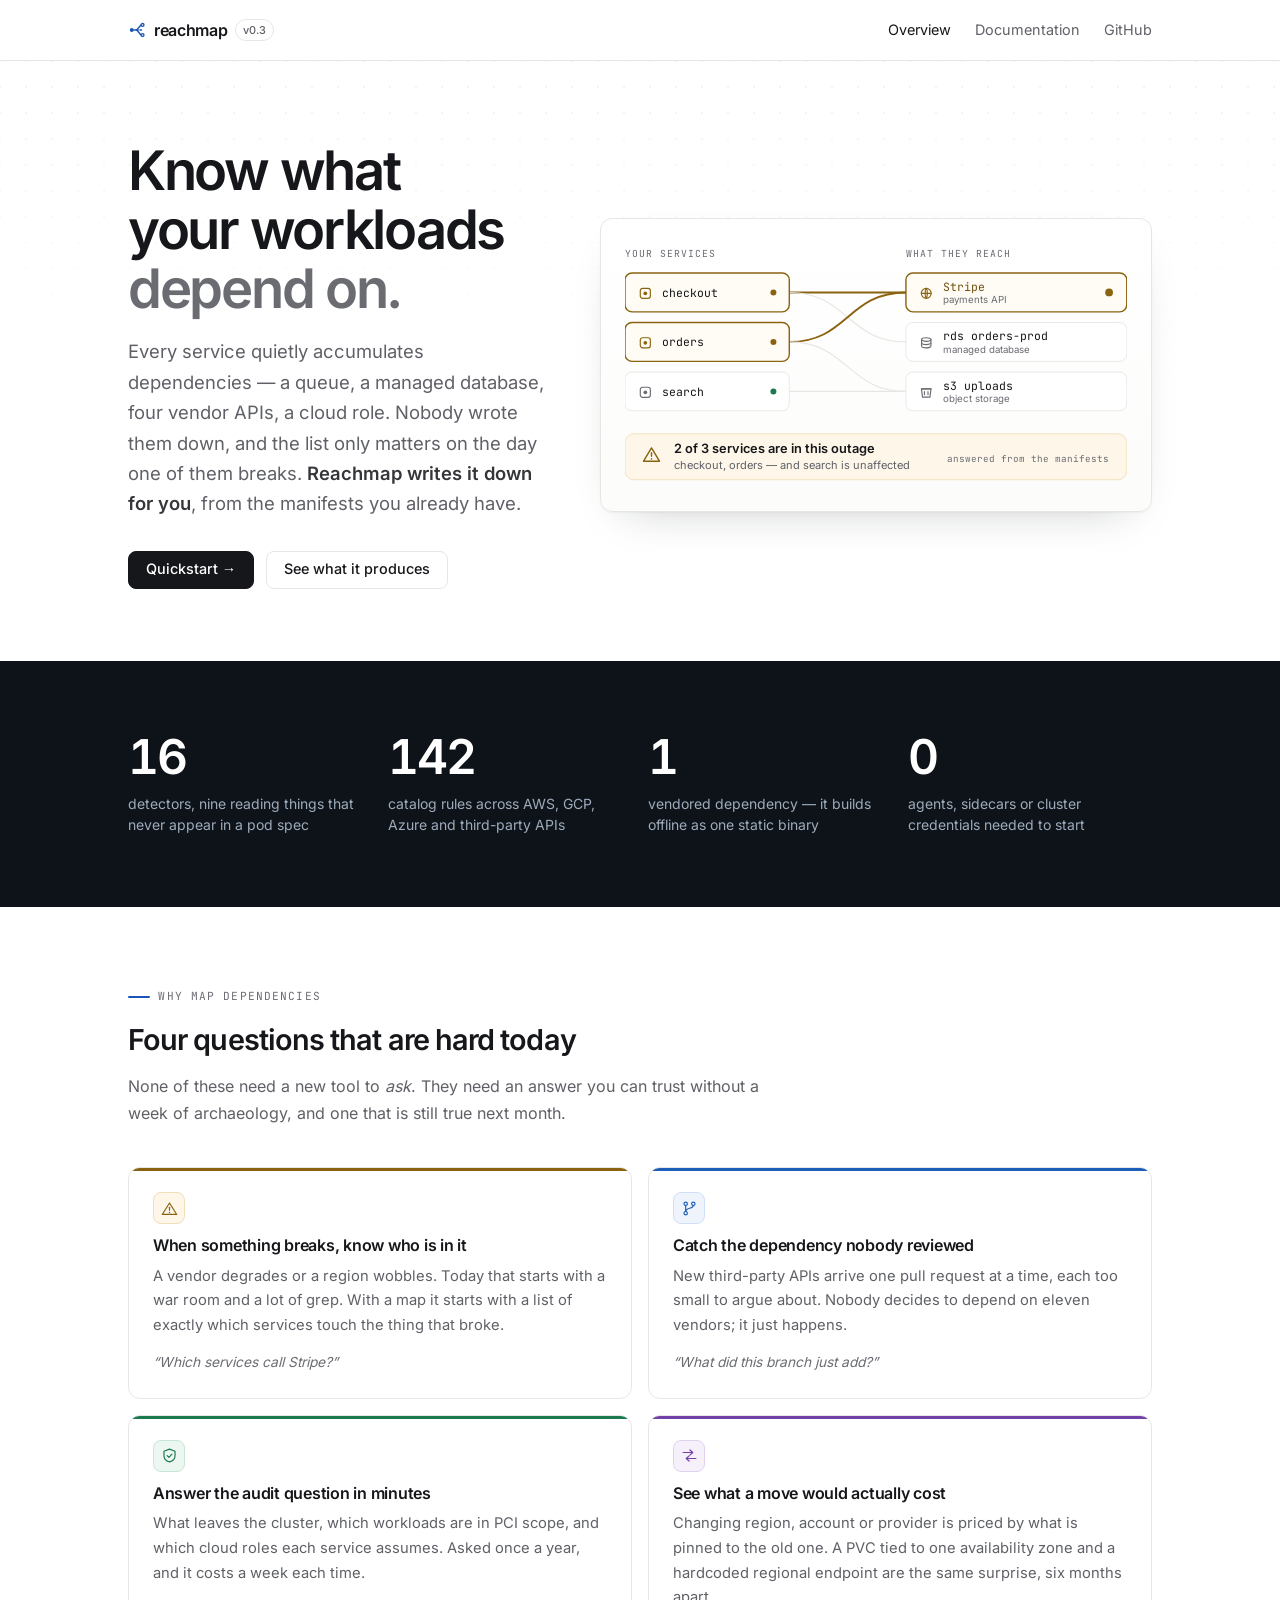
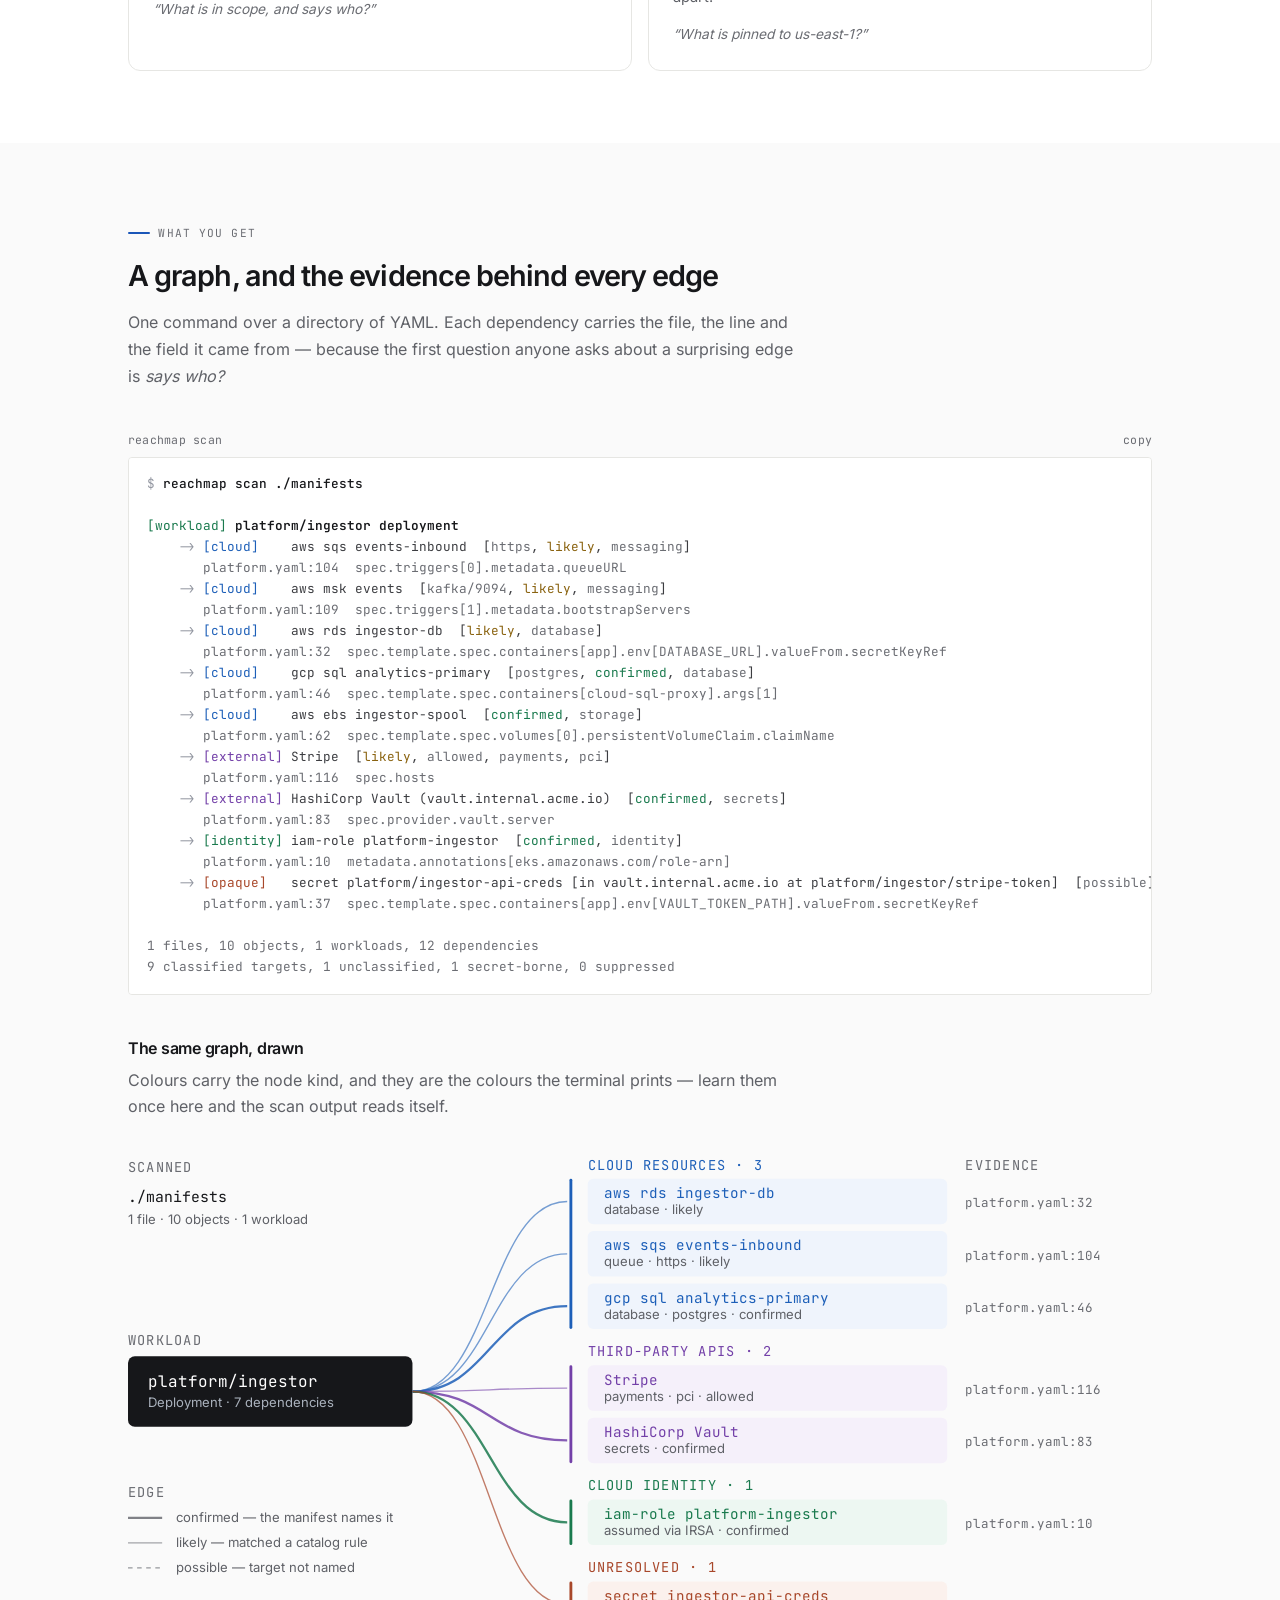
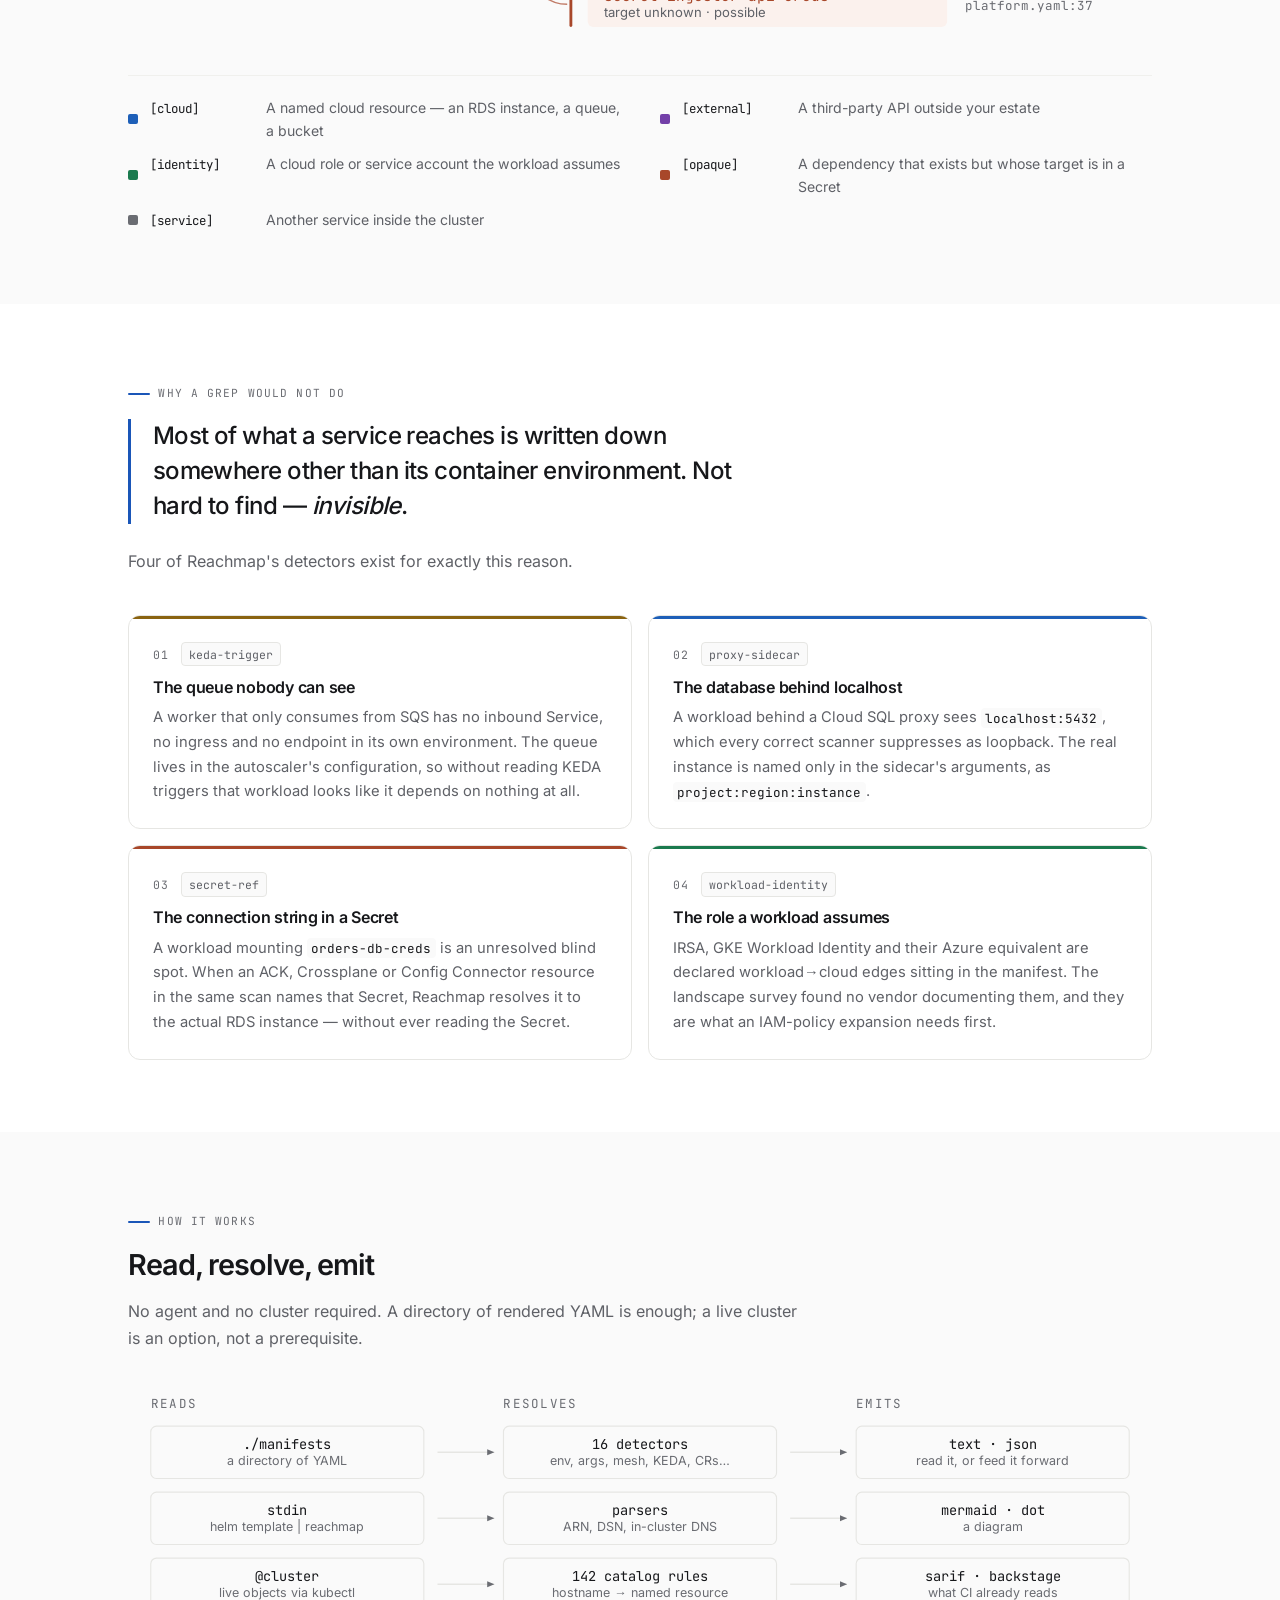
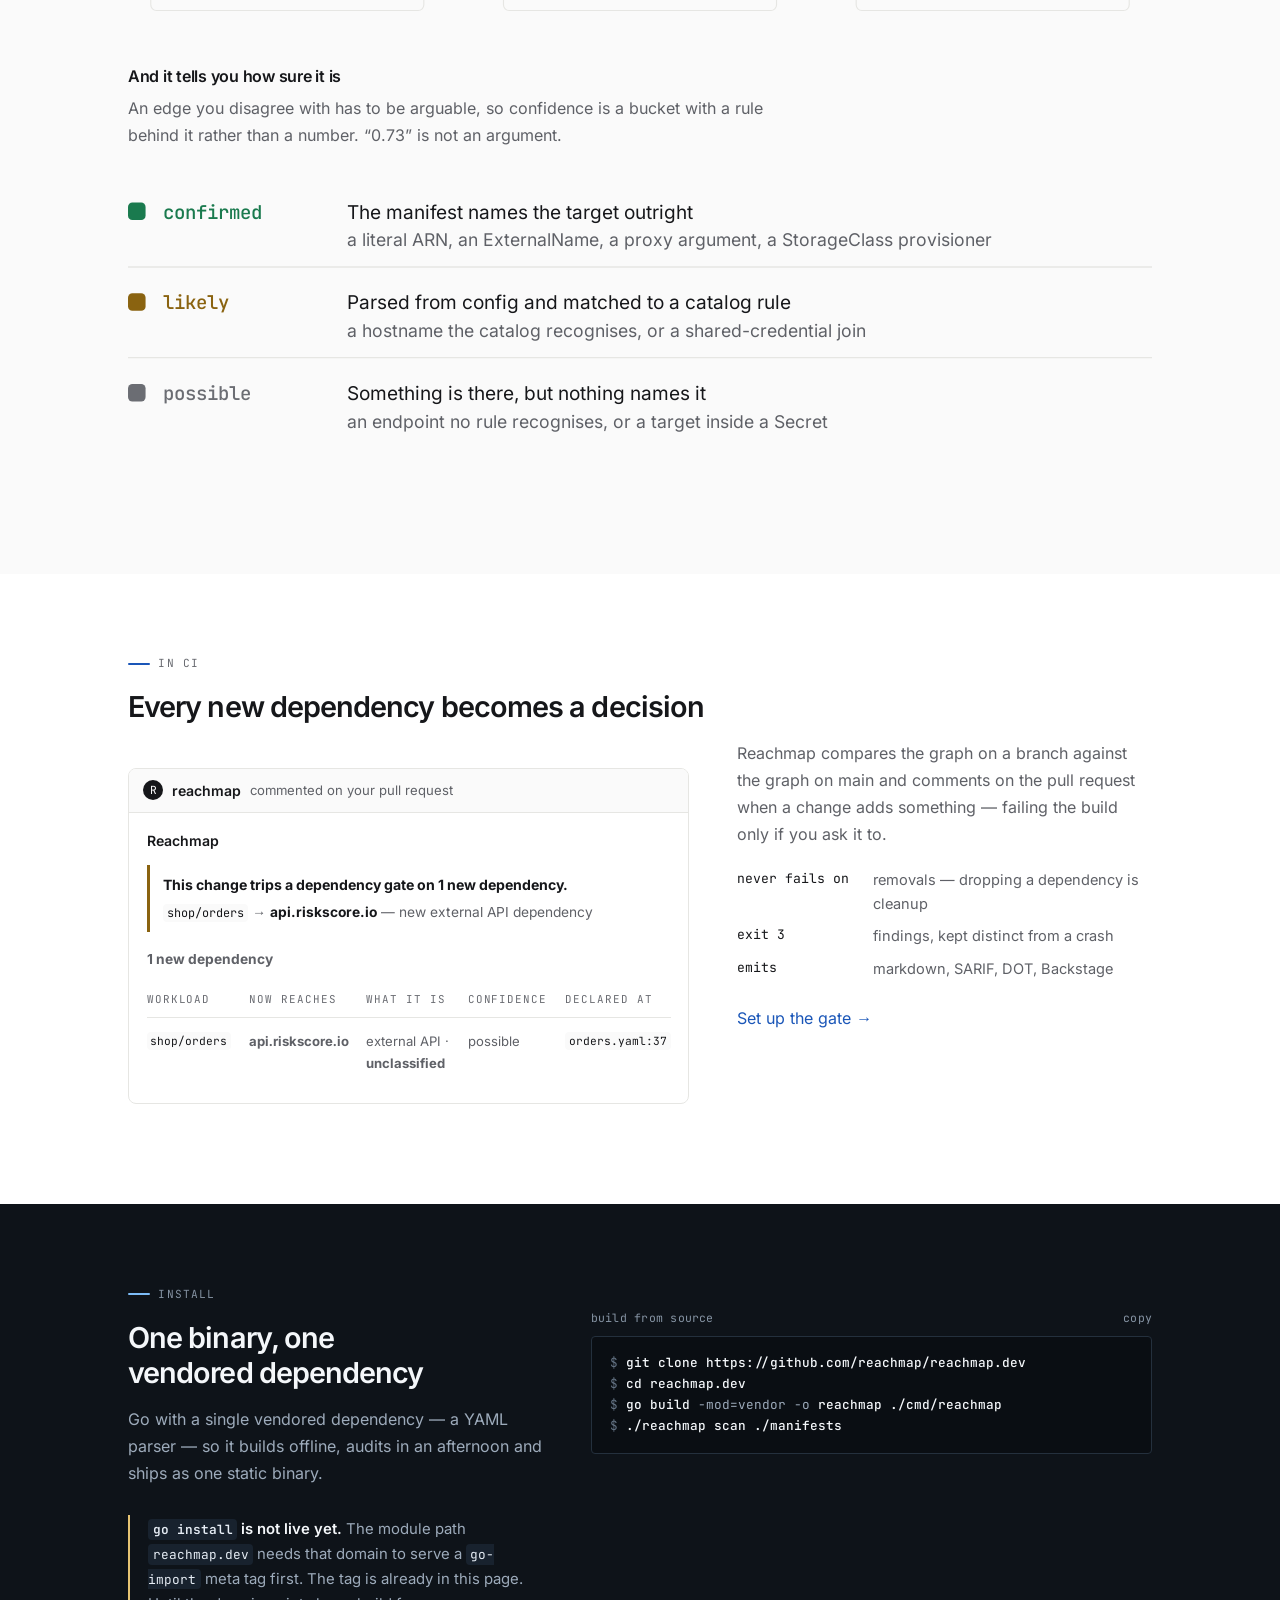
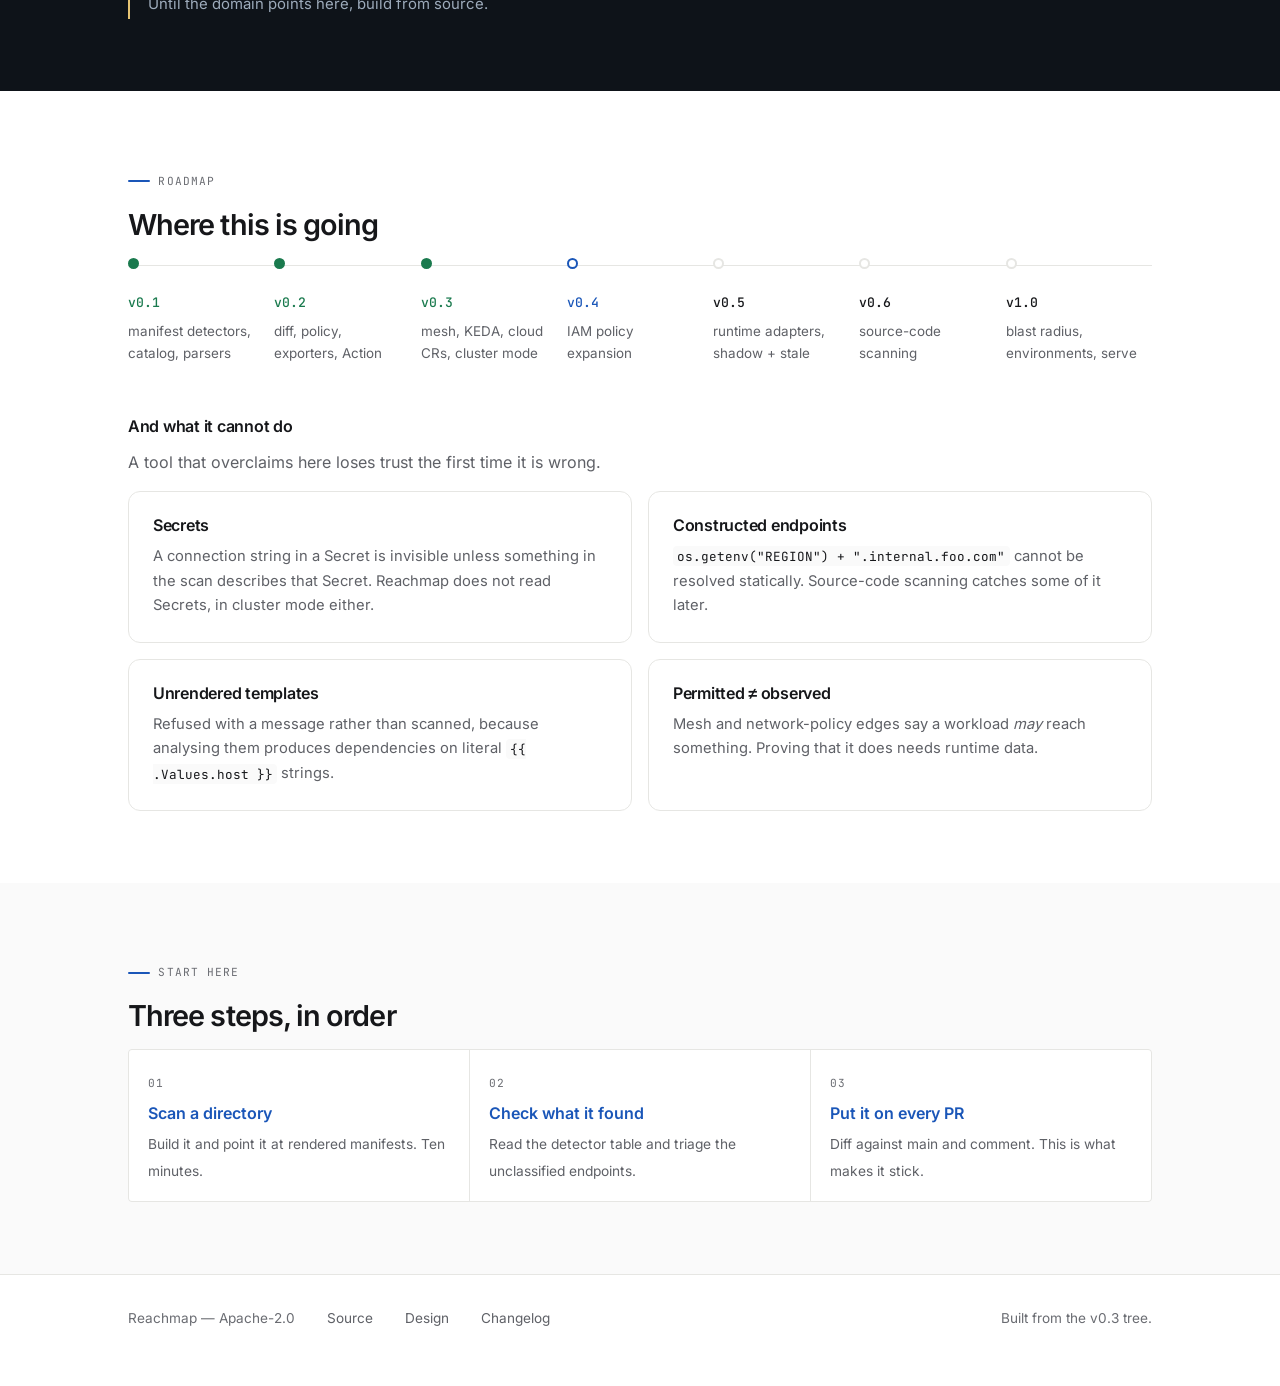
<file: index.html>
<!doctype html>
<html lang="en">
<head>
  <meta charset="utf-8">
  <meta name="viewport" content="width=device-width, initial-scale=1">
  <title>Reachmap — know what your workloads depend on</title>
  <meta name="description" content="A dependency mapper for Kubernetes. Catalogs every cloud service, internal service and third-party API your workloads reach, so you can answer what breaks when something else does — with the file and line behind every claim.">
  <meta property="og:title" content="Reachmap — know what your workloads depend on">
  <meta property="og:description" content="A dependency mapper for Kubernetes. Catalogs every cloud service, internal service and third-party API your workloads reach, so you can answer what breaks when something else does — with the file and line behind every claim.">
  <meta property="og:type" content="website">
  <meta property="og:image" content="https://reachmap.github.io/reachmap.dev-website/assets/og.png">
  <meta property="og:image:width" content="1200">
  <meta property="og:image:height" content="630">
  <meta name="twitter:card" content="summary_large_image">
  <meta name="go-import" content="reachmap.dev git https://github.com/reachmap/reachmap.dev">
  <meta name="go-source" content="reachmap.dev https://github.com/reachmap/reachmap.dev https://github.com/reachmap/reachmap.dev/tree/main{/dir} https://github.com/reachmap/reachmap.dev/blob/main{/dir}/{file}#L{line}">
  <link rel="icon" href="assets/favicon.svg" type="image/svg+xml">
  <link rel="apple-touch-icon" href="assets/icon-180.png">
  <meta name="theme-color" content="#ffffff">
  <link rel="preload" href="assets/fonts/inter-latin-var.woff2" as="font" type="font/woff2" crossorigin>
  <link rel="preload" href="assets/fonts/jetbrains-mono-latin-var.woff2" as="font" type="font/woff2" crossorigin>
  <link rel="stylesheet" href="assets/style.css">
</head>
<body>
<a class="skip" href="#main">Skip to content</a>
<header class="site-head">
  <div class="wrap">
    <a class="brand" href="index.html">
      <svg class="mark" viewBox="0 0 24 24" fill="none" stroke="currentColor" stroke-width="1.8" stroke-linecap="round" aria-hidden="true"><circle cx="5" cy="12" r="2.6" fill="currentColor" stroke="none"/><path d="M7.6 12h4"/><path d="M11.6 12 17 5.6"/><path d="M11.6 12 17 18.4"/><path d="M11.6 12H19" stroke-dasharray="2 2.4"/><circle cx="19.4" cy="5.2" r="1.9"/><circle cx="19.4" cy="18.8" r="1.9"/></svg>reachmap<span class="ver">v0.3</span>
    </a>
    <nav class="site-nav">
      <a href="index.html" class="nav-home" aria-current="page">Overview</a>
      <a href="docs/index.html">Documentation</a>
      <a class="gh" href="https://github.com/reachmap/reachmap.dev">GitHub</a>
    </nav>
  </div>
</header>
<main id="main">

<section class="hero">
  <div class="wrap">
    <div class="hero-grid">
      <div>
        <h1>Know what your workloads<br><span class="dim">depend on.</span></h1>
        <p class="lede">
          Every service quietly accumulates dependencies &mdash; a queue, a managed
          database, four vendor APIs, a cloud role. Nobody wrote them down, and the list
          only matters on the day one of them breaks.
          <strong>Reachmap writes it down for you</strong>, from the manifests you already have.
        </p>
        <div class="cta-row">
          <a class="btn btn-primary" href="docs/quickstart.html">Quickstart &rarr;</a>
          <a class="btn" href="#what-you-get">See what it produces</a>
        </div>
      </div>
      <div class="hero-art"><figure class="dia dia-seq"><div class="dia-scroll"><div class="dia-inner" style="min-width:480px"><svg class="dia-svg" viewBox="0 0 568 276" role="img" aria-labelledby="t69ee3e4d db9be7ef6" preserveAspectRatio="xMidYMid meet"><title id="t69ee3e4d">Blast radius of one degraded dependency</title><desc id="db9be7ef6">Three services on the left — checkout, orders and search — connect to three shared dependencies on the right: the Stripe payments API, a managed database and object storage. Stripe is marked as degraded, and the edges from checkout and orders to it are highlighted, showing those two services are in the outage and search is not.</desc><g class="br"><path d="M186 56.0 C252.0 56.0, 252.0 56.0, 318 56.0" pathLength="1" class="br-edge br-hot"/><path d="M186 56.0 C252.0 56.0, 252.0 56.0, 318 56.0" pathLength="1" class="br-impact"/><path d="M186 56.0 C252.0 56.0, 252.0 112.0, 318 112.0" pathLength="1" class="br-edge br-cold"/><path d="M186 112.0 C252.0 112.0, 252.0 56.0, 318 56.0" pathLength="1" class="br-edge br-hot"/><path d="M186 112.0 C252.0 112.0, 252.0 56.0, 318 56.0" pathLength="1" class="br-impact"/><path d="M186 112.0 C252.0 112.0, 252.0 168.0, 318 168.0" pathLength="1" class="br-edge br-cold"/><path d="M186 168.0 C252.0 168.0, 252.0 168.0, 318 168.0" pathLength="1" class="br-edge br-cold"/><text x="0" y="16" class="br-cap br-p1">YOUR SERVICES</text><g class="br-node br-p1 br-hit"><rect x="0" y="34" width="186" height="44" rx="8" class="br-box"/><g transform="translate(15 49)" class="g-icon " fill="none" stroke="currentColor" stroke-width="1.3" stroke-linecap="round" stroke-linejoin="round"><rect x="2.3" y="2.3" width="11.4" height="11.4" rx="2.6"/><circle cx="8" cy="8" r="2.1" fill="currentColor" stroke="none"/></g><text x="42" y="61" class="br-name">checkout</text><circle cx="168" cy="56" r="3.4" class="br-status"/></g><g class="br-node br-p1 br-hit"><rect x="0" y="90" width="186" height="44" rx="8" class="br-box"/><g transform="translate(15 105)" class="g-icon " fill="none" stroke="currentColor" stroke-width="1.3" stroke-linecap="round" stroke-linejoin="round"><rect x="2.3" y="2.3" width="11.4" height="11.4" rx="2.6"/><circle cx="8" cy="8" r="2.1" fill="currentColor" stroke="none"/></g><text x="42" y="117" class="br-name">orders</text><circle cx="168" cy="112" r="3.4" class="br-status"/></g><g class="br-node br-p1 "><rect x="0" y="146" width="186" height="44" rx="8" class="br-box"/><g transform="translate(15 161)" class="g-icon " fill="none" stroke="currentColor" stroke-width="1.3" stroke-linecap="round" stroke-linejoin="round"><rect x="2.3" y="2.3" width="11.4" height="11.4" rx="2.6"/><circle cx="8" cy="8" r="2.1" fill="currentColor" stroke="none"/></g><text x="42" y="173" class="br-name">search</text><circle cx="168" cy="168" r="3.4" class="br-status"/></g><text x="318" y="16" class="br-cap br-p1">WHAT THEY REACH</text><g class="br-node br-p1 br-down"><rect x="318" y="34" width="250" height="44" rx="8" class="br-box"/><g transform="translate(333 49)" class="g-icon " fill="none" stroke="currentColor" stroke-width="1.3" stroke-linecap="round" stroke-linejoin="round"><circle cx="8" cy="8" r="5.6"/><path d="M2.6 8h10.8"/><path d="M8 2.4c1.7 1.9 1.7 9.3 0 11.2"/><path d="M8 2.4c-1.7 1.9-1.7 9.3 0 11.2"/></g><text x="360" y="54" class="br-name">Stripe</text><text x="360" y="68" class="br-kind">payments API</text></g><g class="br-node br-p1 "><rect x="318" y="90" width="250" height="44" rx="8" class="br-box"/><g transform="translate(333 105)" class="g-icon " fill="none" stroke="currentColor" stroke-width="1.3" stroke-linecap="round" stroke-linejoin="round"><ellipse cx="8" cy="4.3" rx="5.3" ry="2"/><path d="M2.7 4.3v7.4c0 1.1 2.4 2 5.3 2s5.3-.9 5.3-2V4.3"/><path d="M2.7 8c0 1.1 2.4 2 5.3 2s5.3-.9 5.3-2"/></g><text x="360" y="110" class="br-name">rds orders-prod</text><text x="360" y="124" class="br-kind">managed database</text></g><g class="br-node br-p1 "><rect x="318" y="146" width="250" height="44" rx="8" class="br-box"/><g transform="translate(333 161)" class="g-icon " fill="none" stroke="currentColor" stroke-width="1.3" stroke-linecap="round" stroke-linejoin="round"><path d="M2.6 4.2h10.8l-1.2 9.2H3.8L2.6 4.2Z"/><path d="M2.6 4.2h10.8"/><path d="M6 7.2v3.4M10 7.2v3.4"/></g><text x="360" y="166" class="br-name">s3 uploads</text><text x="360" y="180" class="br-kind">object storage</text></g><g class="br-alarm"><circle cx="548" cy="56" r="13" class="br-ring"/><circle cx="548" cy="56" r="4.4" class="br-dot"/></g><g class="br-answer"><rect x="0" y="216" width="568" height="52" rx="10" class="br-result"/><g transform="translate(20 230)" class="br-bang" fill="none" stroke="currentColor" stroke-width="1.6" stroke-linecap="round" stroke-linejoin="round"><path d="M10 2 19 17H1L10 2Z"/><path d="M10 7.5v4"/><circle cx="10" cy="14.4" r=".9" fill="currentColor" stroke="none"/></g><text x="56" y="238" class="br-verdict">2 of 3 services are in this outage</text><text x="56" y="256" class="br-who">checkout, orders &mdash; and search is unaffected</text><text x="548" y="248" class="br-took" text-anchor="end">answered from the manifests</text></g></g></svg></div></div></figure></div>
    </div>
  </div>
</section>

<section class="band-ink">
  <div class="wrap">
    <div class="stats"><div class="stat"><span class="s-num">16<span class="s-unit"></span></span>
        <span class="s-label">detectors, nine reading things that never appear in a pod spec</span></div><div class="stat"><span class="s-num">142<span class="s-unit"></span></span>
        <span class="s-label">catalog rules across AWS, GCP, Azure and third-party APIs</span></div><div class="stat"><span class="s-num">1<span class="s-unit"></span></span>
        <span class="s-label">vendored dependency — it builds offline as one static binary</span></div><div class="stat"><span class="s-num">0<span class="s-unit"></span></span>
        <span class="s-label">agents, sidecars or cluster credentials needed to start</span></div></div>
  </div>
</section>

<section class="plain">
  <div class="wrap">
    <div class="eyebrow">Why map dependencies</div>
    <h2>Four questions that are hard today</h2>
    <p class="sec-intro">
      None of these need a new tool to <em>ask</em>. They need an answer you can trust
      without a week of archaeology, and one that is still true next month.
    </p>
    <div class="cards cards-2"><div class="card t-a"><span class="c-chip"><svg class="p-icon" viewBox="0 0 20 20" fill="none" stroke="currentColor" stroke-width="1.4" stroke-linecap="round" stroke-linejoin="round" aria-hidden="true"><path d="M10 3.5 18.5 17H1.5L10 3.5Z"/><path d="M10 8.5v3.5"/><circle cx="10" cy="14.6" r=".9" class="i-dot"/></svg></span>
        <h3>When something breaks, know who is in it</h3><p>A vendor degrades or a region wobbles. Today that starts with a war room and a lot of grep. With a map it starts with a list of exactly which services touch the thing that broke.</p><span class="c-q">&ldquo;Which services call Stripe?&rdquo;</span></div><div class="card t-b"><span class="c-chip"><svg class="p-icon" viewBox="0 0 20 20" fill="none" stroke="currentColor" stroke-width="1.4" stroke-linecap="round" stroke-linejoin="round" aria-hidden="true"><circle cx="5.5" cy="4.5" r="2"/><circle cx="5.5" cy="15.5" r="2"/><circle cx="14.5" cy="4.5" r="2"/><path d="M5.5 6.5v7"/><path d="M14.5 6.5c0 4-9 2.5-9 7"/></svg></span>
        <h3>Catch the dependency nobody reviewed</h3><p>New third-party APIs arrive one pull request at a time, each too small to argue about. Nobody decides to depend on eleven vendors; it just happens.</p><span class="c-q">&ldquo;What did this branch just add?&rdquo;</span></div><div class="card t-g"><span class="c-chip"><svg class="p-icon" viewBox="0 0 20 20" fill="none" stroke="currentColor" stroke-width="1.4" stroke-linecap="round" stroke-linejoin="round" aria-hidden="true"><path d="M10 2.5 16.5 5v5.2c0 3.6-2.6 6.2-6.5 7.3-3.9-1.1-6.5-3.7-6.5-7.3V5L10 2.5Z"/><path d="M7.2 10.1 9.3 12.2l3.6-3.8"/></svg></span>
        <h3>Answer the audit question in minutes</h3><p>What leaves the cluster, which workloads are in PCI scope, and which cloud roles each service assumes. Asked once a year, and it costs a week each time.</p><span class="c-q">&ldquo;What is in scope, and says who?&rdquo;</span></div><div class="card t-p"><span class="c-chip"><svg class="p-icon" viewBox="0 0 20 20" fill="none" stroke="currentColor" stroke-width="1.4" stroke-linecap="round" stroke-linejoin="round" aria-hidden="true"><path d="M2.5 6.5h11"/><path d="M10.5 3.5 13.8 6.5 10.5 9.5"/><path d="M17.5 13.5h-11"/><path d="M9.5 10.5 6.2 13.5 9.5 16.5"/></svg></span>
        <h3>See what a move would actually cost</h3><p>Changing region, account or provider is priced by what is pinned to the old one. A PVC tied to one availability zone and a hardcoded regional endpoint are the same surprise, six months apart.</p><span class="c-q">&ldquo;What is pinned to us-east-1?&rdquo;</span></div></div>
  </div>
</section>

<section class="band-soft" id="what-you-get">
  <div class="wrap">
    <div class="eyebrow">What you get</div>
    <h2>A graph, and the evidence behind every edge</h2>
    <p class="sec-intro">
      One command over a directory of YAML. Each dependency carries the file, the line and
      the field it came from &mdash; because the first question anyone asks about a
      surprising edge is <em>says who?</em>
    </p>

    <div class="term">
  <div class="term-bar">
    <span class="dot"></span><span class="dot"></span><span class="dot"></span>
    <span class="label">reachmap scan</span><button class="copy" type="button">copy</button>
  </div>
  <pre><code><span class="t-prompt">$</span> <span class="t-cmd">reachmap</span> <span class="t-cmd">scan</span> <span class="t-cmd">./manifests</span>

<span class="t-ident">[workload]</span><span class="t-src"> platform/ingestor deployment</span>
    <span class="t-arrow">-&gt;</span> <span class="t-cloud">[cloud]    </span>aws sqs events-inbound  [<span class="t-meta">https</span>, <span class="t-likely">likely</span>, <span class="t-meta">messaging</span>]
<span class="t-meta">       platform.yaml:104  spec.triggers[0].metadata.queueURL</span>
    <span class="t-arrow">-&gt;</span> <span class="t-cloud">[cloud]    </span>aws msk events  [<span class="t-meta">kafka/9094</span>, <span class="t-likely">likely</span>, <span class="t-meta">messaging</span>]
<span class="t-meta">       platform.yaml:109  spec.triggers[1].metadata.bootstrapServers</span>
    <span class="t-arrow">-&gt;</span> <span class="t-cloud">[cloud]    </span>aws rds ingestor-db  [<span class="t-likely">likely</span>, <span class="t-meta">database</span>]
<span class="t-meta">       platform.yaml:32  spec.template.spec.containers[app].env[DATABASE_URL].valueFrom.secretKeyRef</span>
    <span class="t-arrow">-&gt;</span> <span class="t-cloud">[cloud]    </span>gcp sql analytics-primary  [<span class="t-meta">postgres</span>, <span class="t-conf">confirmed</span>, <span class="t-meta">database</span>]
<span class="t-meta">       platform.yaml:46  spec.template.spec.containers[cloud-sql-proxy].args[1]</span>
    <span class="t-arrow">-&gt;</span> <span class="t-cloud">[cloud]    </span>aws ebs ingestor-spool  [<span class="t-conf">confirmed</span>, <span class="t-meta">storage</span>]
<span class="t-meta">       platform.yaml:62  spec.template.spec.volumes[0].persistentVolumeClaim.claimName</span>
    <span class="t-arrow">-&gt;</span> <span class="t-ext">[external] </span>Stripe  [<span class="t-likely">likely</span>, <span class="t-meta">allowed</span>, <span class="t-meta">payments</span>, <span class="t-meta">pci</span>]
<span class="t-meta">       platform.yaml:116  spec.hosts</span>
    <span class="t-arrow">-&gt;</span> <span class="t-ext">[external] </span>HashiCorp Vault (vault.internal.acme.io)  [<span class="t-conf">confirmed</span>, <span class="t-meta">secrets</span>]
<span class="t-meta">       platform.yaml:83  spec.provider.vault.server</span>
    <span class="t-arrow">-&gt;</span> <span class="t-ident">[identity] </span>iam-role platform-ingestor  [<span class="t-conf">confirmed</span>, <span class="t-meta">identity</span>]
<span class="t-meta">       platform.yaml:10  metadata.annotations[eks.amazonaws.com/role-arn]</span>
    <span class="t-arrow">-&gt;</span> <span class="t-opaque">[opaque]   </span>secret platform/ingestor-api-creds [in vault.internal.acme.io at platform/ingestor/stripe-token]  [<span class="t-poss">possible</span>]
<span class="t-meta">       platform.yaml:37  spec.template.spec.containers[app].env[VAULT_TOKEN_PATH].valueFrom.secretKeyRef</span>

<span class="t-meta">1 files, 10 objects, 1 workloads, 12 dependencies</span>
<span class="t-meta">9 classified targets, 1 unclassified, 1 secret-borne, 0 suppressed</span></code></pre>
</div>

    <h3 style="font-size:1rem; margin:2.75rem 0 .5rem">The same graph, drawn</h3>
    <p class="sec-intro" style="margin-bottom:1rem">
      Colours carry the node kind, and they are the colours the terminal prints &mdash;
      learn them once here and the scan output reads itself.
    </p>
    <figure class="dia dia-seq"><div class="dia-scroll"><div class="dia-inner" style="min-width:740px"><svg class="dia-svg" viewBox="0 0 900 424" role="img" aria-labelledby="tb25acefd dbb369de7" preserveAspectRatio="xMidYMid meet"><title id="tb25acefd">The reach graph a scan produces</title><desc id="dbb369de7">The workload platform/ingestor on the left connects to seven targets, grouped by kind: three cloud resources, two third-party APIs, one cloud identity, and one unresolved secret reference. Each target shows its category, protocol and confidence, and each carries the file and line it was found at. Edge weight shows confidence: heavier for confirmed, lighter for likely, dashed where the target could not be named.</desc><g class="rg"><g class="rg-aside" style="--i:0"><text x="0" y="14" class="rg-cap">SCANNED</text><text x="0" y="40" class="rg-src">./manifests</text><text x="0" y="60" class="rg-key">1 file &middot; 10 objects &middot; 1 workload</text><text x="0" y="166" class="rg-cap">WORKLOAD</text><rect x="0" y="176" width="250" height="62" rx="6" class="rg-wl"/><text x="18" y="203" class="rg-wl-name">platform/ingestor</text><text x="18" y="221" class="rg-wl-sub">Deployment &middot; 7 dependencies</text></g><text x="736" y="12" class="rg-cap rg-ev-cap rg-aside" style="--i:0">EVIDENCE</text><g class="rg-grp" style="--i:1"><rect x="388" y="20" width="2.5" height="132" rx="1.25" class="rg-rail rg-cloud"/><text x="404" y="12" class="rg-cap rg-cloud">CLOUD RESOURCES &middot; 3</text></g><g class="rg-row" style="--i:2"><path d="M250 207 C318.0 207, 318.0 40.0, 386 40.0" pathLength="1" class="rg-edge rg-likely e-cloud"/><rect x="404" y="20" width="316" height="40" rx="5" class="rg-node rg-cloud"/><text x="418" y="37" class="rg-name rg-cloud">aws rds ingestor-db</text><text x="418" y="51" class="rg-sub">database · likely</text><text x="736" y="45" class="rg-ev">platform.yaml:32</text></g><g class="rg-row" style="--i:3"><path d="M250 207 C318.0 207, 318.0 86.0, 386 86.0" pathLength="1" class="rg-edge rg-likely e-cloud"/><rect x="404" y="66" width="316" height="40" rx="5" class="rg-node rg-cloud"/><text x="418" y="83" class="rg-name rg-cloud">aws sqs events-inbound</text><text x="418" y="97" class="rg-sub">queue · https · likely</text><text x="736" y="91" class="rg-ev">platform.yaml:104</text></g><g class="rg-row" style="--i:4"><path d="M250 207 C318.0 207, 318.0 132.0, 386 132.0" pathLength="1" class="rg-edge rg-conf e-cloud"/><rect x="404" y="112" width="316" height="40" rx="5" class="rg-node rg-cloud"/><text x="418" y="129" class="rg-name rg-cloud">gcp sql analytics-primary</text><text x="418" y="143" class="rg-sub">database · postgres · confirmed</text><text x="736" y="137" class="rg-ev">platform.yaml:46</text></g><g class="rg-grp" style="--i:5"><rect x="388" y="184" width="2.5" height="86" rx="1.25" class="rg-rail rg-ext"/><text x="404" y="176" class="rg-cap rg-ext">THIRD-PARTY APIS &middot; 2</text></g><g class="rg-row" style="--i:6"><path d="M250 207 C318.0 207, 318.0 204.0, 386 204.0" pathLength="1" class="rg-edge rg-likely e-ext"/><rect x="404" y="184" width="316" height="40" rx="5" class="rg-node rg-ext"/><text x="418" y="201" class="rg-name rg-ext">Stripe</text><text x="418" y="215" class="rg-sub">payments · pci · allowed</text><text x="736" y="209" class="rg-ev">platform.yaml:116</text></g><g class="rg-row" style="--i:7"><path d="M250 207 C318.0 207, 318.0 250.0, 386 250.0" pathLength="1" class="rg-edge rg-conf e-ext"/><rect x="404" y="230" width="316" height="40" rx="5" class="rg-node rg-ext"/><text x="418" y="247" class="rg-name rg-ext">HashiCorp Vault</text><text x="418" y="261" class="rg-sub">secrets · confirmed</text><text x="736" y="255" class="rg-ev">platform.yaml:83</text></g><g class="rg-grp" style="--i:8"><rect x="388" y="302" width="2.5" height="40" rx="1.25" class="rg-rail rg-ident"/><text x="404" y="294" class="rg-cap rg-ident">CLOUD IDENTITY &middot; 1</text></g><g class="rg-row" style="--i:9"><path d="M250 207 C318.0 207, 318.0 322.0, 386 322.0" pathLength="1" class="rg-edge rg-conf e-ident"/><rect x="404" y="302" width="316" height="40" rx="5" class="rg-node rg-ident"/><text x="418" y="319" class="rg-name rg-ident">iam-role platform-ingestor</text><text x="418" y="333" class="rg-sub">assumed via IRSA · confirmed</text><text x="736" y="327" class="rg-ev">platform.yaml:10</text></g><g class="rg-grp" style="--i:10"><rect x="388" y="374" width="2.5" height="40" rx="1.25" class="rg-rail rg-opaque"/><text x="404" y="366" class="rg-cap rg-opaque">UNRESOLVED &middot; 1</text></g><g class="rg-row" style="--i:11"><path d="M250 207 C318.0 207, 318.0 394.0, 386 394.0" pathLength="1" class="rg-edge rg-poss e-opaque"/><rect x="404" y="374" width="316" height="40" rx="5" class="rg-node rg-opaque"/><text x="418" y="391" class="rg-name rg-opaque">secret ingestor-api-creds</text><text x="418" y="405" class="rg-sub">target unknown · possible</text><text x="736" y="399" class="rg-ev">platform.yaml:37</text></g><g class="rg-aside" style="--i:12"><text x="0" y="300" class="rg-cap">EDGE</text><line x1="0" y1="318" x2="30" y2="318" class="rg-edge rg-conf rg-key-line"/><text x="42" y="322" class="rg-key">confirmed — the manifest names it</text><line x1="0" y1="340" x2="30" y2="340" class="rg-edge rg-likely rg-key-line"/><text x="42" y="344" class="rg-key">likely — matched a catalog rule</text><line x1="0" y1="362" x2="30" y2="362" class="rg-edge rg-poss rg-key-line"/><text x="42" y="366" class="rg-key">possible — target not named</text></g></g></svg></div></div></figure>
    <div class="legend legend-wide"><div class="lg-row"><span class="lg-swatch lg-cloud"></span><code class="lg-tag">[cloud]</code><span class="lg-desc">A named cloud resource — an RDS instance, a queue, a bucket</span></div><div class="lg-row"><span class="lg-swatch lg-ext"></span><code class="lg-tag">[external]</code><span class="lg-desc">A third-party API outside your estate</span></div><div class="lg-row"><span class="lg-swatch lg-ident"></span><code class="lg-tag">[identity]</code><span class="lg-desc">A cloud role or service account the workload assumes</span></div><div class="lg-row"><span class="lg-swatch lg-opaque"></span><code class="lg-tag">[opaque]</code><span class="lg-desc">A dependency that exists but whose target is in a Secret</span></div><div class="lg-row"><span class="lg-swatch lg-svc"></span><code class="lg-tag">[service]</code><span class="lg-desc">Another service inside the cluster</span></div></div>
  </div>
</section>

<section class="plain">
  <div class="wrap">
    <div class="eyebrow">Why a grep would not do</div>
    <p class="pull">
      Most of what a service reaches is written down somewhere other than its container
      environment. Not hard to find &mdash; <em>invisible</em>.
    </p>
    <p class="sec-intro">
      Four of Reachmap's detectors exist for exactly this reason.
    </p>
    <div class="cards cards-2"><div class="card t-a"><span class="c-num">01</span>
        <span class="c-det">keda-trigger</span>
        <h3 style="margin-top:.7rem">The queue nobody can see</h3><p>A worker that only consumes from SQS has no inbound Service, no ingress and no endpoint in its own environment. The queue lives in the autoscaler's configuration, so without reading KEDA triggers that workload looks like it depends on nothing at all.</p></div><div class="card t-b"><span class="c-num">02</span>
        <span class="c-det">proxy-sidecar</span>
        <h3 style="margin-top:.7rem">The database behind localhost</h3><p>A workload behind a Cloud SQL proxy sees <code>localhost:5432</code>, which every correct scanner suppresses as loopback. The real instance is named only in the sidecar's arguments, as <code>project:region:instance</code>.</p></div><div class="card t-c"><span class="c-num">03</span>
        <span class="c-det">secret-ref</span>
        <h3 style="margin-top:.7rem">The connection string in a Secret</h3><p>A workload mounting <code>orders-db-creds</code> is an unresolved blind spot. When an ACK, Crossplane or Config Connector resource in the same scan names that Secret, Reachmap resolves it to the actual RDS instance &mdash; without ever reading the Secret.</p></div><div class="card t-g"><span class="c-num">04</span>
        <span class="c-det">workload-identity</span>
        <h3 style="margin-top:.7rem">The role a workload assumes</h3><p>IRSA, GKE Workload Identity and their Azure equivalent are declared workload&rarr;cloud edges sitting in the manifest. The landscape survey found no vendor documenting them, and they are what an IAM-policy expansion needs first.</p></div></div>
  </div>
</section>

<section class="band-soft">
  <div class="wrap">
    <div class="eyebrow">How it works</div>
    <h2>Read, resolve, emit</h2>
    <p class="sec-intro">
      No agent and no cluster required. A directory of rendered YAML is enough; a live
      cluster is an option, not a prerequisite.
    </p>
    <figure class="dia "><div class="dia-scroll"><div class="dia-inner" style="min-width:810px"><svg class="dia-svg" viewBox="0 0 900 200" role="img" aria-labelledby="t179f091a dc845013e" preserveAspectRatio="xMidYMid meet"><title id="t179f091a">How a scan flows</title><desc id="dc845013e">Three stages. Reads: a manifest directory, stdin, or a live cluster. Resolves: sixteen detectors, the ARN and DSN parsers, and 142 catalog rules. Emits: text and JSON, Mermaid and DOT diagrams, SARIF and Backstage entities.</desc><defs><marker id="rm-arrow" viewBox="0 0 8 8" refX="7" refY="4" markerWidth="6" markerHeight="6" orient="auto"><path d="M0 1 L7 4 L0 7" class="e-head"/></marker></defs><g><text x="20" y="14" class="d-cap">READS</text><rect x="20" y="30" width="240" height="46" rx="5" class="n-box stage"/><text x="140.0" y="50.0" class="n-label stage">./manifests</text><text x="140.0" y="64.0" class="n-sub">a directory of YAML</text><rect x="20" y="88" width="240" height="46" rx="5" class="n-box stage"/><text x="140.0" y="108.0" class="n-label stage">stdin</text><text x="140.0" y="122.0" class="n-sub">helm template | reachmap</text><rect x="20" y="146" width="240" height="46" rx="5" class="n-box stage"/><text x="140.0" y="166.0" class="n-label stage">@cluster</text><text x="140.0" y="180.0" class="n-sub">live objects via kubectl</text><text x="330" y="14" class="d-cap">RESOLVES</text><rect x="330" y="30" width="240" height="46" rx="5" class="n-box stage"/><text x="450.0" y="50.0" class="n-label stage">16 detectors</text><text x="450.0" y="64.0" class="n-sub">env, args, mesh, KEDA, CRs…</text><rect x="330" y="88" width="240" height="46" rx="5" class="n-box stage"/><text x="450.0" y="108.0" class="n-label stage">parsers</text><text x="450.0" y="122.0" class="n-sub">ARN, DSN, in-cluster DNS</text><rect x="330" y="146" width="240" height="46" rx="5" class="n-box stage"/><text x="450.0" y="166.0" class="n-label stage">142 catalog rules</text><text x="450.0" y="180.0" class="n-sub">hostname → named resource</text><text x="640" y="14" class="d-cap">EMITS</text><rect x="640" y="30" width="240" height="46" rx="5" class="n-box stage"/><text x="760.0" y="50.0" class="n-label stage">text · json</text><text x="760.0" y="64.0" class="n-sub">read it, or feed it forward</text><rect x="640" y="88" width="240" height="46" rx="5" class="n-box stage"/><text x="760.0" y="108.0" class="n-label stage">mermaid · dot</text><text x="760.0" y="122.0" class="n-sub">a diagram</text><rect x="640" y="146" width="240" height="46" rx="5" class="n-box stage"/><text x="760.0" y="166.0" class="n-label stage">sarif · backstage</text><text x="760.0" y="180.0" class="n-sub">what CI already reads</text><path d="M272 53 H322" class="e-line e-arrow pl-flow" marker-end="url(#rm-arrow)"/><path d="M582 53 H632" class="e-line e-arrow pl-flow" marker-end="url(#rm-arrow)"/><path d="M272 111 H322" class="e-line e-arrow pl-flow" marker-end="url(#rm-arrow)"/><path d="M582 111 H632" class="e-line e-arrow pl-flow" marker-end="url(#rm-arrow)"/><path d="M272 169 H322" class="e-line e-arrow pl-flow" marker-end="url(#rm-arrow)"/><path d="M582 169 H632" class="e-line e-arrow pl-flow" marker-end="url(#rm-arrow)"/></g></svg></div></div></figure>

    <h3 style="font-size:1rem; margin:3rem 0 .5rem">And it tells you how sure it is</h3>
    <p class="sec-intro" style="margin-bottom:0.5rem">
      An edge you disagree with has to be arguable, so confidence is a bucket with a rule
      behind it rather than a number. &ldquo;0.73&rdquo; is not an argument.
    </p>
    <figure class="dia "><div class="dia-scroll"><div class="dia-inner" style="min-width:600px"><svg class="dia-svg" viewBox="0 0 700 192" role="img" aria-labelledby="tdf0e5762 dc0396b10" preserveAspectRatio="xMidYMid meet"><title id="tdf0e5762">The three confidence buckets</title><desc id="dc0396b10">Confirmed: the manifest names the target outright. Likely: parsed from config and matched to a catalog rule. Possible: something is there but nothing names it.</desc><g><rect x="0" y="12" width="12" height="12" rx="3" class="cf-chip cf-conf"/><text x="24" y="23" class="cf-name cf-conf">confirmed</text><text x="150" y="23" class="cf-claim">The manifest names the target outright</text><text x="150" y="42" class="cf-eg">a literal ARN, an ExternalName, a proxy argument, a StorageClass provisioner</text><line x1="0" y1="56" x2="700" y2="56" class="d-rule"/><rect x="0" y="74" width="12" height="12" rx="3" class="cf-chip cf-likely"/><text x="24" y="85" class="cf-name cf-likely">likely</text><text x="150" y="85" class="cf-claim">Parsed from config and matched to a catalog rule</text><text x="150" y="104" class="cf-eg">a hostname the catalog recognises, or a shared-credential join</text><line x1="0" y1="118" x2="700" y2="118" class="d-rule"/><rect x="0" y="136" width="12" height="12" rx="3" class="cf-chip cf-poss"/><text x="24" y="147" class="cf-name cf-poss">possible</text><text x="150" y="147" class="cf-claim">Something is there, but nothing names it</text><text x="150" y="166" class="cf-eg">an endpoint no rule recognises, or a target inside a Secret</text></g></svg></div></div></figure>
  </div>
</section>

<section class="plain">
  <div class="wrap">
    <div class="eyebrow">In CI</div>
    <h2>Every new dependency becomes a decision</h2>
    <div class="split split-rev">
      <div><div class="pr-mock" aria-label="Illustration of the pull-request comment Reachmap leaves">
  <div class="pr-head">
    <span class="pr-avatar" aria-hidden="true">R</span>
    <span class="pr-who">reachmap</span>
    <span class="pr-when">commented on your pull request</span>
  </div>
  <div class="pr-body">
    <p class="pr-title">Reachmap</p>
    <div class="pr-warn">
      <strong>This change trips a dependency gate on 1 new dependency.</strong>
      <div><code>shop/orders</code> &rarr; <strong>api.riskscore.io</strong> &mdash; new external API dependency</div>
    </div>
    <p class="pr-sub"><strong>1 new dependency</strong></p>
    <div class="table-scroll"><table>
  <thead><tr><th>Workload</th><th>Now reaches</th><th>What it is</th><th>Confidence</th><th>Declared at</th></tr></thead>
  <tbody><tr>
    <td><code>shop/orders</code></td>
    <td><strong>api.riskscore.io</strong></td>
    <td>external API &middot; <strong>unclassified</strong></td>
    <td>possible</td>
    <td><code>orders.yaml:37</code></td>
  </tr></tbody>
</table></div>
  </div>
</div></div>
      <div>
        <p class="sec-intro">
          Reachmap compares the graph on a branch against the graph on main and comments on
          the pull request when a change adds something &mdash; failing the build only if
          you ask it to.
        </p>
        <dl class="kv" style="margin-bottom:1.5rem">
          <dt>never fails on</dt><dd>removals &mdash; dropping a dependency is cleanup</dd>
          <dt>exit 3</dt><dd>findings, kept distinct from a crash</dd>
          <dt>emits</dt><dd>markdown, SARIF, DOT, Backstage</dd>
        </dl>
        <p><a href="docs/ci.html">Set up the gate &rarr;</a></p>
      </div>
    </div>
  </div>
</section>

<section class="band-ink">
  <div class="wrap">
    <div class="split">
      <div>
        <div class="eyebrow">Install</div>
        <h2>One binary, one vendored dependency</h2>
        <p class="sec-intro">
          Go with a single vendored dependency &mdash; a YAML parser &mdash; so it builds
          offline, audits in an afternoon and ships as one static binary.
        </p>
        <div class="note warn" style="margin-bottom:0">
          <strong><code>go install</code> is not live yet.</strong> The module path
          <code>reachmap.dev</code> needs that domain to serve a <code>go-import</code> meta
          tag first. The tag is already in this page. Until the domain points here, build
          from source.
        </div>
      </div>
      <div><div class="term">
  <div class="term-bar">
    <span class="dot"></span><span class="dot"></span><span class="dot"></span>
    <span class="label">build from source</span><button class="copy" type="button">copy</button>
  </div>
  <pre><code><span class="t-prompt">$</span> <span class="t-cmd">git</span> <span class="t-cmd">clone</span> <span class="t-cmd">https://github.com/reachmap/reachmap.dev</span>
<span class="t-prompt">$</span> <span class="t-cmd">cd</span> <span class="t-cmd">reachmap.dev</span>
<span class="t-prompt">$</span> <span class="t-cmd">go</span> <span class="t-cmd">build</span> <span class="t-flag">-mod=vendor</span> <span class="t-flag">-o</span> <span class="t-cmd">reachmap</span> <span class="t-cmd">./cmd/reachmap</span>
<span class="t-prompt">$</span> <span class="t-cmd">./reachmap</span> <span class="t-cmd">scan</span> <span class="t-cmd">./manifests</span></code></pre>
</div></div>
    </div>
  </div>
</section>

<section class="plain">
  <div class="wrap">
    <div class="eyebrow">Roadmap</div>
    <h2>Where this is going</h2>
    <div class="road"><div class="road-step done"><span class="r-ver">v0.1</span>
        <span class="r-what">manifest detectors, catalog, parsers</span></div><div class="road-step done"><span class="r-ver">v0.2</span>
        <span class="r-what">diff, policy, exporters, Action</span></div><div class="road-step done"><span class="r-ver">v0.3</span>
        <span class="r-what">mesh, KEDA, cloud CRs, cluster mode</span></div><div class="road-step now"><span class="r-ver">v0.4</span>
        <span class="r-what">IAM policy expansion</span></div><div class="road-step "><span class="r-ver">v0.5</span>
        <span class="r-what">runtime adapters, shadow + stale</span></div><div class="road-step "><span class="r-ver">v0.6</span>
        <span class="r-what">source-code scanning</span></div><div class="road-step "><span class="r-ver">v1.0</span>
        <span class="r-what">blast radius, environments, serve</span></div></div>

    <h3 style="font-size:1rem; margin:3.25rem 0 .75rem">And what it cannot do</h3>
    <p class="sec-intro" style="margin-bottom:1rem">
      A tool that overclaims here loses trust the first time it is wrong.
    </p>
    <div class="cards cards-2">
      <div class="card"><h3>Secrets</h3><p>A connection string in a Secret is invisible unless
      something in the scan describes that Secret. Reachmap does not read Secrets, in cluster
      mode either.</p></div>
      <div class="card"><h3>Constructed endpoints</h3><p><code>os.getenv("REGION") +
      ".internal.foo.com"</code> cannot be resolved statically. Source-code scanning catches
      some of it later.</p></div>
      <div class="card"><h3>Unrendered templates</h3><p>Refused with a message rather than
      scanned, because analysing them produces dependencies on literal
      <code>&#123;&#123; .Values.host &#125;&#125;</code> strings.</p></div>
      <div class="card"><h3>Permitted &ne; observed</h3><p>Mesh and network-policy edges say a
      workload <em>may</em> reach something. Proving that it does needs runtime data.</p></div>
    </div>
  </div>
</section>

<section class="band-soft">
  <div class="wrap">
    <div class="eyebrow">Start here</div>
    <h2>Three steps, in order</h2>
    <div class="next">
      <a href="docs/quickstart.html">
        <span class="n-step">01</span>
        <span class="n-name">Scan a directory</span>
        <span class="n-why">Build it and point it at rendered manifests. Ten minutes.</span>
      </a>
      <a href="docs/detectors.html">
        <span class="n-step">02</span>
        <span class="n-name">Check what it found</span>
        <span class="n-why">Read the detector table and triage the unclassified endpoints.</span>
      </a>
      <a href="docs/ci.html">
        <span class="n-step">03</span>
        <span class="n-name">Put it on every PR</span>
        <span class="n-why">Diff against main and comment. This is what makes it stick.</span>
      </a>
    </div>
  </div>
</section>

</main>
<footer class="site-foot">
  <div class="wrap">
    <span>Reachmap &mdash; Apache-2.0</span>
    <a href="https://github.com/reachmap/reachmap.dev">Source</a>
    <a href="https://github.com/reachmap/reachmap.dev/blob/main/docs/DESIGN.md">Design</a>
    <a href="https://github.com/reachmap/reachmap.dev/blob/main/CHANGELOG.md">Changelog</a>
    <span class="spacer">Built from the v0.3 tree.</span>
  </div>
</footer>
<script src="assets/site.js"></script>
</body>
</html>
</file>
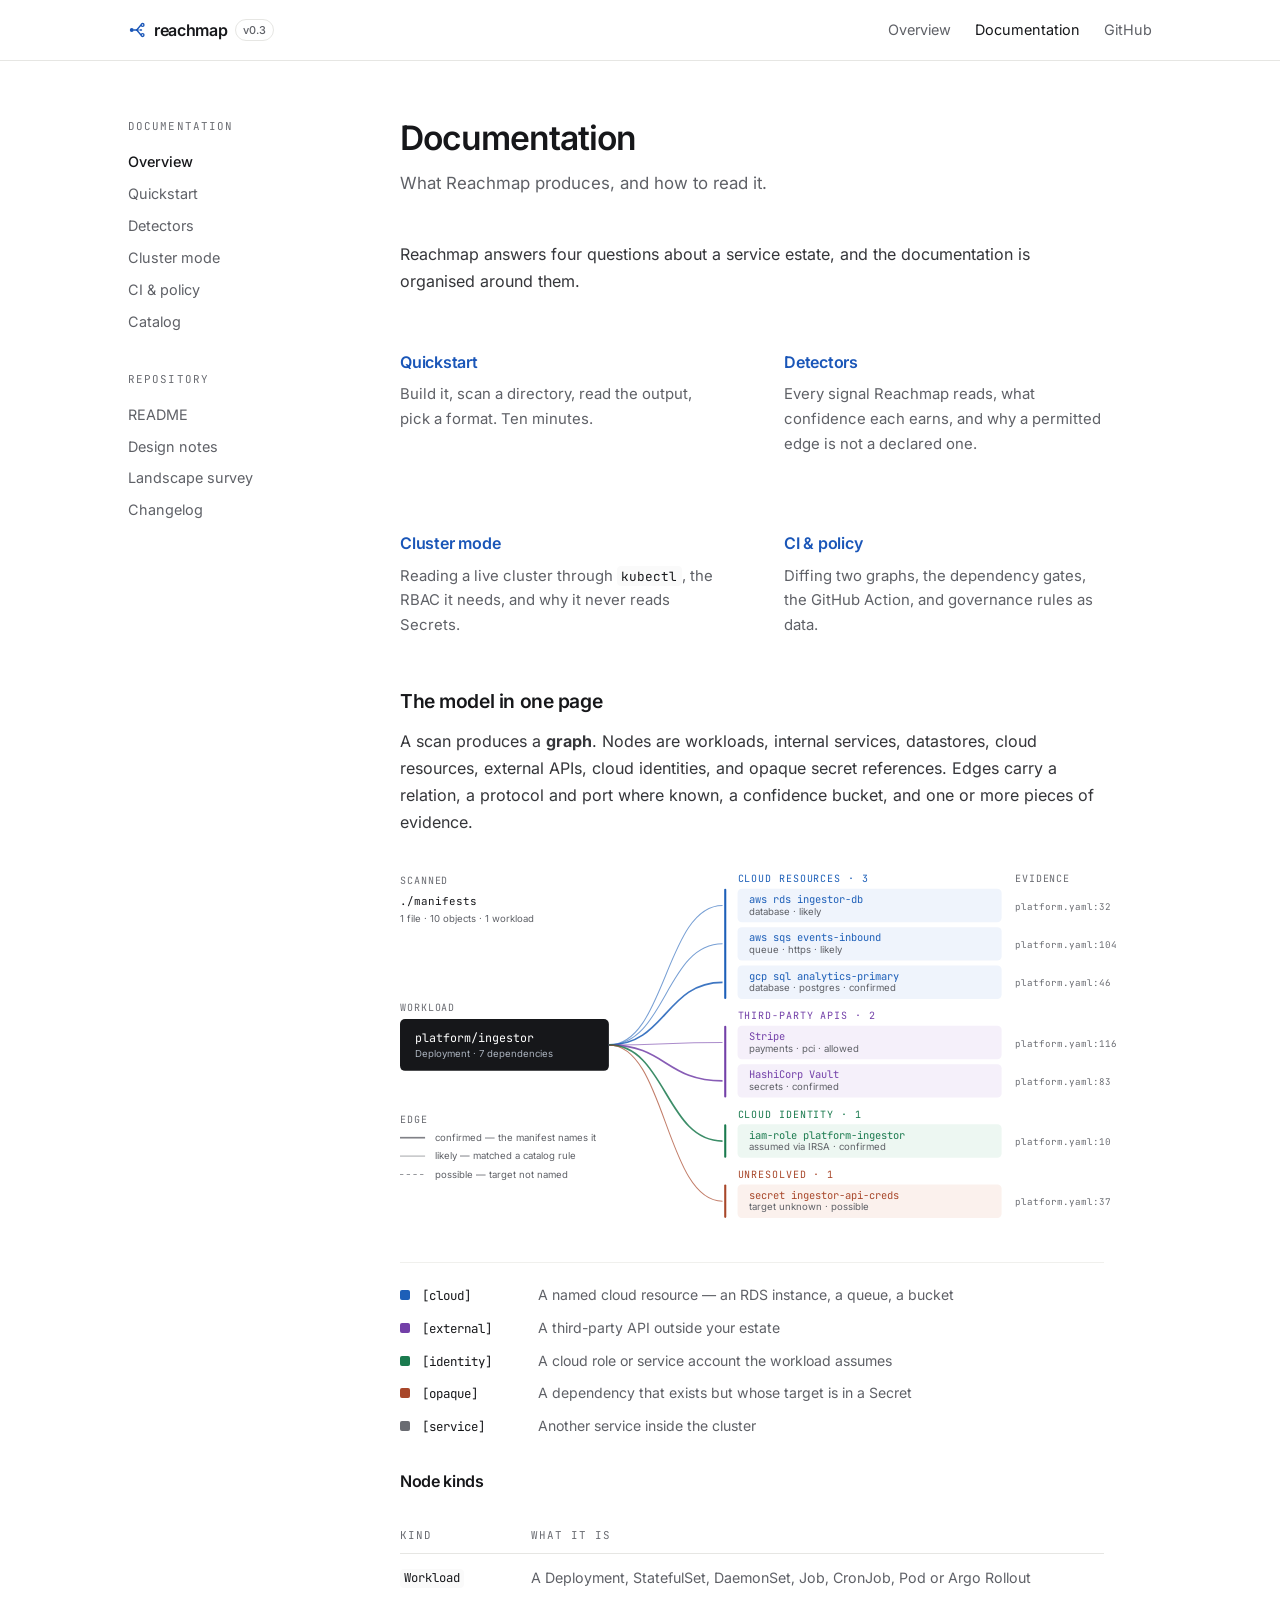
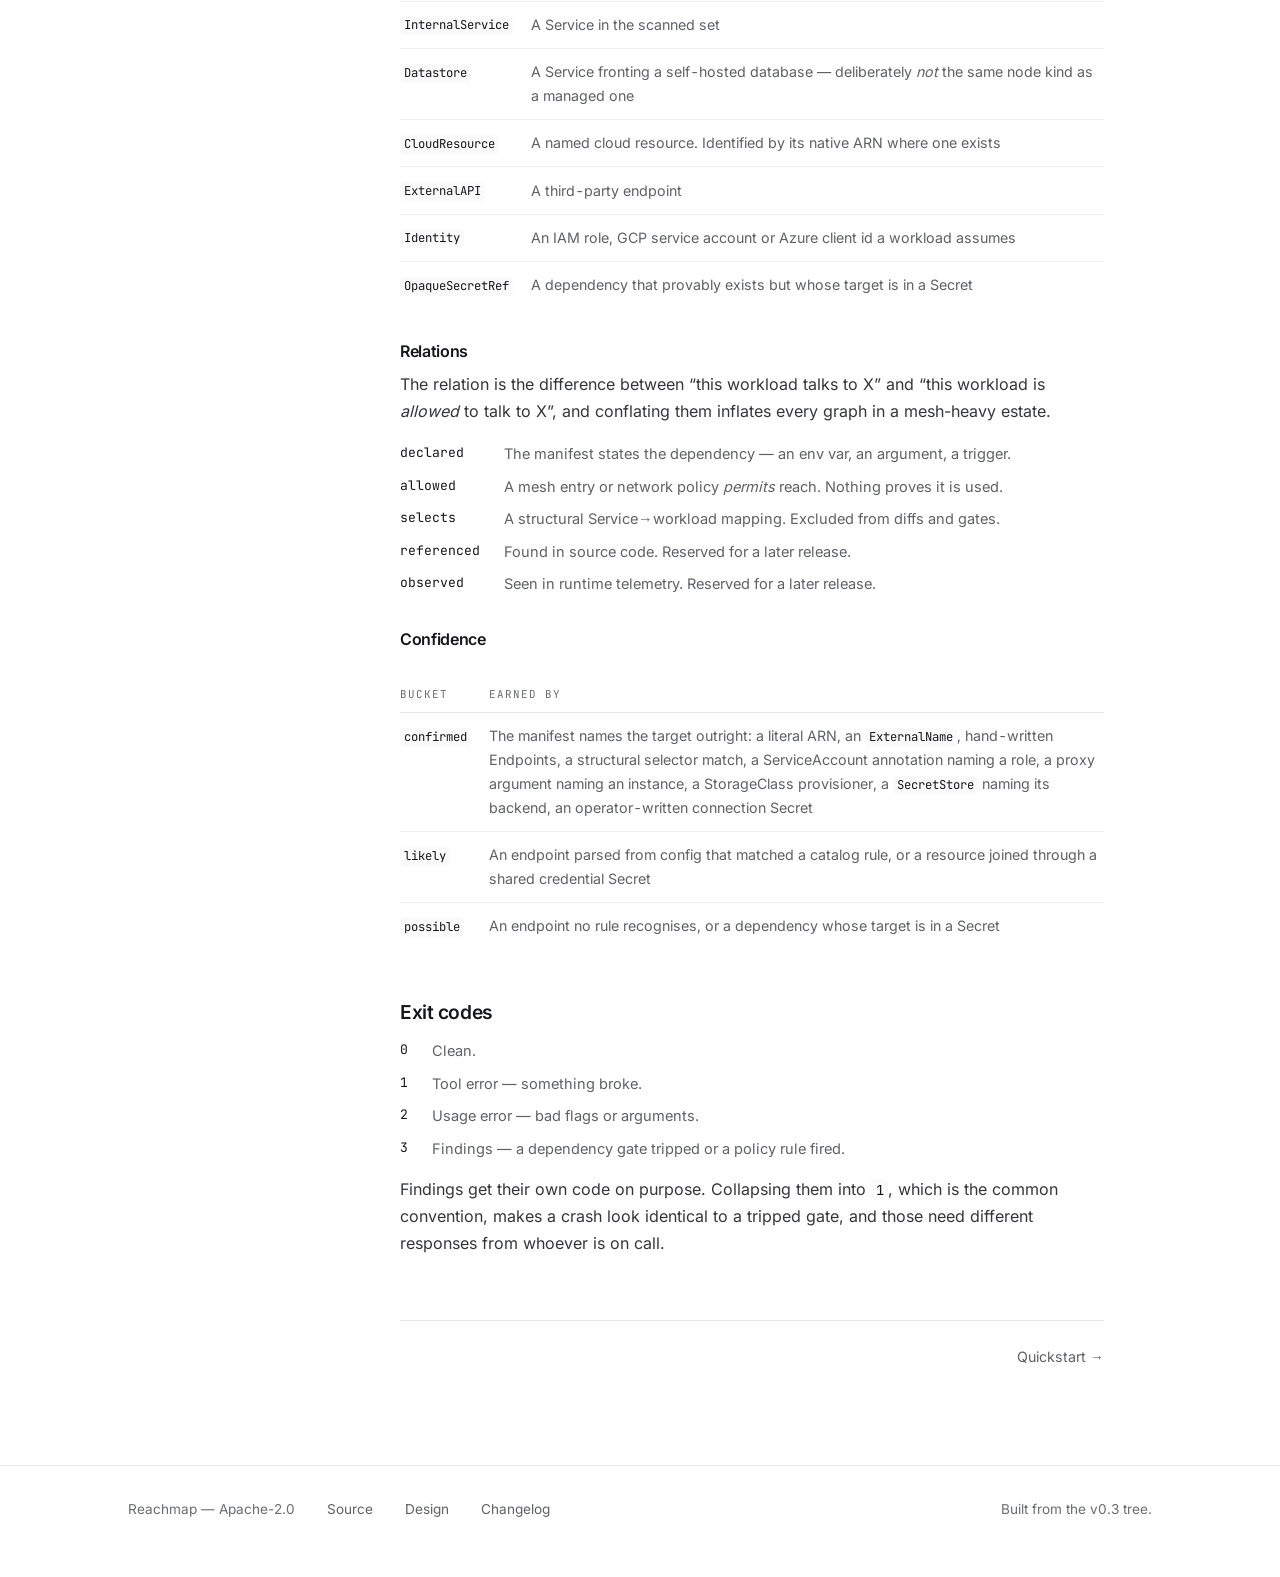
<file: docs/index.html>
<!doctype html>
<html lang="en">
<head>
  <meta charset="utf-8">
  <meta name="viewport" content="width=device-width, initial-scale=1">
  <title>Documentation · Reachmap</title>
  <meta name="description" content="Reachmap documentation: the graph model, node kinds, relations, confidence buckets and exit codes.">
  <meta property="og:title" content="Documentation · Reachmap">
  <meta property="og:description" content="Reachmap documentation: the graph model, node kinds, relations, confidence buckets and exit codes.">
  <meta property="og:type" content="website">
  <meta property="og:image" content="https://reachmap.github.io/reachmap.dev-website/assets/og.png">
  <meta property="og:image:width" content="1200">
  <meta property="og:image:height" content="630">
  <meta name="twitter:card" content="summary_large_image">
  <meta name="go-import" content="reachmap.dev git https://github.com/reachmap/reachmap.dev">
  <meta name="go-source" content="reachmap.dev https://github.com/reachmap/reachmap.dev https://github.com/reachmap/reachmap.dev/tree/main{/dir} https://github.com/reachmap/reachmap.dev/blob/main{/dir}/{file}#L{line}">
  <link rel="icon" href="../assets/favicon.svg" type="image/svg+xml">
  <link rel="apple-touch-icon" href="../assets/icon-180.png">
  <meta name="theme-color" content="#ffffff">
  <link rel="preload" href="../assets/fonts/inter-latin-var.woff2" as="font" type="font/woff2" crossorigin>
  <link rel="preload" href="../assets/fonts/jetbrains-mono-latin-var.woff2" as="font" type="font/woff2" crossorigin>
  <link rel="stylesheet" href="../assets/style.css">
</head>
<body>
<a class="skip" href="#main">Skip to content</a>
<header class="site-head">
  <div class="wrap">
    <a class="brand" href="../index.html">
      <svg class="mark" viewBox="0 0 24 24" fill="none" stroke="currentColor" stroke-width="1.8" stroke-linecap="round" aria-hidden="true"><circle cx="5" cy="12" r="2.6" fill="currentColor" stroke="none"/><path d="M7.6 12h4"/><path d="M11.6 12 17 5.6"/><path d="M11.6 12 17 18.4"/><path d="M11.6 12H19" stroke-dasharray="2 2.4"/><circle cx="19.4" cy="5.2" r="1.9"/><circle cx="19.4" cy="18.8" r="1.9"/></svg>reachmap<span class="ver">v0.3</span>
    </a>
    <nav class="site-nav">
      <a href="../index.html" class="nav-home">Overview</a>
      <a href="../docs/index.html" aria-current="page">Documentation</a>
      <a class="gh" href="https://github.com/reachmap/reachmap.dev">GitHub</a>
    </nav>
  </div>
</header>
<main id="main" class="wrap docs">
<nav class="docs-nav" aria-label="Documentation">
  <div class="group">Documentation</div>
  <ul>
    <li><a href="../docs/index.html" aria-current="page">Overview</a></li><li><a href="../docs/quickstart.html">Quickstart</a></li><li><a href="../docs/detectors.html">Detectors</a></li><li><a href="../docs/cluster.html">Cluster mode</a></li><li><a href="../docs/ci.html">CI &amp; policy</a></li><li><a href="../docs/catalog.html">Catalog</a></li>
  </ul>
  <div class="group">Repository</div>
  <ul>
    <li><a href="https://github.com/reachmap/reachmap.dev/blob/main/README.md">README</a></li>
    <li><a href="https://github.com/reachmap/reachmap.dev/blob/main/docs/DESIGN.md">Design notes</a></li>
    <li><a href="https://github.com/reachmap/reachmap.dev/blob/main/docs/LANDSCAPE.md">Landscape survey</a></li>
    <li><a href="https://github.com/reachmap/reachmap.dev/blob/main/CHANGELOG.md">Changelog</a></li>
  </ul>
</nav><article class="docs-body">
<h1>Documentation</h1>
<p class="page-lede">What Reachmap produces, and how to read it.</p>

<p>Reachmap answers four questions about a service estate, and the documentation is
organised around them.</p>

<div class="grid grid-2" style="margin:1.5rem 0 2rem">
  <div class="cell">
    <h3 id="quickstart"><a href="quickstart.html">Quickstart</a><a class="anchor" href="#quickstart" aria-label="Permalink">#</a></h3>
    <p>Build it, scan a directory, read the output, pick a format. Ten minutes.</p>
  </div>
  <div class="cell">
    <h3 id="detectors"><a href="detectors.html">Detectors</a><a class="anchor" href="#detectors" aria-label="Permalink">#</a></h3>
    <p>Every signal Reachmap reads, what confidence each earns, and why a permitted
    edge is not a declared one.</p>
  </div>
  <div class="cell">
    <h3 id="cluster-mode"><a href="cluster.html">Cluster mode</a><a class="anchor" href="#cluster-mode" aria-label="Permalink">#</a></h3>
    <p>Reading a live cluster through <code>kubectl</code>, the RBAC it needs, and why it
    never reads Secrets.</p>
  </div>
  <div class="cell">
    <h3 id="ci-policy"><a href="ci.html">CI &amp; policy</a><a class="anchor" href="#ci-policy" aria-label="Permalink">#</a></h3>
    <p>Diffing two graphs, the dependency gates, the GitHub Action, and governance rules
    as data.</p>
  </div>
</div>

<h2 id="the-model-in-one-page">The model in one page<a class="anchor" href="#the-model-in-one-page" aria-label="Permalink">#</a></h2>

<p>A scan produces a <strong>graph</strong>. Nodes are workloads, internal services,
datastores, cloud resources, external APIs, cloud identities, and opaque secret references.
Edges carry a relation, a protocol and port where known, a confidence bucket, and one or
more pieces of evidence.</p>

<figure class="dia dia-seq"><div class="dia-scroll"><div class="dia-inner" style="min-width:740px"><svg class="dia-svg" viewBox="0 0 900 424" role="img" aria-labelledby="tb25acefd dbb369de7" preserveAspectRatio="xMidYMid meet"><title id="tb25acefd">The reach graph a scan produces</title><desc id="dbb369de7">The workload platform/ingestor on the left connects to seven targets, grouped by kind: three cloud resources, two third-party APIs, one cloud identity, and one unresolved secret reference. Each target shows its category, protocol and confidence, and each carries the file and line it was found at. Edge weight shows confidence: heavier for confirmed, lighter for likely, dashed where the target could not be named.</desc><g class="rg"><g class="rg-aside" style="--i:0"><text x="0" y="14" class="rg-cap">SCANNED</text><text x="0" y="40" class="rg-src">./manifests</text><text x="0" y="60" class="rg-key">1 file &middot; 10 objects &middot; 1 workload</text><text x="0" y="166" class="rg-cap">WORKLOAD</text><rect x="0" y="176" width="250" height="62" rx="6" class="rg-wl"/><text x="18" y="203" class="rg-wl-name">platform/ingestor</text><text x="18" y="221" class="rg-wl-sub">Deployment &middot; 7 dependencies</text></g><text x="736" y="12" class="rg-cap rg-ev-cap rg-aside" style="--i:0">EVIDENCE</text><g class="rg-grp" style="--i:1"><rect x="388" y="20" width="2.5" height="132" rx="1.25" class="rg-rail rg-cloud"/><text x="404" y="12" class="rg-cap rg-cloud">CLOUD RESOURCES &middot; 3</text></g><g class="rg-row" style="--i:2"><path d="M250 207 C318.0 207, 318.0 40.0, 386 40.0" pathLength="1" class="rg-edge rg-likely e-cloud"/><rect x="404" y="20" width="316" height="40" rx="5" class="rg-node rg-cloud"/><text x="418" y="37" class="rg-name rg-cloud">aws rds ingestor-db</text><text x="418" y="51" class="rg-sub">database · likely</text><text x="736" y="45" class="rg-ev">platform.yaml:32</text></g><g class="rg-row" style="--i:3"><path d="M250 207 C318.0 207, 318.0 86.0, 386 86.0" pathLength="1" class="rg-edge rg-likely e-cloud"/><rect x="404" y="66" width="316" height="40" rx="5" class="rg-node rg-cloud"/><text x="418" y="83" class="rg-name rg-cloud">aws sqs events-inbound</text><text x="418" y="97" class="rg-sub">queue · https · likely</text><text x="736" y="91" class="rg-ev">platform.yaml:104</text></g><g class="rg-row" style="--i:4"><path d="M250 207 C318.0 207, 318.0 132.0, 386 132.0" pathLength="1" class="rg-edge rg-conf e-cloud"/><rect x="404" y="112" width="316" height="40" rx="5" class="rg-node rg-cloud"/><text x="418" y="129" class="rg-name rg-cloud">gcp sql analytics-primary</text><text x="418" y="143" class="rg-sub">database · postgres · confirmed</text><text x="736" y="137" class="rg-ev">platform.yaml:46</text></g><g class="rg-grp" style="--i:5"><rect x="388" y="184" width="2.5" height="86" rx="1.25" class="rg-rail rg-ext"/><text x="404" y="176" class="rg-cap rg-ext">THIRD-PARTY APIS &middot; 2</text></g><g class="rg-row" style="--i:6"><path d="M250 207 C318.0 207, 318.0 204.0, 386 204.0" pathLength="1" class="rg-edge rg-likely e-ext"/><rect x="404" y="184" width="316" height="40" rx="5" class="rg-node rg-ext"/><text x="418" y="201" class="rg-name rg-ext">Stripe</text><text x="418" y="215" class="rg-sub">payments · pci · allowed</text><text x="736" y="209" class="rg-ev">platform.yaml:116</text></g><g class="rg-row" style="--i:7"><path d="M250 207 C318.0 207, 318.0 250.0, 386 250.0" pathLength="1" class="rg-edge rg-conf e-ext"/><rect x="404" y="230" width="316" height="40" rx="5" class="rg-node rg-ext"/><text x="418" y="247" class="rg-name rg-ext">HashiCorp Vault</text><text x="418" y="261" class="rg-sub">secrets · confirmed</text><text x="736" y="255" class="rg-ev">platform.yaml:83</text></g><g class="rg-grp" style="--i:8"><rect x="388" y="302" width="2.5" height="40" rx="1.25" class="rg-rail rg-ident"/><text x="404" y="294" class="rg-cap rg-ident">CLOUD IDENTITY &middot; 1</text></g><g class="rg-row" style="--i:9"><path d="M250 207 C318.0 207, 318.0 322.0, 386 322.0" pathLength="1" class="rg-edge rg-conf e-ident"/><rect x="404" y="302" width="316" height="40" rx="5" class="rg-node rg-ident"/><text x="418" y="319" class="rg-name rg-ident">iam-role platform-ingestor</text><text x="418" y="333" class="rg-sub">assumed via IRSA · confirmed</text><text x="736" y="327" class="rg-ev">platform.yaml:10</text></g><g class="rg-grp" style="--i:10"><rect x="388" y="374" width="2.5" height="40" rx="1.25" class="rg-rail rg-opaque"/><text x="404" y="366" class="rg-cap rg-opaque">UNRESOLVED &middot; 1</text></g><g class="rg-row" style="--i:11"><path d="M250 207 C318.0 207, 318.0 394.0, 386 394.0" pathLength="1" class="rg-edge rg-poss e-opaque"/><rect x="404" y="374" width="316" height="40" rx="5" class="rg-node rg-opaque"/><text x="418" y="391" class="rg-name rg-opaque">secret ingestor-api-creds</text><text x="418" y="405" class="rg-sub">target unknown · possible</text><text x="736" y="399" class="rg-ev">platform.yaml:37</text></g><g class="rg-aside" style="--i:12"><text x="0" y="300" class="rg-cap">EDGE</text><line x1="0" y1="318" x2="30" y2="318" class="rg-edge rg-conf rg-key-line"/><text x="42" y="322" class="rg-key">confirmed — the manifest names it</text><line x1="0" y1="340" x2="30" y2="340" class="rg-edge rg-likely rg-key-line"/><text x="42" y="344" class="rg-key">likely — matched a catalog rule</text><line x1="0" y1="362" x2="30" y2="362" class="rg-edge rg-poss rg-key-line"/><text x="42" y="366" class="rg-key">possible — target not named</text></g></g></svg></div></div></figure>

<div class="legend"><div class="lg-row"><span class="lg-swatch lg-cloud"></span><code class="lg-tag">[cloud]</code><span class="lg-desc">A named cloud resource — an RDS instance, a queue, a bucket</span></div><div class="lg-row"><span class="lg-swatch lg-ext"></span><code class="lg-tag">[external]</code><span class="lg-desc">A third-party API outside your estate</span></div><div class="lg-row"><span class="lg-swatch lg-ident"></span><code class="lg-tag">[identity]</code><span class="lg-desc">A cloud role or service account the workload assumes</span></div><div class="lg-row"><span class="lg-swatch lg-opaque"></span><code class="lg-tag">[opaque]</code><span class="lg-desc">A dependency that exists but whose target is in a Secret</span></div><div class="lg-row"><span class="lg-swatch lg-svc"></span><code class="lg-tag">[service]</code><span class="lg-desc">Another service inside the cluster</span></div></div>

<h3 id="node-kinds">Node kinds<a class="anchor" href="#node-kinds" aria-label="Permalink">#</a></h3>
<div class="table-scroll">
<table>
  <thead><tr><th>Kind</th><th>What it is</th></tr></thead>
  <tbody>
    <tr><td><code>Workload</code></td><td>A Deployment, StatefulSet, DaemonSet, Job, CronJob, Pod or Argo Rollout</td></tr>
    <tr><td><code>InternalService</code></td><td>A Service in the scanned set</td></tr>
    <tr><td><code>Datastore</code></td><td>A Service fronting a self-hosted database &mdash; deliberately <em>not</em> the same node kind as a managed one</td></tr>
    <tr><td><code>CloudResource</code></td><td>A named cloud resource. Identified by its native ARN where one exists</td></tr>
    <tr><td><code>ExternalAPI</code></td><td>A third-party endpoint</td></tr>
    <tr><td><code>Identity</code></td><td>An IAM role, GCP service account or Azure client id a workload assumes</td></tr>
    <tr><td><code>OpaqueSecretRef</code></td><td>A dependency that provably exists but whose target is in a Secret</td></tr>
  </tbody>
</table>
</div>

<h3 id="relations">Relations<a class="anchor" href="#relations" aria-label="Permalink">#</a></h3>
<p>The relation is the difference between &ldquo;this workload talks to X&rdquo; and &ldquo;this
workload is <em>allowed</em> to talk to X&rdquo;, and conflating them inflates every graph in a
mesh-heavy estate.</p>
<dl class="kv" style="margin:1rem 0 1.5rem">
  <dt>declared</dt><dd>The manifest states the dependency &mdash; an env var, an argument, a trigger.</dd>
  <dt>allowed</dt><dd>A mesh entry or network policy <em>permits</em> reach. Nothing proves it is used.</dd>
  <dt>selects</dt><dd>A structural Service&rarr;workload mapping. Excluded from diffs and gates.</dd>
  <dt>referenced</dt><dd>Found in source code. Reserved for a later release.</dd>
  <dt>observed</dt><dd>Seen in runtime telemetry. Reserved for a later release.</dd>
</dl>

<h3 id="confidence">Confidence<a class="anchor" href="#confidence" aria-label="Permalink">#</a></h3>
<div class="table-scroll">
<table>
  <thead><tr><th>Bucket</th><th>Earned by</th></tr></thead>
  <tbody>
    <tr><td><code>confirmed</code></td><td>The manifest names the target outright: a literal ARN, an <code>ExternalName</code>, hand-written Endpoints, a structural selector match, a ServiceAccount annotation naming a role, a proxy argument naming an instance, a StorageClass provisioner, a <code>SecretStore</code> naming its backend, an operator-written connection Secret</td></tr>
    <tr><td><code>likely</code></td><td>An endpoint parsed from config that matched a catalog rule, or a resource joined through a shared credential Secret</td></tr>
    <tr><td><code>possible</code></td><td>An endpoint no rule recognises, or a dependency whose target is in a Secret</td></tr>
  </tbody>
</table>
</div>

<h2 id="exit-codes">Exit codes<a class="anchor" href="#exit-codes" aria-label="Permalink">#</a></h2>
<dl class="kv">
  <dt>0</dt><dd>Clean.</dd>
  <dt>1</dt><dd>Tool error &mdash; something broke.</dd>
  <dt>2</dt><dd>Usage error &mdash; bad flags or arguments.</dd>
  <dt>3</dt><dd>Findings &mdash; a dependency gate tripped or a policy rule fired.</dd>
</dl>
<p>Findings get their own code on purpose. Collapsing them into <code>1</code>, which is the
common convention, makes a crash look identical to a tripped gate, and those need different
responses from whoever is on call.</p>
<div class="page-nav"><span></span><a href="quickstart.html">Quickstart &rarr;</a></div></article>
</main>
<footer class="site-foot">
  <div class="wrap">
    <span>Reachmap &mdash; Apache-2.0</span>
    <a href="https://github.com/reachmap/reachmap.dev">Source</a>
    <a href="https://github.com/reachmap/reachmap.dev/blob/main/docs/DESIGN.md">Design</a>
    <a href="https://github.com/reachmap/reachmap.dev/blob/main/CHANGELOG.md">Changelog</a>
    <span class="spacer">Built from the v0.3 tree.</span>
  </div>
</footer>
<script src="../assets/site.js"></script>
</body>
</html>
</file>
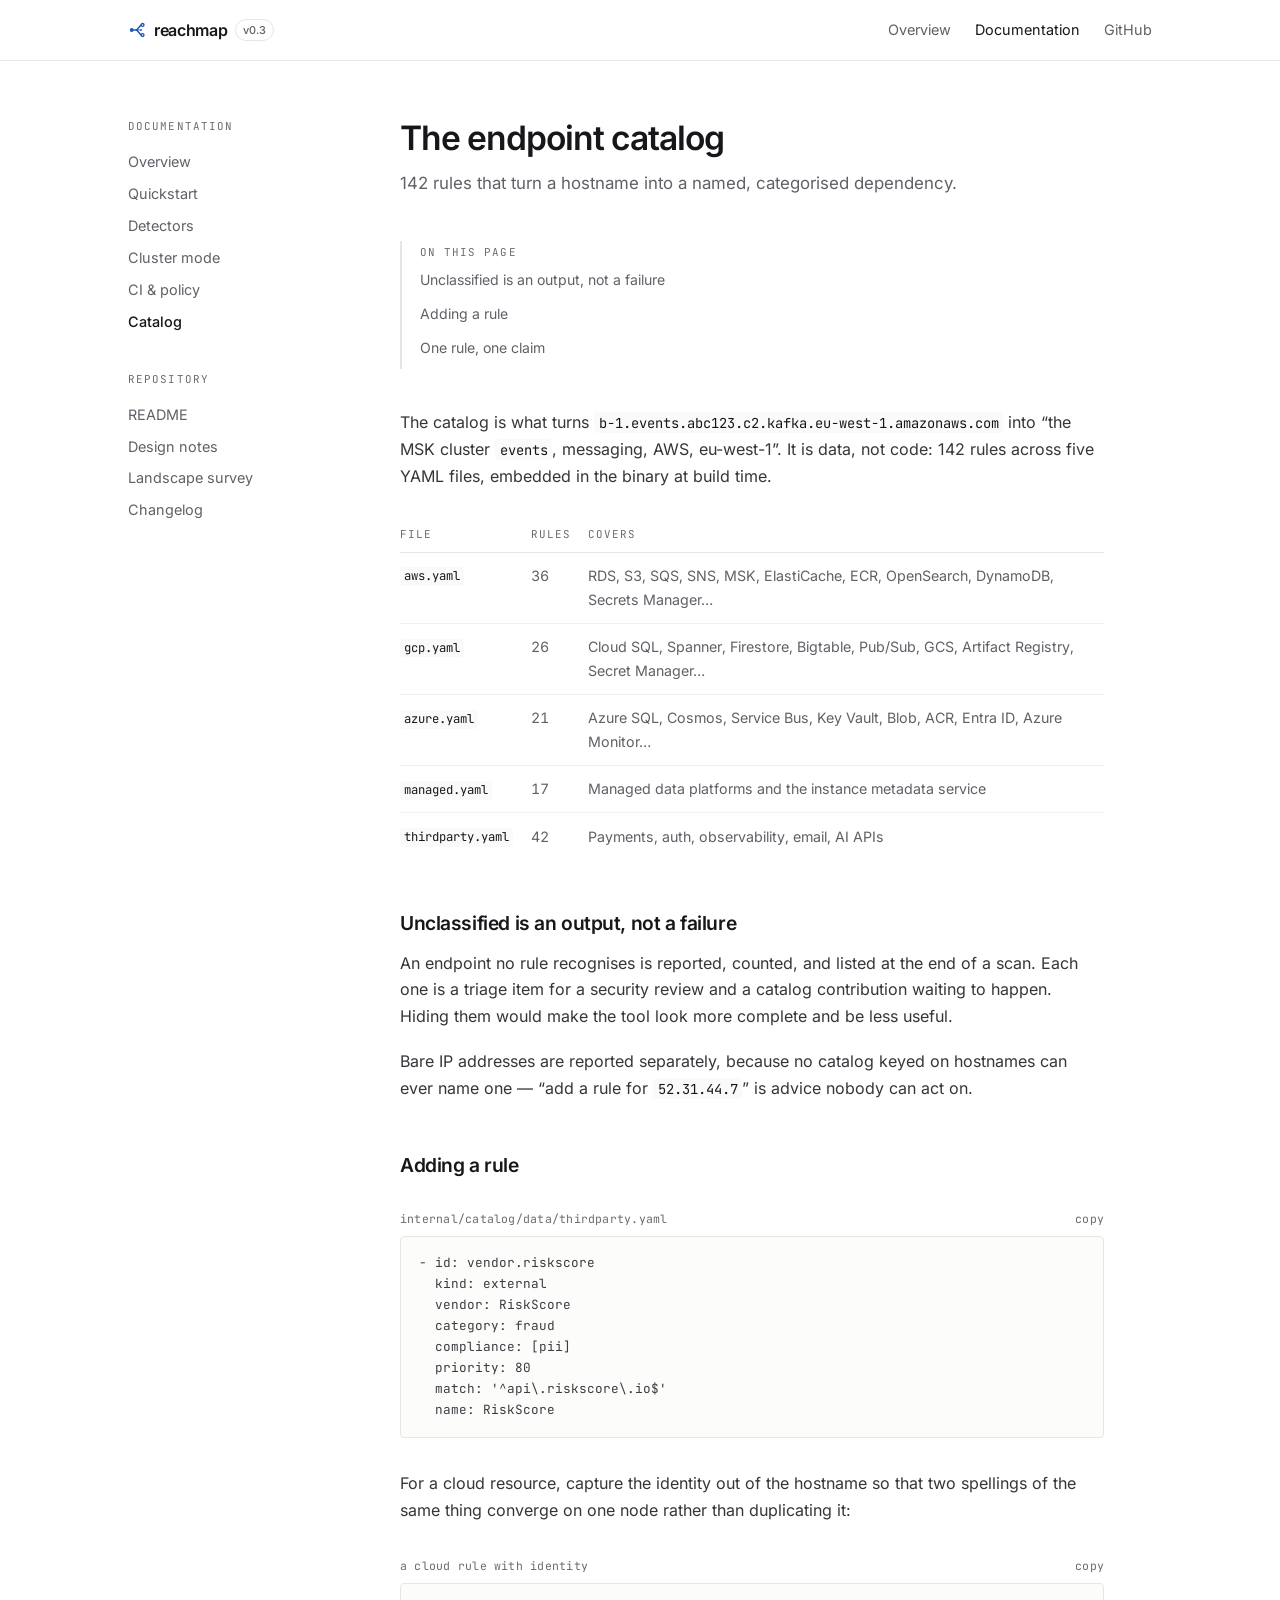
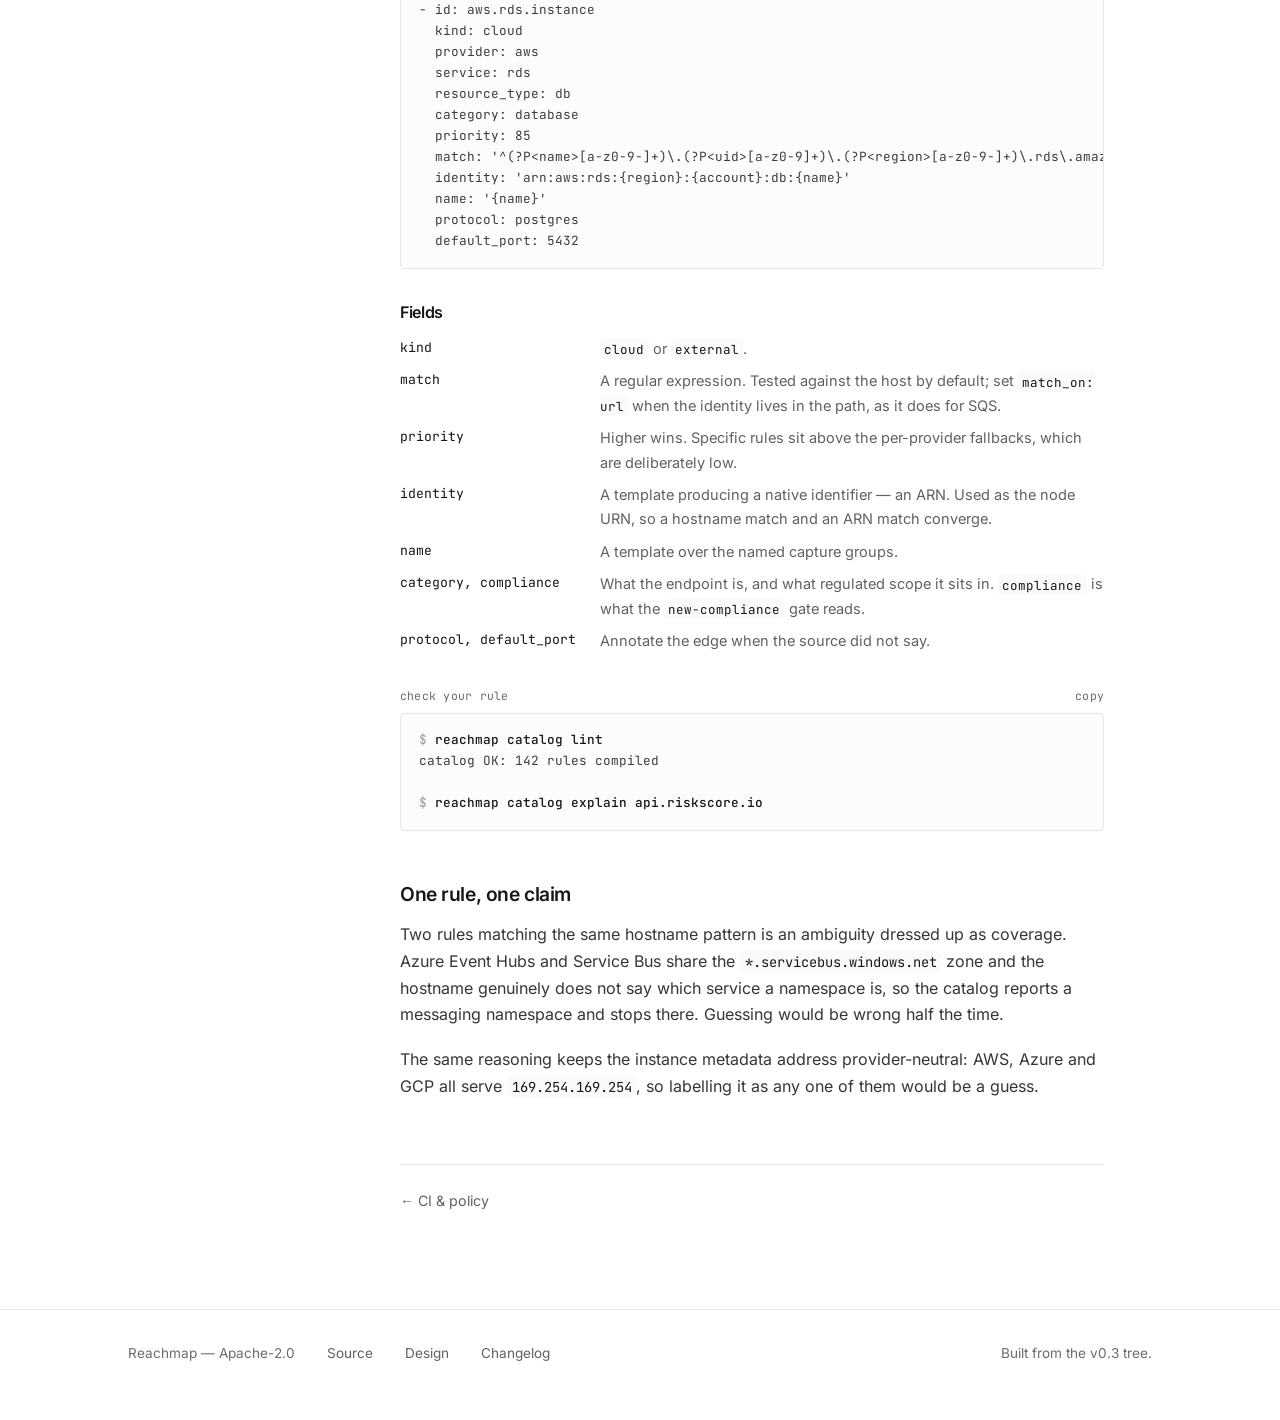
<file: docs/catalog.html>
<!doctype html>
<html lang="en">
<head>
  <meta charset="utf-8">
  <meta name="viewport" content="width=device-width, initial-scale=1">
  <title>The endpoint catalog · Reachmap</title>
  <meta name="description" content="The Reachmap endpoint catalog: how hostnames are classified into named cloud resources and third-party APIs, and how to add a rule.">
  <meta property="og:title" content="The endpoint catalog · Reachmap">
  <meta property="og:description" content="The Reachmap endpoint catalog: how hostnames are classified into named cloud resources and third-party APIs, and how to add a rule.">
  <meta property="og:type" content="website">
  <meta property="og:image" content="https://reachmap.github.io/reachmap.dev-website/assets/og.png">
  <meta property="og:image:width" content="1200">
  <meta property="og:image:height" content="630">
  <meta name="twitter:card" content="summary_large_image">
  <meta name="go-import" content="reachmap.dev git https://github.com/reachmap/reachmap.dev">
  <meta name="go-source" content="reachmap.dev https://github.com/reachmap/reachmap.dev https://github.com/reachmap/reachmap.dev/tree/main{/dir} https://github.com/reachmap/reachmap.dev/blob/main{/dir}/{file}#L{line}">
  <link rel="icon" href="../assets/favicon.svg" type="image/svg+xml">
  <link rel="apple-touch-icon" href="../assets/icon-180.png">
  <meta name="theme-color" content="#ffffff">
  <link rel="preload" href="../assets/fonts/inter-latin-var.woff2" as="font" type="font/woff2" crossorigin>
  <link rel="preload" href="../assets/fonts/jetbrains-mono-latin-var.woff2" as="font" type="font/woff2" crossorigin>
  <link rel="stylesheet" href="../assets/style.css">
</head>
<body>
<a class="skip" href="#main">Skip to content</a>
<header class="site-head">
  <div class="wrap">
    <a class="brand" href="../index.html">
      <svg class="mark" viewBox="0 0 24 24" fill="none" stroke="currentColor" stroke-width="1.8" stroke-linecap="round" aria-hidden="true"><circle cx="5" cy="12" r="2.6" fill="currentColor" stroke="none"/><path d="M7.6 12h4"/><path d="M11.6 12 17 5.6"/><path d="M11.6 12 17 18.4"/><path d="M11.6 12H19" stroke-dasharray="2 2.4"/><circle cx="19.4" cy="5.2" r="1.9"/><circle cx="19.4" cy="18.8" r="1.9"/></svg>reachmap<span class="ver">v0.3</span>
    </a>
    <nav class="site-nav">
      <a href="../index.html" class="nav-home">Overview</a>
      <a href="../docs/index.html" aria-current="page">Documentation</a>
      <a class="gh" href="https://github.com/reachmap/reachmap.dev">GitHub</a>
    </nav>
  </div>
</header>
<main id="main" class="wrap docs">
<nav class="docs-nav" aria-label="Documentation">
  <div class="group">Documentation</div>
  <ul>
    <li><a href="../docs/index.html">Overview</a></li><li><a href="../docs/quickstart.html">Quickstart</a></li><li><a href="../docs/detectors.html">Detectors</a></li><li><a href="../docs/cluster.html">Cluster mode</a></li><li><a href="../docs/ci.html">CI &amp; policy</a></li><li><a href="../docs/catalog.html" aria-current="page">Catalog</a></li>
  </ul>
  <div class="group">Repository</div>
  <ul>
    <li><a href="https://github.com/reachmap/reachmap.dev/blob/main/README.md">README</a></li>
    <li><a href="https://github.com/reachmap/reachmap.dev/blob/main/docs/DESIGN.md">Design notes</a></li>
    <li><a href="https://github.com/reachmap/reachmap.dev/blob/main/docs/LANDSCAPE.md">Landscape survey</a></li>
    <li><a href="https://github.com/reachmap/reachmap.dev/blob/main/CHANGELOG.md">Changelog</a></li>
  </ul>
</nav><article class="docs-body">
<h1>The endpoint catalog</h1>
<p class="page-lede">142 rules that turn a hostname into a named, categorised dependency.</p>
<nav class="toc"><span class="toc-cap">On this page</span><ul><li><a href="#unclassified-is-an-output-not-a-failure">Unclassified is an output, not a failure</a></li><li><a href="#adding-a-rule">Adding a rule</a></li><li><a href="#one-rule-one-claim">One rule, one claim</a></li></ul></nav>
<p>The catalog is what turns <code>b-1.events.abc123.c2.kafka.eu-west-1.amazonaws.com</code>
into &ldquo;the MSK cluster <code>events</code>, messaging, AWS, eu-west-1&rdquo;. It is data, not
code: 142 rules across five YAML files, embedded in the binary at build time.</p>

<div class="table-scroll">
<table>
  <thead><tr><th>File</th><th>Rules</th><th>Covers</th></tr></thead>
  <tbody>
    <tr><td><code>aws.yaml</code></td><td>36</td><td>RDS, S3, SQS, SNS, MSK, ElastiCache, ECR, OpenSearch, DynamoDB, Secrets Manager&hellip;</td></tr>
    <tr><td><code>gcp.yaml</code></td><td>26</td><td>Cloud SQL, Spanner, Firestore, Bigtable, Pub/Sub, GCS, Artifact Registry, Secret Manager&hellip;</td></tr>
    <tr><td><code>azure.yaml</code></td><td>21</td><td>Azure SQL, Cosmos, Service Bus, Key Vault, Blob, ACR, Entra ID, Azure Monitor&hellip;</td></tr>
    <tr><td><code>managed.yaml</code></td><td>17</td><td>Managed data platforms and the instance metadata service</td></tr>
    <tr><td><code>thirdparty.yaml</code></td><td>42</td><td>Payments, auth, observability, email, AI APIs</td></tr>
  </tbody>
</table>
</div>

<h2 id="unclassified-is-an-output-not-a-failure">Unclassified is an output, not a failure<a class="anchor" href="#unclassified-is-an-output-not-a-failure" aria-label="Permalink">#</a></h2>
<p>An endpoint no rule recognises is reported, counted, and listed at the end of a scan.
Each one is a triage item for a security review and a catalog contribution waiting to happen.
Hiding them would make the tool look more complete and be less useful.</p>

<p>Bare IP addresses are reported separately, because no catalog keyed on hostnames can ever
name one &mdash; &ldquo;add a rule for <code>52.31.44.7</code>&rdquo; is advice nobody can act on.</p>

<h2 id="adding-a-rule">Adding a rule<a class="anchor" href="#adding-a-rule" aria-label="Permalink">#</a></h2>
<div class="term">
  <div class="term-bar">
    <span class="dot"></span><span class="dot"></span><span class="dot"></span>
    <span class="label">internal/catalog/data/thirdparty.yaml</span><button class="copy" type="button">copy</button>
  </div>
  <pre><code>- id: vendor.riskscore
  kind: external
  vendor: RiskScore
  category: fraud
  compliance: [pii]
  priority: 80
  match: &#x27;^api\.riskscore\.io$&#x27;
  name: RiskScore</code></pre>
</div>

<p>For a cloud resource, capture the identity out of the hostname so that two spellings of the
same thing converge on one node rather than duplicating it:</p>

<div class="term">
  <div class="term-bar">
    <span class="dot"></span><span class="dot"></span><span class="dot"></span>
    <span class="label">a cloud rule with identity</span><button class="copy" type="button">copy</button>
  </div>
  <pre><code>- id: aws.rds.instance
  kind: cloud
  provider: aws
  service: rds
  resource_type: db
  category: database
  priority: 85
  match: &#x27;^(?P&lt;name&gt;[a-z0-9-]+)\.(?P&lt;uid&gt;[a-z0-9]+)\.(?P&lt;region&gt;[a-z0-9-]+)\.rds\.amazonaws\.com$&#x27;
  identity: &#x27;arn:aws:rds:{region}:{account}:db:{name}&#x27;
  name: &#x27;{name}&#x27;
  protocol: postgres
  default_port: 5432</code></pre>
</div>

<h3 id="fields">Fields<a class="anchor" href="#fields" aria-label="Permalink">#</a></h3>
<dl class="kv">
  <dt>kind</dt><dd><code>cloud</code> or <code>external</code>.</dd>
  <dt>match</dt><dd>A regular expression. Tested against the host by default; set <code>match_on: url</code> when the identity lives in the path, as it does for SQS.</dd>
  <dt>priority</dt><dd>Higher wins. Specific rules sit above the per-provider fallbacks, which are deliberately low.</dd>
  <dt>identity</dt><dd>A template producing a native identifier &mdash; an ARN. Used as the node URN, so a hostname match and an ARN match converge.</dd>
  <dt>name</dt><dd>A template over the named capture groups.</dd>
  <dt>category, compliance</dt><dd>What the endpoint is, and what regulated scope it sits in. <code>compliance</code> is what the <code>new-compliance</code> gate reads.</dd>
  <dt>protocol, default_port</dt><dd>Annotate the edge when the source did not say.</dd>
</dl>

<div class="term">
  <div class="term-bar">
    <span class="dot"></span><span class="dot"></span><span class="dot"></span>
    <span class="label">check your rule</span><button class="copy" type="button">copy</button>
  </div>
  <pre><code><span class="t-prompt">$</span> <span class="t-cmd">reachmap</span> <span class="t-cmd">catalog</span> <span class="t-cmd">lint</span>
catalog OK: 142 rules compiled

<span class="t-prompt">$</span> <span class="t-cmd">reachmap</span> <span class="t-cmd">catalog</span> <span class="t-cmd">explain</span> <span class="t-cmd">api.riskscore.io</span></code></pre>
</div>

<h2 id="one-rule-one-claim">One rule, one claim<a class="anchor" href="#one-rule-one-claim" aria-label="Permalink">#</a></h2>
<p>Two rules matching the same hostname pattern is an ambiguity dressed up as coverage.
Azure Event Hubs and Service Bus share the <code>*.servicebus.windows.net</code> zone and the
hostname genuinely does not say which service a namespace is, so the catalog reports a
messaging namespace and stops there. Guessing would be wrong half the time.</p>

<p>The same reasoning keeps the instance metadata address provider-neutral: AWS, Azure and GCP
all serve <code>169.254.169.254</code>, so labelling it as any one of them would be a guess.</p>
<div class="page-nav"><a href="ci.html">&larr; CI &amp; policy</a><span></span></div></article>
</main>
<footer class="site-foot">
  <div class="wrap">
    <span>Reachmap &mdash; Apache-2.0</span>
    <a href="https://github.com/reachmap/reachmap.dev">Source</a>
    <a href="https://github.com/reachmap/reachmap.dev/blob/main/docs/DESIGN.md">Design</a>
    <a href="https://github.com/reachmap/reachmap.dev/blob/main/CHANGELOG.md">Changelog</a>
    <span class="spacer">Built from the v0.3 tree.</span>
  </div>
</footer>
<script src="../assets/site.js"></script>
</body>
</html>
</file>
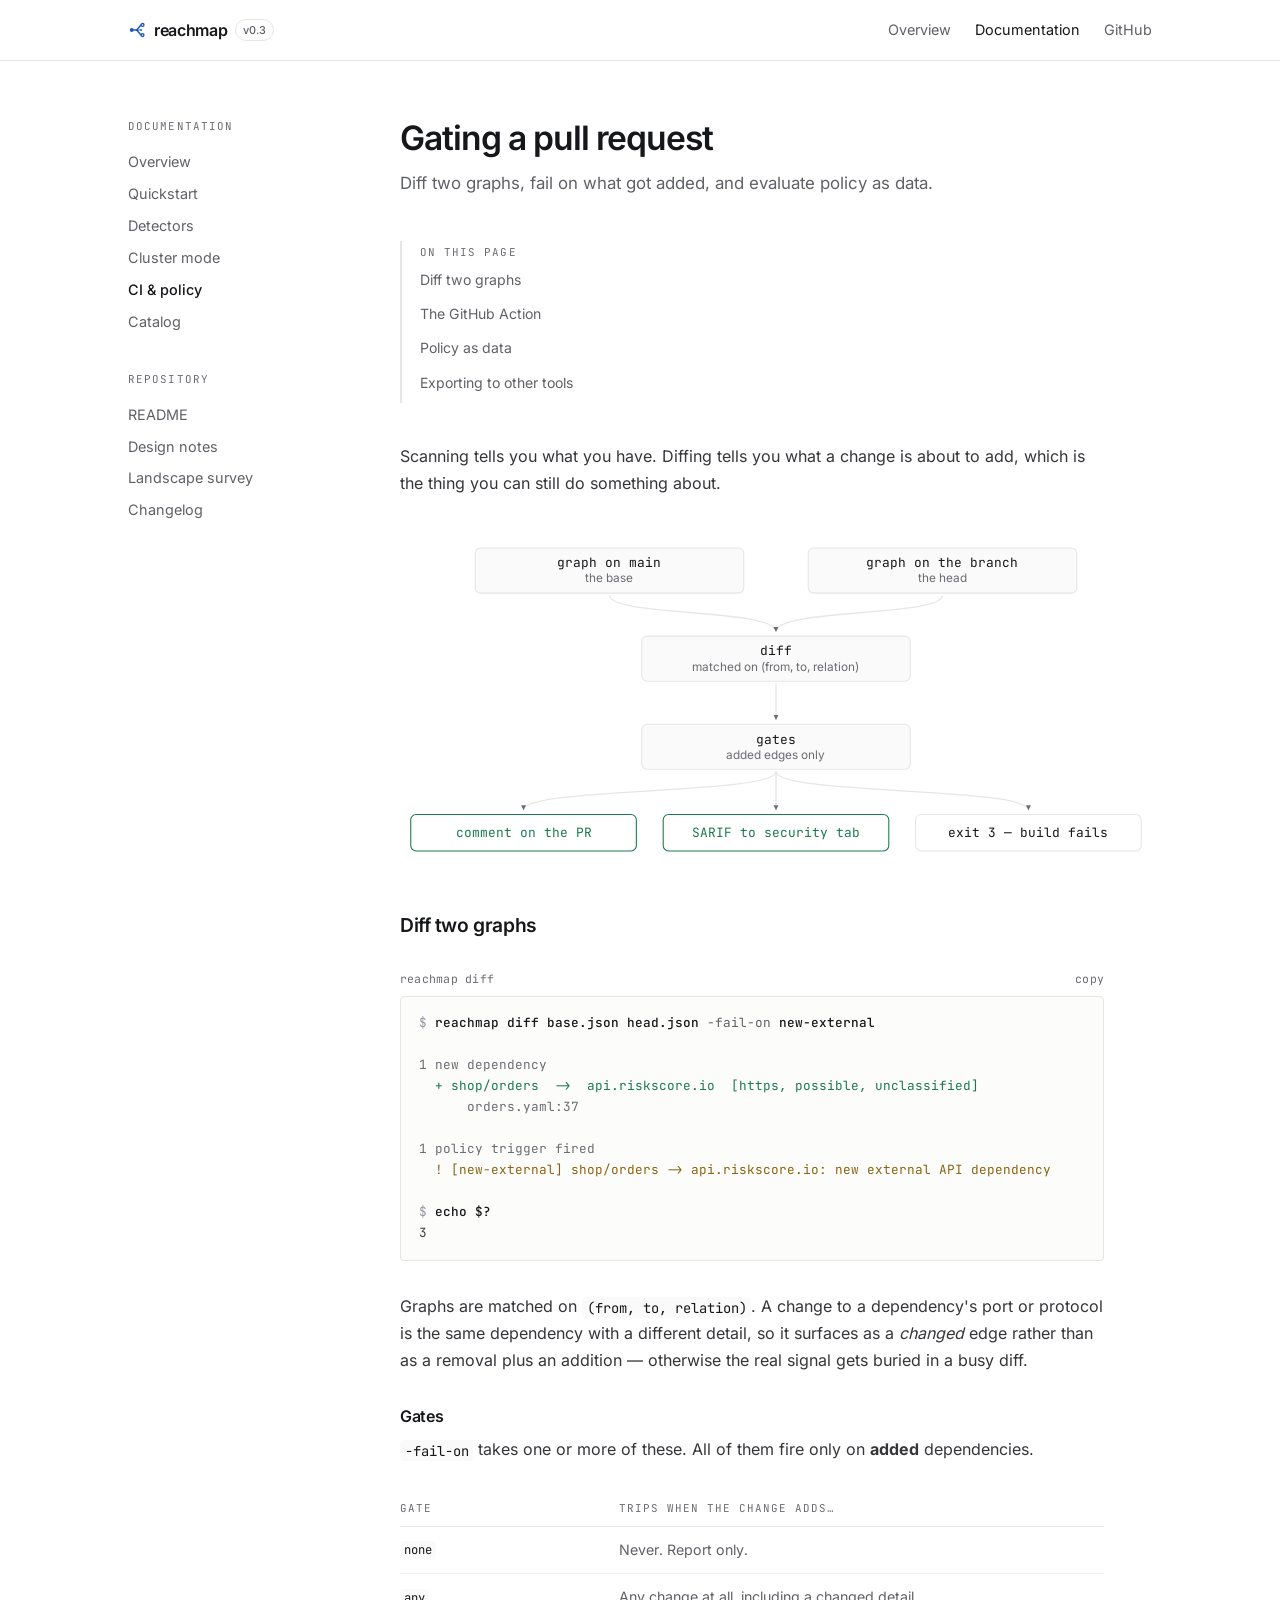
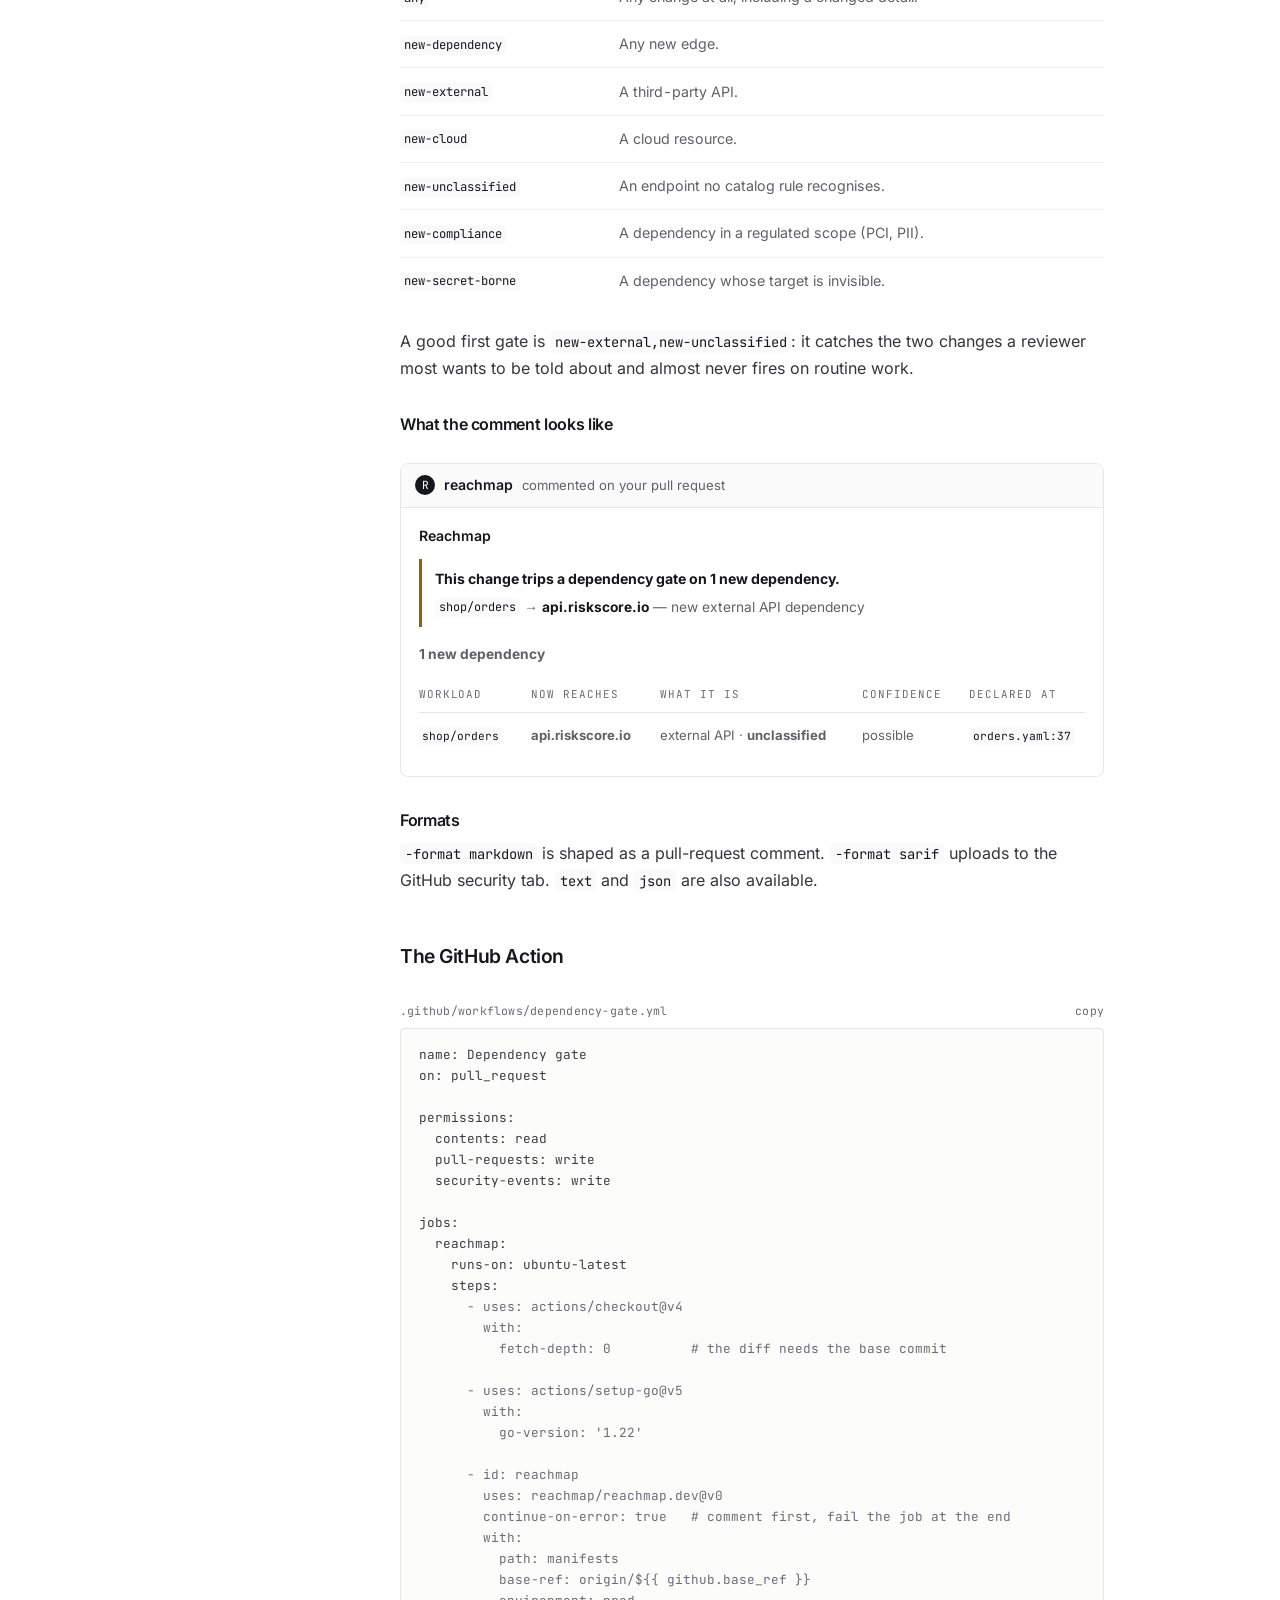
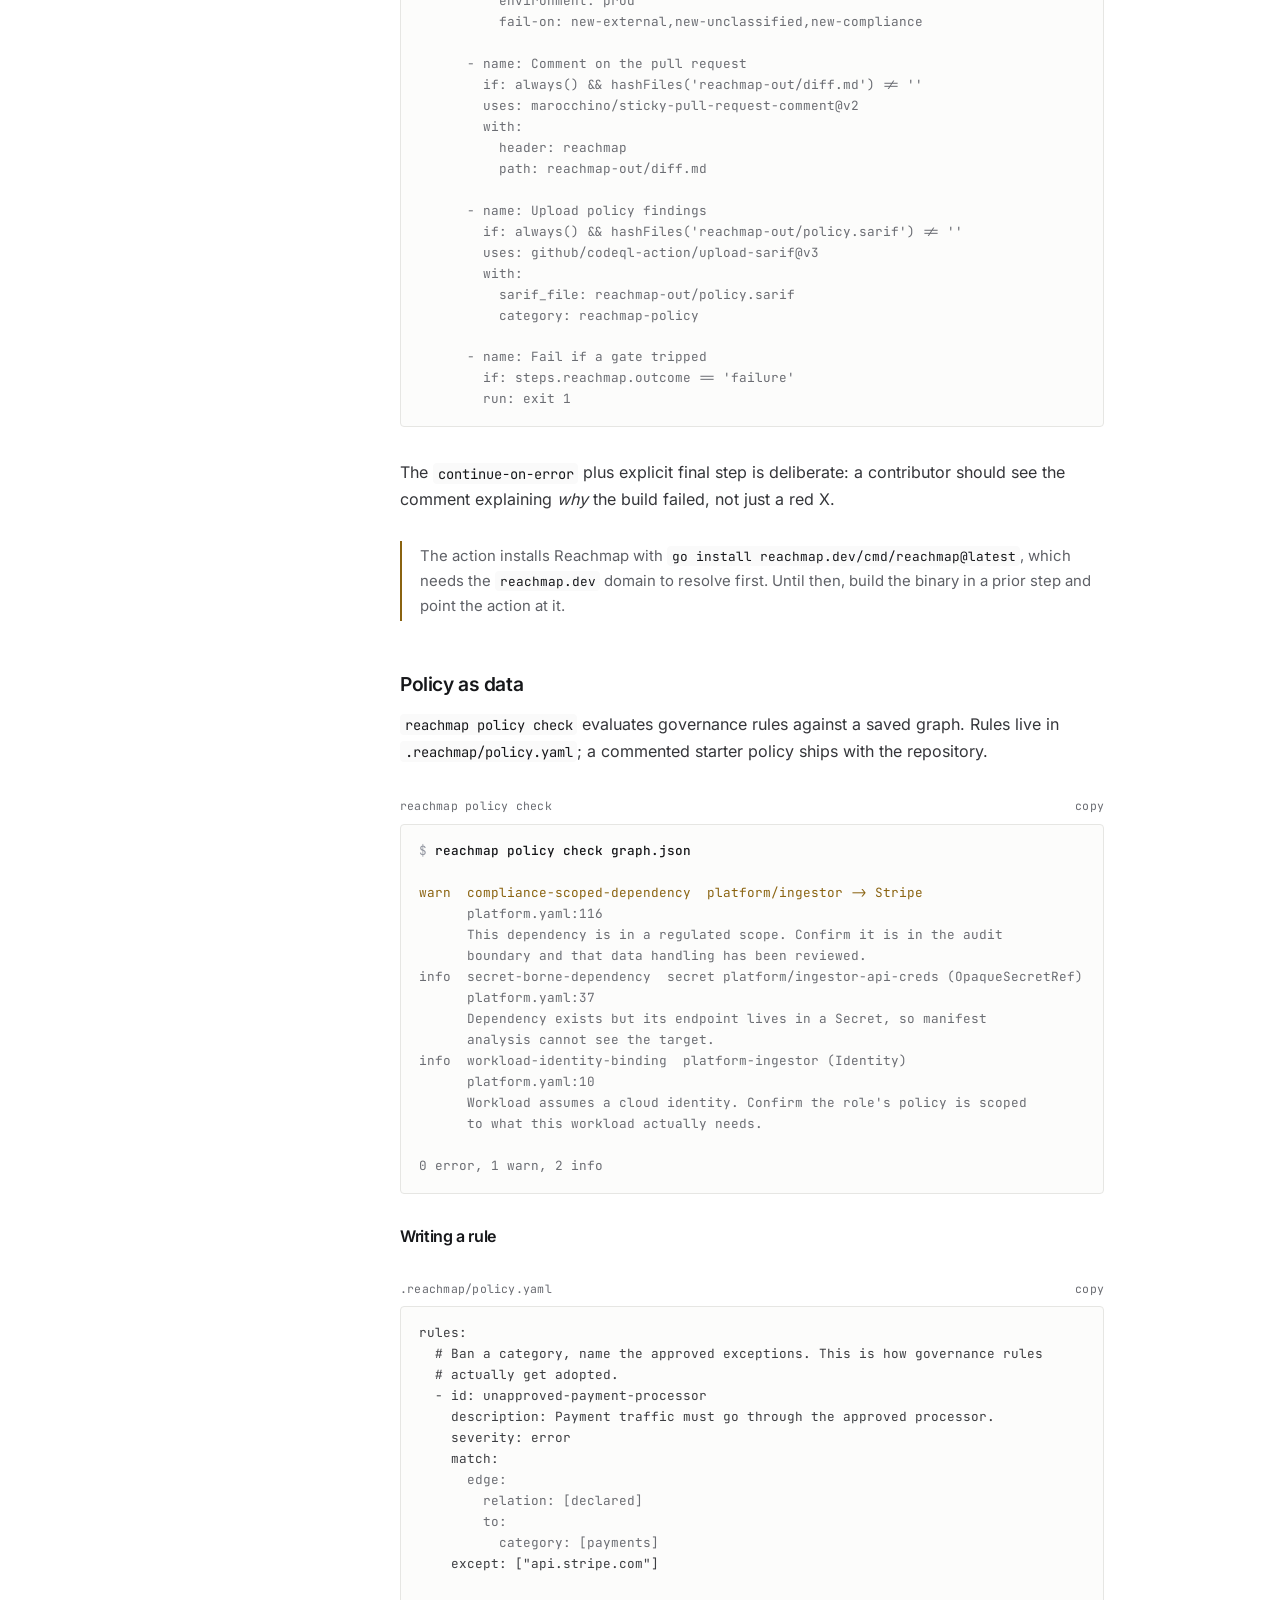
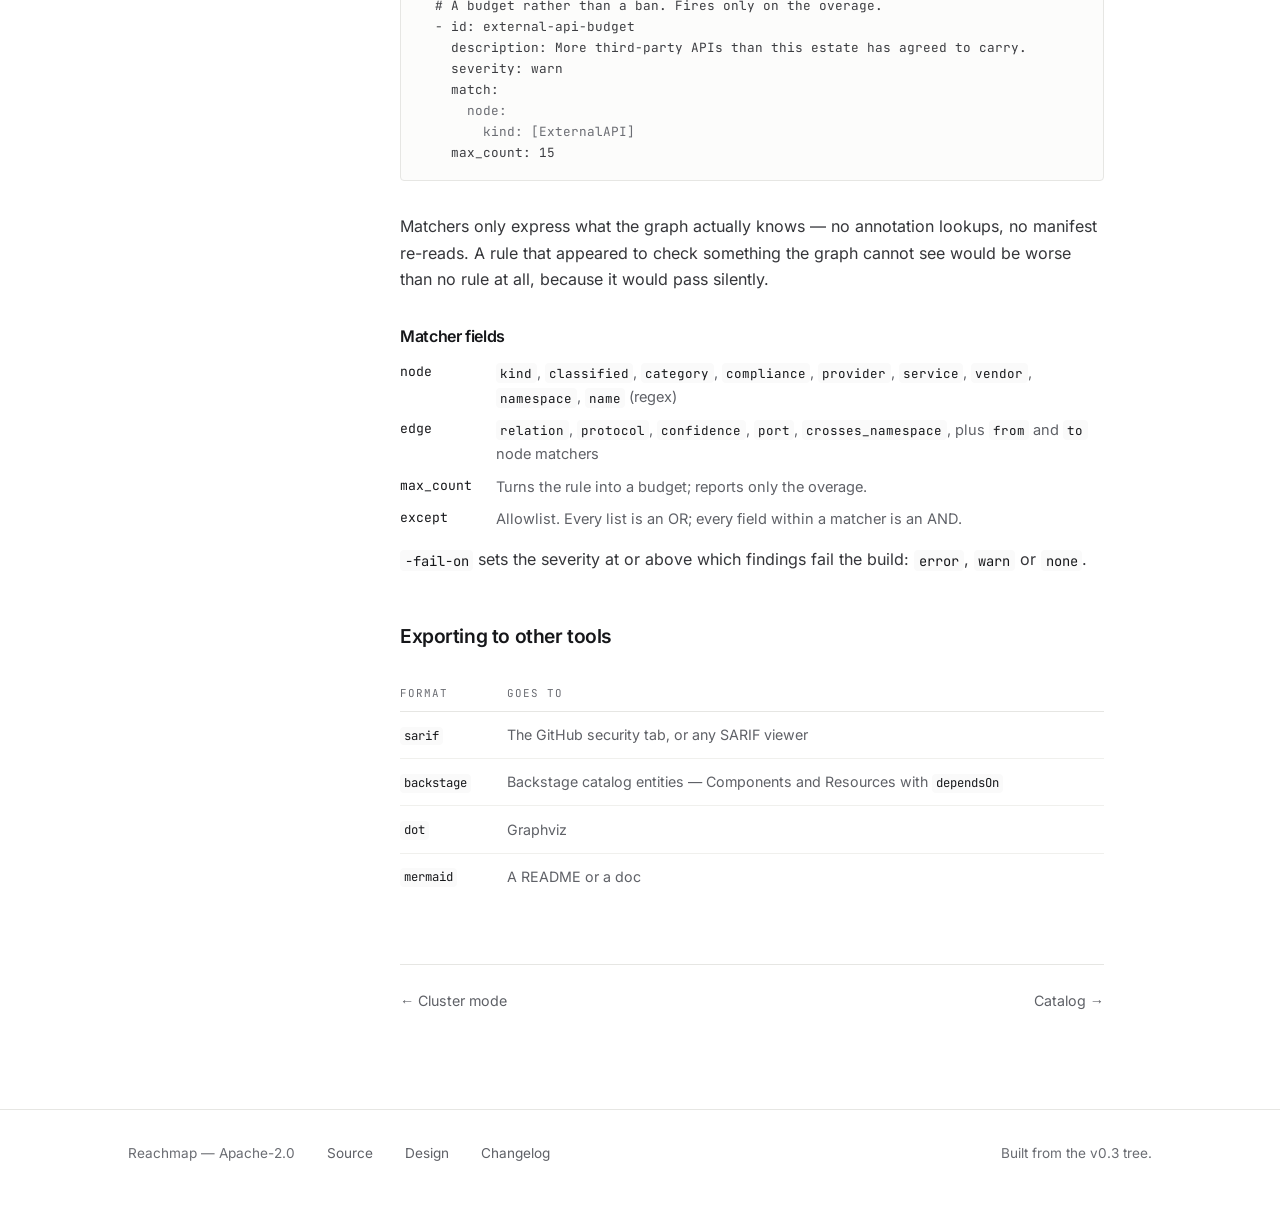
<file: docs/ci.html>
<!doctype html>
<html lang="en">
<head>
  <meta charset="utf-8">
  <meta name="viewport" content="width=device-width, initial-scale=1">
  <title>Gating a pull request · Reachmap</title>
  <meta name="description" content="Reachmap in CI: dependency diffs, gates, the GitHub Action, policy rules as data, and SARIF output.">
  <meta property="og:title" content="Gating a pull request · Reachmap">
  <meta property="og:description" content="Reachmap in CI: dependency diffs, gates, the GitHub Action, policy rules as data, and SARIF output.">
  <meta property="og:type" content="website">
  <meta property="og:image" content="https://reachmap.github.io/reachmap.dev-website/assets/og.png">
  <meta property="og:image:width" content="1200">
  <meta property="og:image:height" content="630">
  <meta name="twitter:card" content="summary_large_image">
  <meta name="go-import" content="reachmap.dev git https://github.com/reachmap/reachmap.dev">
  <meta name="go-source" content="reachmap.dev https://github.com/reachmap/reachmap.dev https://github.com/reachmap/reachmap.dev/tree/main{/dir} https://github.com/reachmap/reachmap.dev/blob/main{/dir}/{file}#L{line}">
  <link rel="icon" href="../assets/favicon.svg" type="image/svg+xml">
  <link rel="apple-touch-icon" href="../assets/icon-180.png">
  <meta name="theme-color" content="#ffffff">
  <link rel="preload" href="../assets/fonts/inter-latin-var.woff2" as="font" type="font/woff2" crossorigin>
  <link rel="preload" href="../assets/fonts/jetbrains-mono-latin-var.woff2" as="font" type="font/woff2" crossorigin>
  <link rel="stylesheet" href="../assets/style.css">
</head>
<body>
<a class="skip" href="#main">Skip to content</a>
<header class="site-head">
  <div class="wrap">
    <a class="brand" href="../index.html">
      <svg class="mark" viewBox="0 0 24 24" fill="none" stroke="currentColor" stroke-width="1.8" stroke-linecap="round" aria-hidden="true"><circle cx="5" cy="12" r="2.6" fill="currentColor" stroke="none"/><path d="M7.6 12h4"/><path d="M11.6 12 17 5.6"/><path d="M11.6 12 17 18.4"/><path d="M11.6 12H19" stroke-dasharray="2 2.4"/><circle cx="19.4" cy="5.2" r="1.9"/><circle cx="19.4" cy="18.8" r="1.9"/></svg>reachmap<span class="ver">v0.3</span>
    </a>
    <nav class="site-nav">
      <a href="../index.html" class="nav-home">Overview</a>
      <a href="../docs/index.html" aria-current="page">Documentation</a>
      <a class="gh" href="https://github.com/reachmap/reachmap.dev">GitHub</a>
    </nav>
  </div>
</header>
<main id="main" class="wrap docs">
<nav class="docs-nav" aria-label="Documentation">
  <div class="group">Documentation</div>
  <ul>
    <li><a href="../docs/index.html">Overview</a></li><li><a href="../docs/quickstart.html">Quickstart</a></li><li><a href="../docs/detectors.html">Detectors</a></li><li><a href="../docs/cluster.html">Cluster mode</a></li><li><a href="../docs/ci.html" aria-current="page">CI &amp; policy</a></li><li><a href="../docs/catalog.html">Catalog</a></li>
  </ul>
  <div class="group">Repository</div>
  <ul>
    <li><a href="https://github.com/reachmap/reachmap.dev/blob/main/README.md">README</a></li>
    <li><a href="https://github.com/reachmap/reachmap.dev/blob/main/docs/DESIGN.md">Design notes</a></li>
    <li><a href="https://github.com/reachmap/reachmap.dev/blob/main/docs/LANDSCAPE.md">Landscape survey</a></li>
    <li><a href="https://github.com/reachmap/reachmap.dev/blob/main/CHANGELOG.md">Changelog</a></li>
  </ul>
</nav><article class="docs-body">
<h1>Gating a pull request</h1>
<p class="page-lede">Diff two graphs, fail on what got added, and evaluate policy as data.</p>
<nav class="toc"><span class="toc-cap">On this page</span><ul><li><a href="#diff-two-graphs">Diff two graphs</a></li><li><a href="#the-github-action">The GitHub Action</a></li><li><a href="#policy-as-data">Policy as data</a></li><li><a href="#exporting-to-other-tools">Exporting to other tools</a></li></ul></nav>
<p>Scanning tells you what you have. Diffing tells you what a change is about to add, which
is the thing you can still do something about.</p>

<figure class="dia "><div class="dia-scroll"><div class="dia-inner" style="min-width:640px"><svg class="dia-svg" viewBox="0 0 700 306" role="img" aria-labelledby="t536888fd d2839241e" preserveAspectRatio="xMidYMid meet"><title id="t536888fd">How the pull-request gate runs</title><desc id="d2839241e">The graph on main and the graph on the branch feed a diff, matched on from, to and relation. Gates evaluate added edges only, producing three outcomes: a comment on the pull request, SARIF for the security tab, and exit code 3 when a gate trips.</desc><g><defs><marker id="rm-arrow2" viewBox="0 0 8 8" refX="6.5" refY="4" markerWidth="5" markerHeight="5" orient="auto"><path d="M0.5 1 L6.5 4 L0.5 7 Z" class="e-head"/></marker></defs><rect x="70" y="14" width="250" height="42" rx="5" class="n-box stage"/><text x="195.0" y="32.0" class="n-label stage">graph on main</text><text x="195.0" y="46.0" class="n-sub">the base</text><rect x="380" y="14" width="250" height="42" rx="5" class="n-box stage"/><text x="505.0" y="32.0" class="n-label stage">graph on the branch</text><text x="505.0" y="46.0" class="n-sub">the head</text><path d="M195 58 C195 78, 350 70, 350 92" class="e-line e-arrow" marker-end="url(#rm-arrow2)"/><path d="M505 58 C505 78, 350 70, 350 92" class="e-line e-arrow" marker-end="url(#rm-arrow2)"/><rect x="225" y="96" width="250" height="42" rx="5" class="n-box stage"/><text x="350.0" y="114.0" class="n-label stage">diff</text><text x="350.0" y="128.0" class="n-sub">matched on (from, to, relation)</text><path d="M350 140 V174" class="e-line e-arrow" marker-end="url(#rm-arrow2)"/><rect x="225" y="178" width="250" height="42" rx="5" class="n-box stage"/><text x="350.0" y="196.0" class="n-label stage">gates</text><text x="350.0" y="210.0" class="n-sub">added edges only</text><path d="M350 222 C350 244, 115 236, 115 258" class="e-line e-arrow" marker-end="url(#rm-arrow2)"/><rect x="10" y="262" width="210" height="34" rx="5" class="n-box ok"/><text x="115.0" y="283.0" class="n-label ok">comment on the PR</text><path d="M350 222 C350 244, 350 236, 350 258" class="e-line e-arrow" marker-end="url(#rm-arrow2)"/><rect x="245" y="262" width="210" height="34" rx="5" class="n-box ok"/><text x="350.0" y="283.0" class="n-label ok">SARIF to security tab</text><path d="M350 222 C350 244, 585 236, 585 258" class="e-line e-arrow" marker-end="url(#rm-arrow2)"/><rect x="480" y="262" width="210" height="34" rx="5" class="n-box down"/><text x="585.0" y="283.0" class="n-label down">exit 3 — build fails</text></g></svg></div></div></figure>

<h2 id="diff-two-graphs">Diff two graphs<a class="anchor" href="#diff-two-graphs" aria-label="Permalink">#</a></h2>
<div class="term">
  <div class="term-bar">
    <span class="dot"></span><span class="dot"></span><span class="dot"></span>
    <span class="label">reachmap diff</span><button class="copy" type="button">copy</button>
  </div>
  <pre><code><span class="t-prompt">$</span> <span class="t-cmd">reachmap</span> <span class="t-cmd">diff</span> <span class="t-cmd">base.json</span> <span class="t-cmd">head.json</span> <span class="t-flag">-fail-on</span> <span class="t-cmd">new-external</span>

<span class="t-meta">1 new dependency</span>
<span class="t-add">  + shop/orders  -&gt;  api.riskscore.io  [https, possible, unclassified]</span>
<span class="t-meta">      orders.yaml:37</span>

<span class="t-meta">1 policy trigger fired</span>
<span class="t-warn">  ! [new-external] shop/orders -&gt; api.riskscore.io: new external API dependency</span>

<span class="t-prompt">$</span> <span class="t-cmd">echo</span> <span class="t-cmd">$?</span>
3</code></pre>
</div>

<p>Graphs are matched on <code>(from, to, relation)</code>. A change to a dependency's port or
protocol is the same dependency with a different detail, so it surfaces as a <em>changed</em>
edge rather than as a removal plus an addition &mdash; otherwise the real signal gets buried in
a busy diff.</p>

<h3 id="gates">Gates<a class="anchor" href="#gates" aria-label="Permalink">#</a></h3>
<p><code>-fail-on</code> takes one or more of these. All of them fire only on <strong>added</strong>
dependencies.</p>
<div class="table-scroll">
<table>
  <thead><tr><th>Gate</th><th>Trips when the change adds&hellip;</th></tr></thead>
  <tbody>
    <tr><td><code>none</code></td><td>Never. Report only.</td></tr>
    <tr><td><code>any</code></td><td>Any change at all, including a changed detail.</td></tr>
    <tr><td><code>new-dependency</code></td><td>Any new edge.</td></tr>
    <tr><td><code>new-external</code></td><td>A third-party API.</td></tr>
    <tr><td><code>new-cloud</code></td><td>A cloud resource.</td></tr>
    <tr><td><code>new-unclassified</code></td><td>An endpoint no catalog rule recognises.</td></tr>
    <tr><td><code>new-compliance</code></td><td>A dependency in a regulated scope (PCI, PII).</td></tr>
    <tr><td><code>new-secret-borne</code></td><td>A dependency whose target is invisible.</td></tr>
  </tbody>
</table>
</div>

<p>A good first gate is <code>new-external,new-unclassified</code>: it catches the two changes
a reviewer most wants to be told about and almost never fires on routine work.</p>

<h3 id="what-the-comment-looks-like">What the comment looks like<a class="anchor" href="#what-the-comment-looks-like" aria-label="Permalink">#</a></h3>

<div class="pr-mock" aria-label="Illustration of the pull-request comment Reachmap leaves">
  <div class="pr-head">
    <span class="pr-avatar" aria-hidden="true">R</span>
    <span class="pr-who">reachmap</span>
    <span class="pr-when">commented on your pull request</span>
  </div>
  <div class="pr-body">
    <p class="pr-title">Reachmap</p>
    <div class="pr-warn">
      <strong>This change trips a dependency gate on 1 new dependency.</strong>
      <div><code>shop/orders</code> &rarr; <strong>api.riskscore.io</strong> &mdash; new external API dependency</div>
    </div>
    <p class="pr-sub"><strong>1 new dependency</strong></p>
    <div class="table-scroll"><table>
  <thead><tr><th>Workload</th><th>Now reaches</th><th>What it is</th><th>Confidence</th><th>Declared at</th></tr></thead>
  <tbody><tr>
    <td><code>shop/orders</code></td>
    <td><strong>api.riskscore.io</strong></td>
    <td>external API &middot; <strong>unclassified</strong></td>
    <td>possible</td>
    <td><code>orders.yaml:37</code></td>
  </tr></tbody>
</table></div>
  </div>
</div>

<h3 id="formats">Formats<a class="anchor" href="#formats" aria-label="Permalink">#</a></h3>
<p><code>-format markdown</code> is shaped as a pull-request comment.
<code>-format sarif</code> uploads to the GitHub security tab. <code>text</code> and
<code>json</code> are also available.</p>

<h2 id="the-github-action">The GitHub Action<a class="anchor" href="#the-github-action" aria-label="Permalink">#</a></h2>
<div class="term">
  <div class="term-bar">
    <span class="dot"></span><span class="dot"></span><span class="dot"></span>
    <span class="label">.github/workflows/dependency-gate.yml</span><button class="copy" type="button">copy</button>
  </div>
  <pre><code>name: Dependency gate
on: pull_request

permissions:
  contents: read
  pull-requests: write
  security-events: write

jobs:
  reachmap:
    runs-on: ubuntu-latest
    steps:
<span class="t-meta">      - uses: actions/checkout@v4</span>
<span class="t-meta">        with:</span>
<span class="t-meta">          fetch-depth: 0          # the diff needs the base commit</span>

<span class="t-meta">      - uses: actions/setup-go@v5</span>
<span class="t-meta">        with:</span>
<span class="t-meta">          go-version: &#x27;1.22&#x27;</span>

<span class="t-meta">      - id: reachmap</span>
<span class="t-meta">        uses: reachmap/reachmap.dev@v0</span>
<span class="t-meta">        continue-on-error: true   # comment first, fail the job at the end</span>
<span class="t-meta">        with:</span>
<span class="t-meta">          path: manifests</span>
<span class="t-meta">          base-ref: origin/${{ github.base_ref }}</span>
<span class="t-meta">          environment: prod</span>
<span class="t-meta">          fail-on: new-external,new-unclassified,new-compliance</span>

<span class="t-meta">      - name: Comment on the pull request</span>
<span class="t-meta">        if: always() &amp;&amp; hashFiles(&#x27;reachmap-out/diff.md&#x27;) != &#x27;&#x27;</span>
<span class="t-meta">        uses: marocchino/sticky-pull-request-comment@v2</span>
<span class="t-meta">        with:</span>
<span class="t-meta">          header: reachmap</span>
<span class="t-meta">          path: reachmap-out/diff.md</span>

<span class="t-meta">      - name: Upload policy findings</span>
<span class="t-meta">        if: always() &amp;&amp; hashFiles(&#x27;reachmap-out/policy.sarif&#x27;) != &#x27;&#x27;</span>
<span class="t-meta">        uses: github/codeql-action/upload-sarif@v3</span>
<span class="t-meta">        with:</span>
<span class="t-meta">          sarif_file: reachmap-out/policy.sarif</span>
<span class="t-meta">          category: reachmap-policy</span>

<span class="t-meta">      - name: Fail if a gate tripped</span>
<span class="t-meta">        if: steps.reachmap.outcome == &#x27;failure&#x27;</span>
<span class="t-meta">        run: exit 1</span></code></pre>
</div>

<p>The <code>continue-on-error</code> plus explicit final step is deliberate: a contributor
should see the comment explaining <em>why</em> the build failed, not just a red X.</p>

<div class="note warn">
The action installs Reachmap with <code>go install reachmap.dev/cmd/reachmap@latest</code>,
which needs the <code>reachmap.dev</code> domain to resolve first. Until then, build the
binary in a prior step and point the action at it.
</div>

<h2 id="policy-as-data">Policy as data<a class="anchor" href="#policy-as-data" aria-label="Permalink">#</a></h2>
<p><code>reachmap policy check</code> evaluates governance rules against a saved graph.
Rules live in <code>.reachmap/policy.yaml</code>; a commented starter policy ships with the
repository.</p>

<div class="term">
  <div class="term-bar">
    <span class="dot"></span><span class="dot"></span><span class="dot"></span>
    <span class="label">reachmap policy check</span><button class="copy" type="button">copy</button>
  </div>
  <pre><code><span class="t-prompt">$</span> <span class="t-cmd">reachmap</span> <span class="t-cmd">policy</span> <span class="t-cmd">check</span> <span class="t-cmd">graph.json</span>

<span class="t-warn">warn  compliance-scoped-dependency  platform/ingestor -&gt; Stripe</span>
<span class="t-meta">      platform.yaml:116</span>
<span class="t-meta">      This dependency is in a regulated scope. Confirm it is in the audit</span>
<span class="t-meta">      boundary and that data handling has been reviewed.</span>
<span class="t-meta">info  secret-borne-dependency  secret platform/ingestor-api-creds (OpaqueSecretRef)</span>
<span class="t-meta">      platform.yaml:37</span>
<span class="t-meta">      Dependency exists but its endpoint lives in a Secret, so manifest</span>
<span class="t-meta">      analysis cannot see the target.</span>
<span class="t-meta">info  workload-identity-binding  platform-ingestor (Identity)</span>
<span class="t-meta">      platform.yaml:10</span>
<span class="t-meta">      Workload assumes a cloud identity. Confirm the role&#x27;s policy is scoped</span>
<span class="t-meta">      to what this workload actually needs.</span>

<span class="t-meta">0 error, 1 warn, 2 info</span></code></pre>
</div>

<h3 id="writing-a-rule">Writing a rule<a class="anchor" href="#writing-a-rule" aria-label="Permalink">#</a></h3>
<div class="term">
  <div class="term-bar">
    <span class="dot"></span><span class="dot"></span><span class="dot"></span>
    <span class="label">.reachmap/policy.yaml</span><button class="copy" type="button">copy</button>
  </div>
  <pre><code>rules:
  # Ban a category, name the approved exceptions. This is how governance rules
  # actually get adopted.
  - id: unapproved-payment-processor
    description: Payment traffic must go through the approved processor.
    severity: error
    match:
<span class="t-meta">      edge:</span>
<span class="t-meta">        relation: [declared]</span>
<span class="t-meta">        to:</span>
<span class="t-meta">          category: [payments]</span>
    except: [&quot;api.stripe.com&quot;]

  # A budget rather than a ban. Fires only on the overage.
  - id: external-api-budget
    description: More third-party APIs than this estate has agreed to carry.
    severity: warn
    match:
<span class="t-meta">      node:</span>
<span class="t-meta">        kind: [ExternalAPI]</span>
    max_count: 15</code></pre>
</div>

<p>Matchers only express what the graph actually knows &mdash; no annotation lookups, no
manifest re-reads. A rule that appeared to check something the graph cannot see would be worse
than no rule at all, because it would pass silently.</p>

<h3 id="matcher-fields">Matcher fields<a class="anchor" href="#matcher-fields" aria-label="Permalink">#</a></h3>
<dl class="kv">
  <dt>node</dt><dd><code>kind</code>, <code>classified</code>, <code>category</code>, <code>compliance</code>, <code>provider</code>, <code>service</code>, <code>vendor</code>, <code>namespace</code>, <code>name</code> (regex)</dd>
  <dt>edge</dt><dd><code>relation</code>, <code>protocol</code>, <code>confidence</code>, <code>port</code>, <code>crosses_namespace</code>, plus <code>from</code> and <code>to</code> node matchers</dd>
  <dt>max_count</dt><dd>Turns the rule into a budget; reports only the overage.</dd>
  <dt>except</dt><dd>Allowlist. Every list is an OR; every field within a matcher is an AND.</dd>
</dl>

<p><code>-fail-on</code> sets the severity at or above which findings fail the build:
<code>error</code>, <code>warn</code> or <code>none</code>.</p>

<h2 id="exporting-to-other-tools">Exporting to other tools<a class="anchor" href="#exporting-to-other-tools" aria-label="Permalink">#</a></h2>
<div class="table-scroll">
<table>
  <thead><tr><th>Format</th><th>Goes to</th></tr></thead>
  <tbody>
    <tr><td><code>sarif</code></td><td>The GitHub security tab, or any SARIF viewer</td></tr>
    <tr><td><code>backstage</code></td><td>Backstage catalog entities &mdash; Components and Resources with <code>dependsOn</code></td></tr>
    <tr><td><code>dot</code></td><td>Graphviz</td></tr>
    <tr><td><code>mermaid</code></td><td>A README or a doc</td></tr>
  </tbody>
</table>
</div>
<div class="page-nav"><a href="cluster.html">&larr; Cluster mode</a><a href="catalog.html">Catalog &rarr;</a></div></article>
</main>
<footer class="site-foot">
  <div class="wrap">
    <span>Reachmap &mdash; Apache-2.0</span>
    <a href="https://github.com/reachmap/reachmap.dev">Source</a>
    <a href="https://github.com/reachmap/reachmap.dev/blob/main/docs/DESIGN.md">Design</a>
    <a href="https://github.com/reachmap/reachmap.dev/blob/main/CHANGELOG.md">Changelog</a>
    <span class="spacer">Built from the v0.3 tree.</span>
  </div>
</footer>
<script src="../assets/site.js"></script>
</body>
</html>
</file>
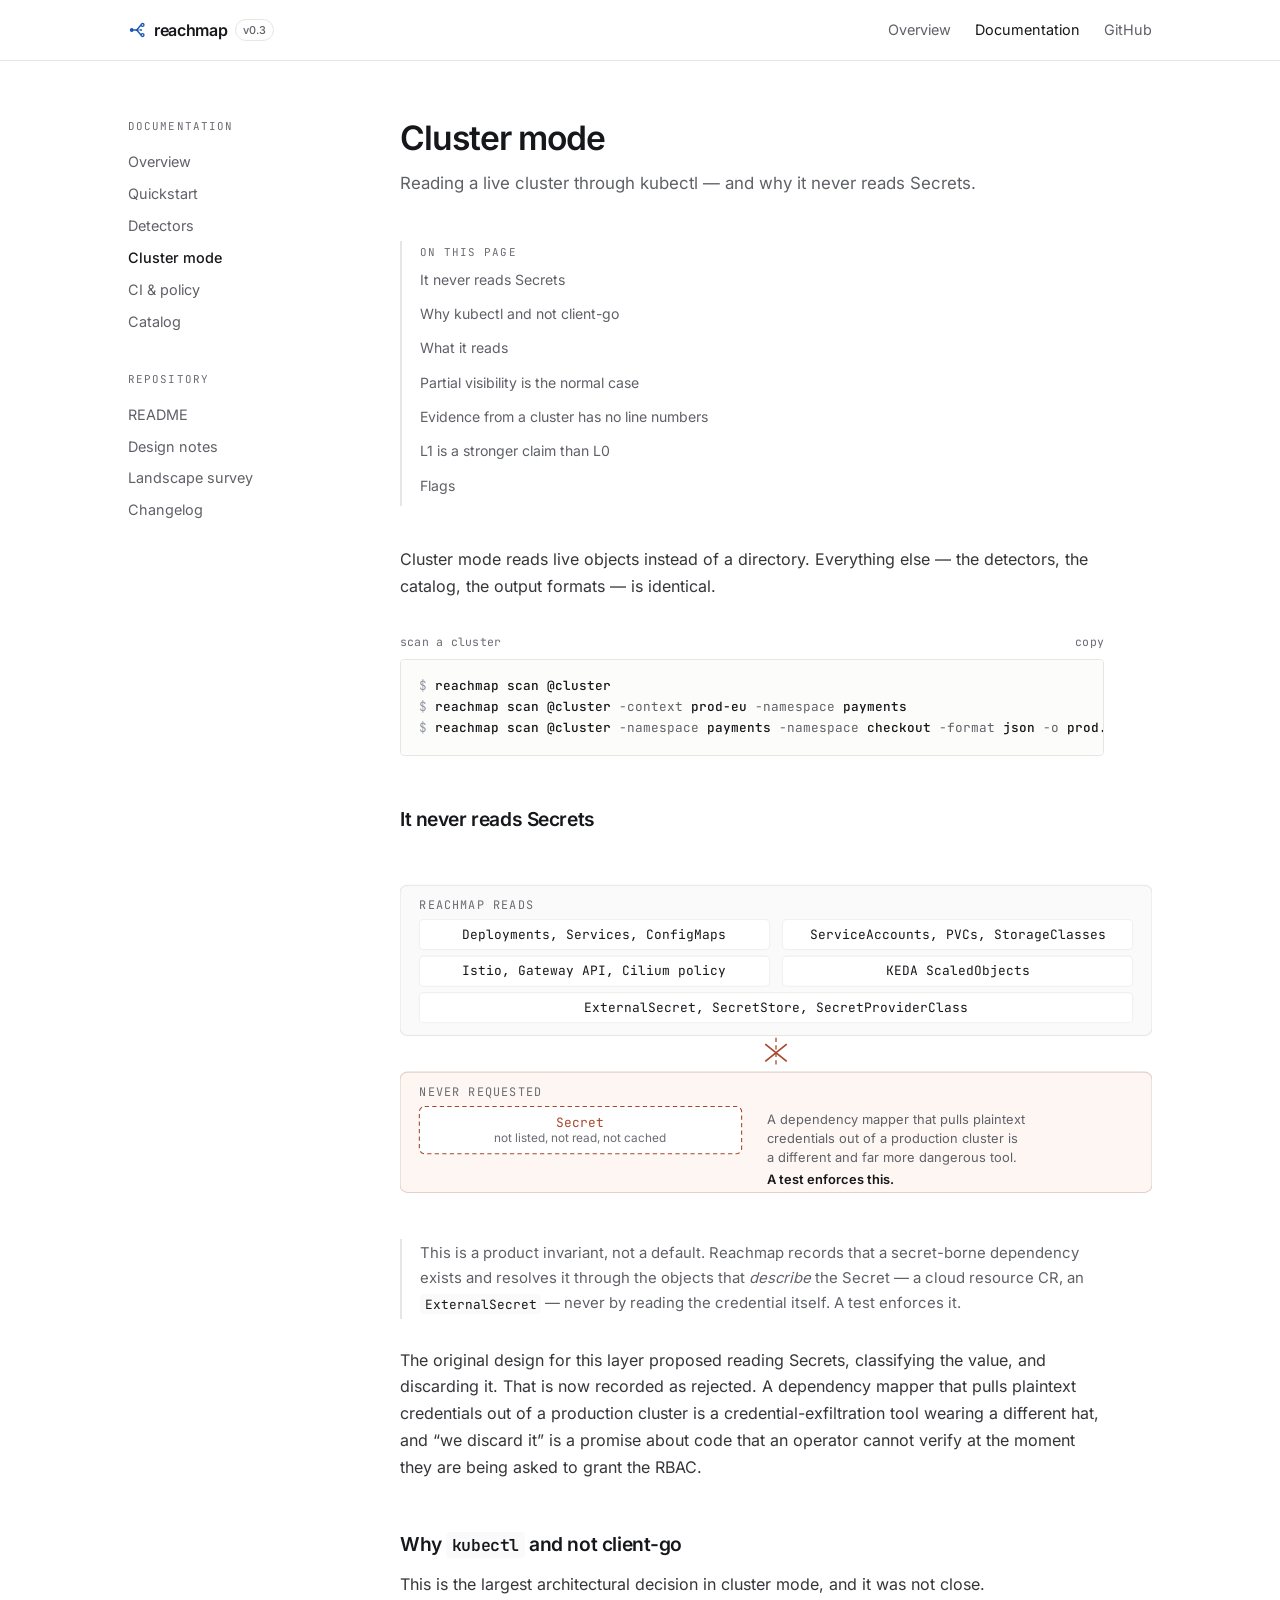
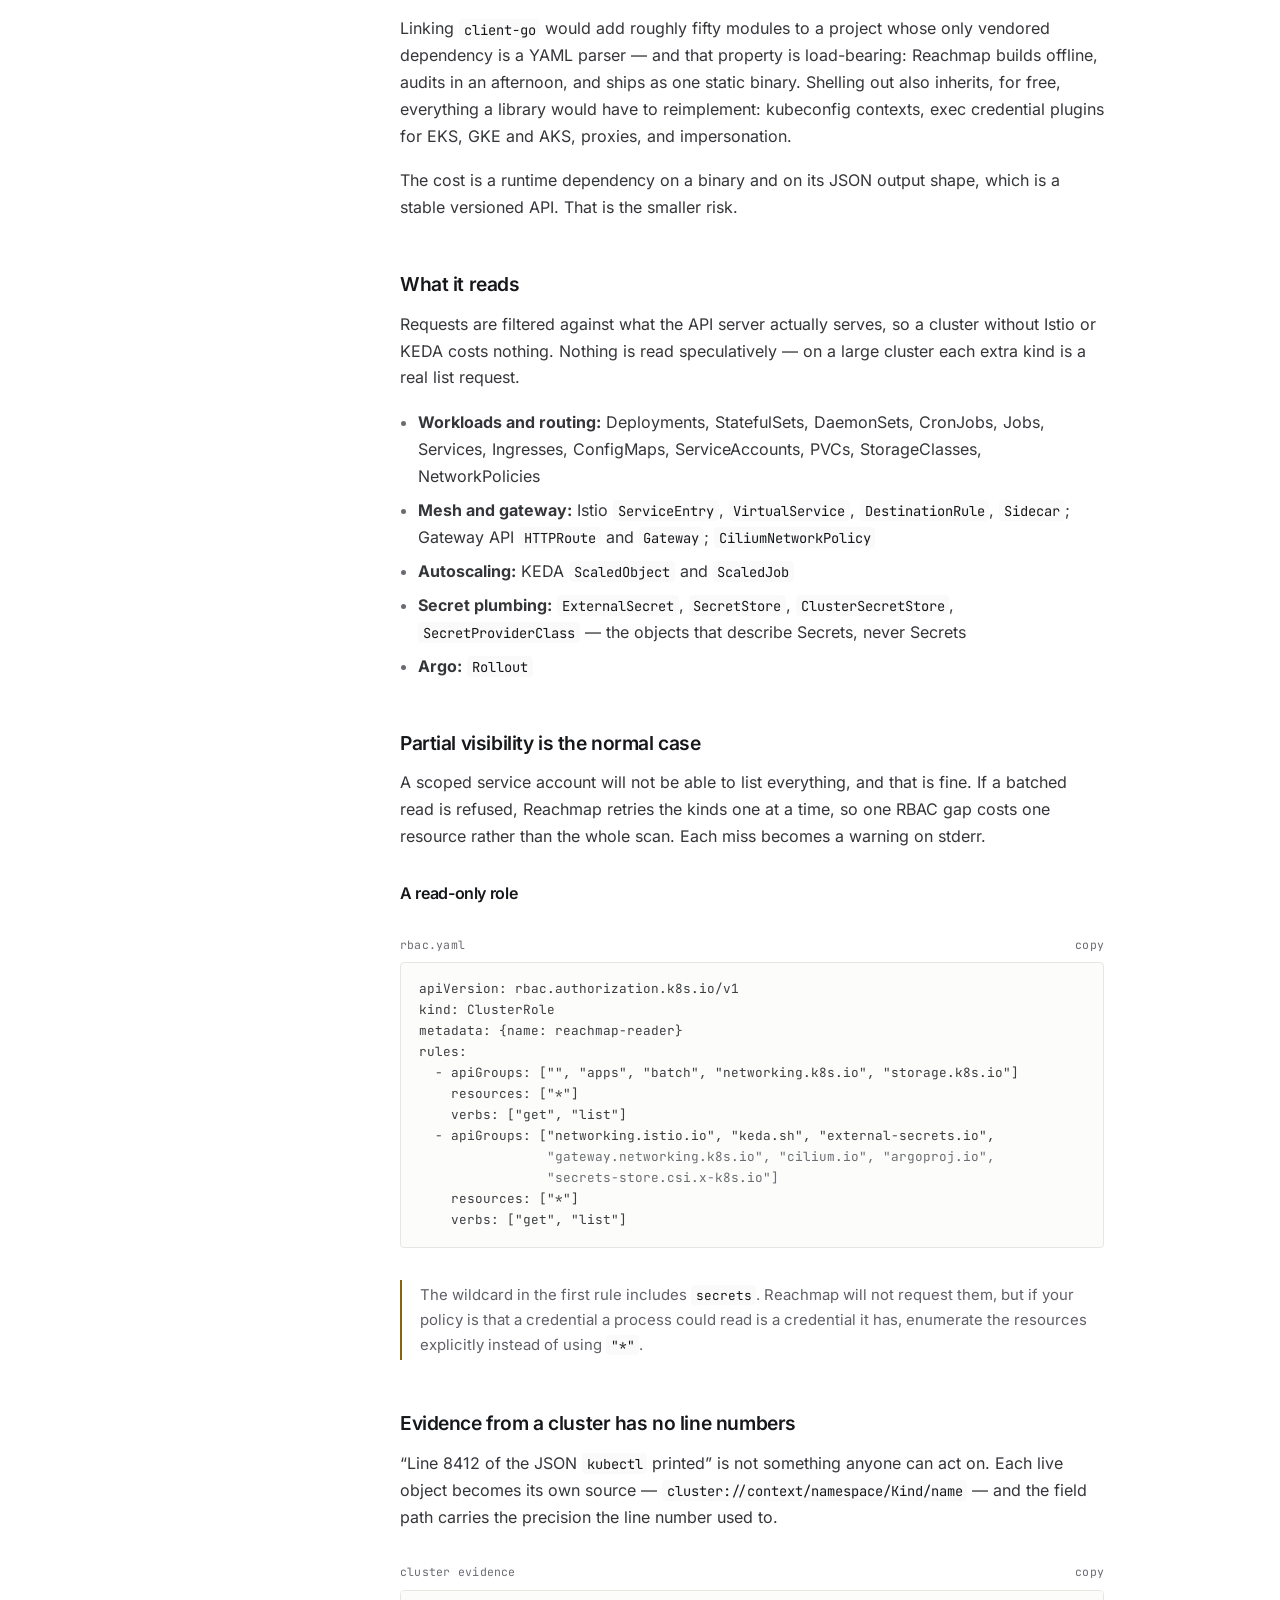
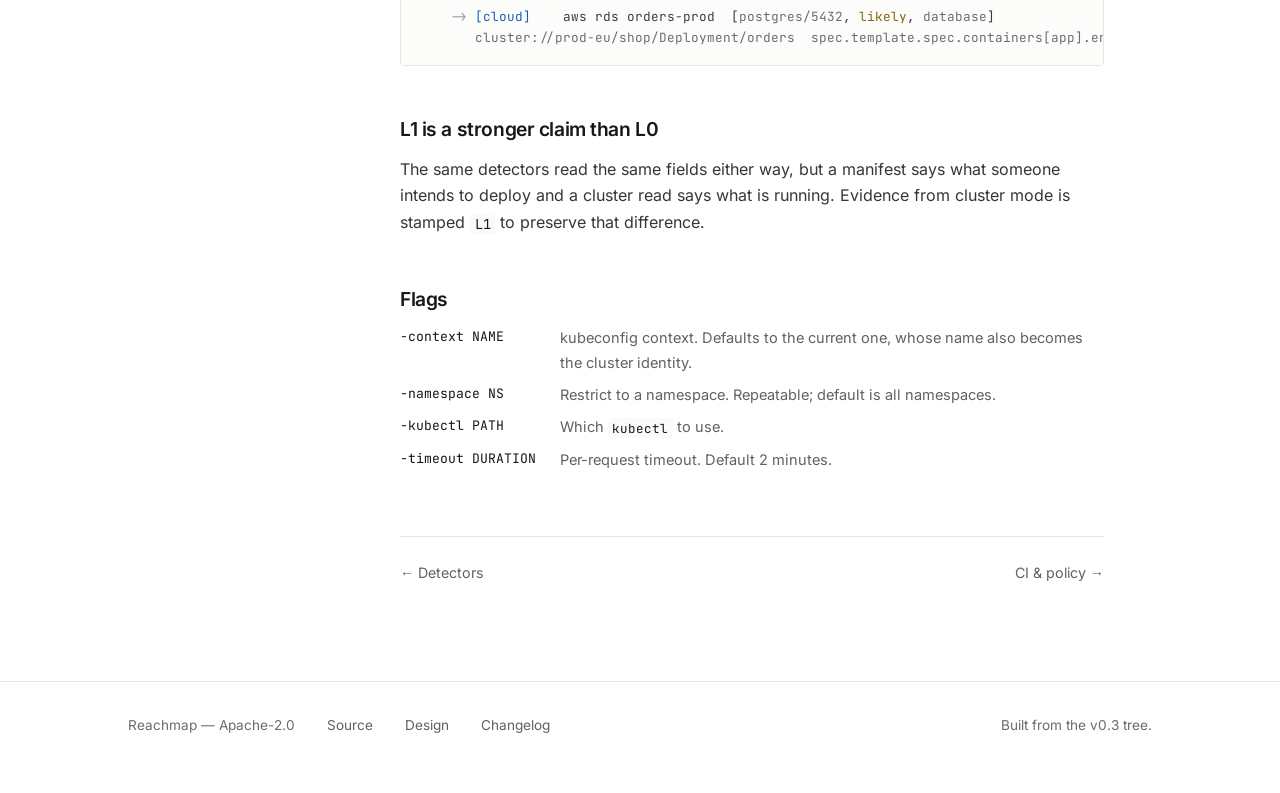
<file: docs/cluster.html>
<!doctype html>
<html lang="en">
<head>
  <meta charset="utf-8">
  <meta name="viewport" content="width=device-width, initial-scale=1">
  <title>Cluster mode · Reachmap</title>
  <meta name="description" content="Reachmap cluster mode: scanning live Kubernetes objects via kubectl, the RBAC it needs, and the invariant that it never reads Secrets.">
  <meta property="og:title" content="Cluster mode · Reachmap">
  <meta property="og:description" content="Reachmap cluster mode: scanning live Kubernetes objects via kubectl, the RBAC it needs, and the invariant that it never reads Secrets.">
  <meta property="og:type" content="website">
  <meta property="og:image" content="https://reachmap.github.io/reachmap.dev-website/assets/og.png">
  <meta property="og:image:width" content="1200">
  <meta property="og:image:height" content="630">
  <meta name="twitter:card" content="summary_large_image">
  <meta name="go-import" content="reachmap.dev git https://github.com/reachmap/reachmap.dev">
  <meta name="go-source" content="reachmap.dev https://github.com/reachmap/reachmap.dev https://github.com/reachmap/reachmap.dev/tree/main{/dir} https://github.com/reachmap/reachmap.dev/blob/main{/dir}/{file}#L{line}">
  <link rel="icon" href="../assets/favicon.svg" type="image/svg+xml">
  <link rel="apple-touch-icon" href="../assets/icon-180.png">
  <meta name="theme-color" content="#ffffff">
  <link rel="preload" href="../assets/fonts/inter-latin-var.woff2" as="font" type="font/woff2" crossorigin>
  <link rel="preload" href="../assets/fonts/jetbrains-mono-latin-var.woff2" as="font" type="font/woff2" crossorigin>
  <link rel="stylesheet" href="../assets/style.css">
</head>
<body>
<a class="skip" href="#main">Skip to content</a>
<header class="site-head">
  <div class="wrap">
    <a class="brand" href="../index.html">
      <svg class="mark" viewBox="0 0 24 24" fill="none" stroke="currentColor" stroke-width="1.8" stroke-linecap="round" aria-hidden="true"><circle cx="5" cy="12" r="2.6" fill="currentColor" stroke="none"/><path d="M7.6 12h4"/><path d="M11.6 12 17 5.6"/><path d="M11.6 12 17 18.4"/><path d="M11.6 12H19" stroke-dasharray="2 2.4"/><circle cx="19.4" cy="5.2" r="1.9"/><circle cx="19.4" cy="18.8" r="1.9"/></svg>reachmap<span class="ver">v0.3</span>
    </a>
    <nav class="site-nav">
      <a href="../index.html" class="nav-home">Overview</a>
      <a href="../docs/index.html" aria-current="page">Documentation</a>
      <a class="gh" href="https://github.com/reachmap/reachmap.dev">GitHub</a>
    </nav>
  </div>
</header>
<main id="main" class="wrap docs">
<nav class="docs-nav" aria-label="Documentation">
  <div class="group">Documentation</div>
  <ul>
    <li><a href="../docs/index.html">Overview</a></li><li><a href="../docs/quickstart.html">Quickstart</a></li><li><a href="../docs/detectors.html">Detectors</a></li><li><a href="../docs/cluster.html" aria-current="page">Cluster mode</a></li><li><a href="../docs/ci.html">CI &amp; policy</a></li><li><a href="../docs/catalog.html">Catalog</a></li>
  </ul>
  <div class="group">Repository</div>
  <ul>
    <li><a href="https://github.com/reachmap/reachmap.dev/blob/main/README.md">README</a></li>
    <li><a href="https://github.com/reachmap/reachmap.dev/blob/main/docs/DESIGN.md">Design notes</a></li>
    <li><a href="https://github.com/reachmap/reachmap.dev/blob/main/docs/LANDSCAPE.md">Landscape survey</a></li>
    <li><a href="https://github.com/reachmap/reachmap.dev/blob/main/CHANGELOG.md">Changelog</a></li>
  </ul>
</nav><article class="docs-body">
<h1>Cluster mode</h1>
<p class="page-lede">Reading a live cluster through kubectl &mdash; and why it never reads Secrets.</p>
<nav class="toc"><span class="toc-cap">On this page</span><ul><li><a href="#it-never-reads-secrets">It never reads Secrets</a></li><li><a href="#why-kubectl-and-not-client-go">Why kubectl and not client-go</a></li><li><a href="#what-it-reads">What it reads</a></li><li><a href="#partial-visibility-is-the-normal-case">Partial visibility is the normal case</a></li><li><a href="#evidence-from-a-cluster-has-no-line-numbers">Evidence from a cluster has no line numbers</a></li><li><a href="#l1-is-a-stronger-claim-than-l0">L1 is a stronger claim than L0</a></li><li><a href="#flags">Flags</a></li></ul></nav>
<p>Cluster mode reads live objects instead of a directory. Everything else &mdash; the
detectors, the catalog, the output formats &mdash; is identical.</p>

<div class="term">
  <div class="term-bar">
    <span class="dot"></span><span class="dot"></span><span class="dot"></span>
    <span class="label">scan a cluster</span><button class="copy" type="button">copy</button>
  </div>
  <pre><code><span class="t-prompt">$</span> <span class="t-cmd">reachmap</span> <span class="t-cmd">scan</span> <span class="t-cmd">@cluster</span>
<span class="t-prompt">$</span> <span class="t-cmd">reachmap</span> <span class="t-cmd">scan</span> <span class="t-cmd">@cluster</span> <span class="t-flag">-context</span> <span class="t-cmd">prod-eu</span> <span class="t-flag">-namespace</span> <span class="t-cmd">payments</span>
<span class="t-prompt">$</span> <span class="t-cmd">reachmap</span> <span class="t-cmd">scan</span> <span class="t-cmd">@cluster</span> <span class="t-flag">-namespace</span> <span class="t-cmd">payments</span> <span class="t-flag">-namespace</span> <span class="t-cmd">checkout</span> <span class="t-flag">-format</span> <span class="t-cmd">json</span> <span class="t-flag">-o</span> <span class="t-cmd">prod.json</span></code></pre>
</div>

<h2 id="it-never-reads-secrets">It never reads Secrets<a class="anchor" href="#it-never-reads-secrets" aria-label="Permalink">#</a></h2>

<figure class="dia "><div class="dia-scroll"><div class="dia-inner" style="min-width:640px"><svg class="dia-svg" viewBox="0 0 700 312" role="img" aria-labelledby="t1e6871c2 df9316a45" preserveAspectRatio="xMidYMid meet"><title id="t1e6871c2">What cluster mode reads, and what it never requests</title><desc id="df9316a45">Above the line, the object kinds Reachmap lists from a cluster: workloads, services, config, service accounts, storage, mesh and egress policy, KEDA objects, and the External Secrets objects that describe Secrets. Below, crossed out: Secret objects themselves, which are never listed, read or cached.</desc><g><rect x="0" y="16" width="700" height="140" rx="7" class="zone"/><text x="18" y="38" class="d-cap">REACHMAP READS</text><rect x="18" y="48" width="326" height="28" rx="4" class="n-box read"/><text x="181.0" y="66.0" class="n-label read">Deployments, Services, ConfigMaps</text><rect x="356" y="48" width="326" height="28" rx="4" class="n-box read"/><text x="519.0" y="66.0" class="n-label read">ServiceAccounts, PVCs, StorageClasses</text><rect x="18" y="82" width="326" height="28" rx="4" class="n-box read"/><text x="181.0" y="100.0" class="n-label read">Istio, Gateway API, Cilium policy</text><rect x="356" y="82" width="326" height="28" rx="4" class="n-box read"/><text x="519.0" y="100.0" class="n-label read">KEDA ScaledObjects</text><rect x="18" y="116" width="664" height="28" rx="4" class="n-box read"/><text x="350.0" y="134.0" class="n-label read">ExternalSecret, SecretStore, SecretProviderClass</text><path d="M350 158 V186" class="e-line e-cut"/><path d="M340 164 L360 180 M360 164 L340 180" class="e-cross"/><rect x="0" y="190" width="700" height="112" rx="7" class="zone zone-off"/><text x="18" y="212" class="d-cap">NEVER REQUESTED</text><rect x="18" y="222" width="300" height="44" rx="5" class="n-box never"/><text x="168.0" y="241.0" class="n-label never">Secret</text><text x="168.0" y="255.0" class="n-sub">not listed, not read, not cached</text><text x="342" y="238" class="z-note">A dependency mapper that pulls plaintext</text><text x="342" y="256" class="z-note">credentials out of a production cluster is</text><text x="342" y="274" class="z-note">a different and far more dangerous tool.</text><text x="342" y="294" class="z-note z-test">A test enforces this.</text></g></svg></div></div></figure>

<div class="note">
This is a product invariant, not a default. Reachmap records that a secret-borne dependency
exists and resolves it through the objects that <em>describe</em> the Secret &mdash; a cloud
resource CR, an <code>ExternalSecret</code> &mdash; never by reading the credential itself.
A test enforces it.
</div>

<p>The original design for this layer proposed reading Secrets, classifying the value, and
discarding it. That is now recorded as rejected. A dependency mapper that pulls plaintext
credentials out of a production cluster is a credential-exfiltration tool wearing a different
hat, and &ldquo;we discard it&rdquo; is a promise about code that an operator cannot verify at
the moment they are being asked to grant the RBAC.</p>

<h2 id="why-kubectl-and-not-client-go">Why <code>kubectl</code> and not client-go<a class="anchor" href="#why-kubectl-and-not-client-go" aria-label="Permalink">#</a></h2>
<p>This is the largest architectural decision in cluster mode, and it was not close.</p>
<p>Linking <code>client-go</code> would add roughly fifty modules to a project whose only
vendored dependency is a YAML parser &mdash; and that property is load-bearing: Reachmap
builds offline, audits in an afternoon, and ships as one static binary. Shelling out also
inherits, for free, everything a library would have to reimplement: kubeconfig contexts, exec
credential plugins for EKS, GKE and AKS, proxies, and impersonation.</p>
<p>The cost is a runtime dependency on a binary and on its JSON output shape, which is a
stable versioned API. That is the smaller risk.</p>

<h2 id="what-it-reads">What it reads<a class="anchor" href="#what-it-reads" aria-label="Permalink">#</a></h2>
<p>Requests are filtered against what the API server actually serves, so a cluster without
Istio or KEDA costs nothing. Nothing is read speculatively &mdash; on a large cluster each
extra kind is a real list request.</p>
<ul>
  <li><strong>Workloads and routing:</strong> Deployments, StatefulSets, DaemonSets, CronJobs,
  Jobs, Services, Ingresses, ConfigMaps, ServiceAccounts, PVCs, StorageClasses, NetworkPolicies</li>
  <li><strong>Mesh and gateway:</strong> Istio <code>ServiceEntry</code>, <code>VirtualService</code>,
  <code>DestinationRule</code>, <code>Sidecar</code>; Gateway API <code>HTTPRoute</code> and
  <code>Gateway</code>; <code>CiliumNetworkPolicy</code></li>
  <li><strong>Autoscaling:</strong> KEDA <code>ScaledObject</code> and <code>ScaledJob</code></li>
  <li><strong>Secret plumbing:</strong> <code>ExternalSecret</code>, <code>SecretStore</code>,
  <code>ClusterSecretStore</code>, <code>SecretProviderClass</code> &mdash; the objects that
  describe Secrets, never Secrets</li>
  <li><strong>Argo:</strong> <code>Rollout</code></li>
</ul>

<h2 id="partial-visibility-is-the-normal-case">Partial visibility is the normal case<a class="anchor" href="#partial-visibility-is-the-normal-case" aria-label="Permalink">#</a></h2>
<p>A scoped service account will not be able to list everything, and that is fine. If a
batched read is refused, Reachmap retries the kinds one at a time, so one RBAC gap costs one
resource rather than the whole scan. Each miss becomes a warning on stderr.</p>

<h3 id="a-read-only-role">A read-only role<a class="anchor" href="#a-read-only-role" aria-label="Permalink">#</a></h3>
<div class="term">
  <div class="term-bar">
    <span class="dot"></span><span class="dot"></span><span class="dot"></span>
    <span class="label">rbac.yaml</span><button class="copy" type="button">copy</button>
  </div>
  <pre><code>apiVersion: rbac.authorization.k8s.io/v1
kind: ClusterRole
metadata: {name: reachmap-reader}
rules:
  - apiGroups: [&quot;&quot;, &quot;apps&quot;, &quot;batch&quot;, &quot;networking.k8s.io&quot;, &quot;storage.k8s.io&quot;]
    resources: [&quot;*&quot;]
    verbs: [&quot;get&quot;, &quot;list&quot;]
  - apiGroups: [&quot;networking.istio.io&quot;, &quot;keda.sh&quot;, &quot;external-secrets.io&quot;,
<span class="t-meta">                &quot;gateway.networking.k8s.io&quot;, &quot;cilium.io&quot;, &quot;argoproj.io&quot;,</span>
<span class="t-meta">                &quot;secrets-store.csi.x-k8s.io&quot;]</span>
    resources: [&quot;*&quot;]
    verbs: [&quot;get&quot;, &quot;list&quot;]
</code></pre>
</div>

<div class="note warn">
The wildcard in the first rule includes <code>secrets</code>. Reachmap will not request them,
but if your policy is that a credential a process could read is a credential it has, enumerate
the resources explicitly instead of using <code>"*"</code>.
</div>

<h2 id="evidence-from-a-cluster-has-no-line-numbers">Evidence from a cluster has no line numbers<a class="anchor" href="#evidence-from-a-cluster-has-no-line-numbers" aria-label="Permalink">#</a></h2>
<p>&ldquo;Line 8412 of the JSON <code>kubectl</code> printed&rdquo; is not something anyone can
act on. Each live object becomes its own source &mdash;
<code>cluster://context/namespace/Kind/name</code> &mdash; and the field path carries the
precision the line number used to.</p>

<div class="term">
  <div class="term-bar">
    <span class="dot"></span><span class="dot"></span><span class="dot"></span>
    <span class="label">cluster evidence</span><button class="copy" type="button">copy</button>
  </div>
  <pre><code>    <span class="t-arrow">-&gt;</span> <span class="t-cloud">[cloud]    </span>aws rds orders-prod  [<span class="t-meta">postgres/5432</span>, <span class="t-likely">likely</span>, <span class="t-meta">database</span>]
<span class="t-meta">       cluster://prod-eu/shop/Deployment/orders  spec.template.spec.containers[app].env[DATABASE_URL]</span></code></pre>
</div>

<h2 id="l1-is-a-stronger-claim-than-l0">L1 is a stronger claim than L0<a class="anchor" href="#l1-is-a-stronger-claim-than-l0" aria-label="Permalink">#</a></h2>
<p>The same detectors read the same fields either way, but a manifest says what someone
intends to deploy and a cluster read says what is running. Evidence from cluster mode is
stamped <code>L1</code> to preserve that difference.</p>

<h2 id="flags">Flags<a class="anchor" href="#flags" aria-label="Permalink">#</a></h2>
<dl class="kv">
  <dt>-context NAME</dt><dd>kubeconfig context. Defaults to the current one, whose name also becomes the cluster identity.</dd>
  <dt>-namespace NS</dt><dd>Restrict to a namespace. Repeatable; default is all namespaces.</dd>
  <dt>-kubectl PATH</dt><dd>Which <code>kubectl</code> to use.</dd>
  <dt>-timeout DURATION</dt><dd>Per-request timeout. Default 2 minutes.</dd>
</dl>
<div class="page-nav"><a href="detectors.html">&larr; Detectors</a><a href="ci.html">CI &amp; policy &rarr;</a></div></article>
</main>
<footer class="site-foot">
  <div class="wrap">
    <span>Reachmap &mdash; Apache-2.0</span>
    <a href="https://github.com/reachmap/reachmap.dev">Source</a>
    <a href="https://github.com/reachmap/reachmap.dev/blob/main/docs/DESIGN.md">Design</a>
    <a href="https://github.com/reachmap/reachmap.dev/blob/main/CHANGELOG.md">Changelog</a>
    <span class="spacer">Built from the v0.3 tree.</span>
  </div>
</footer>
<script src="../assets/site.js"></script>
</body>
</html>
</file>
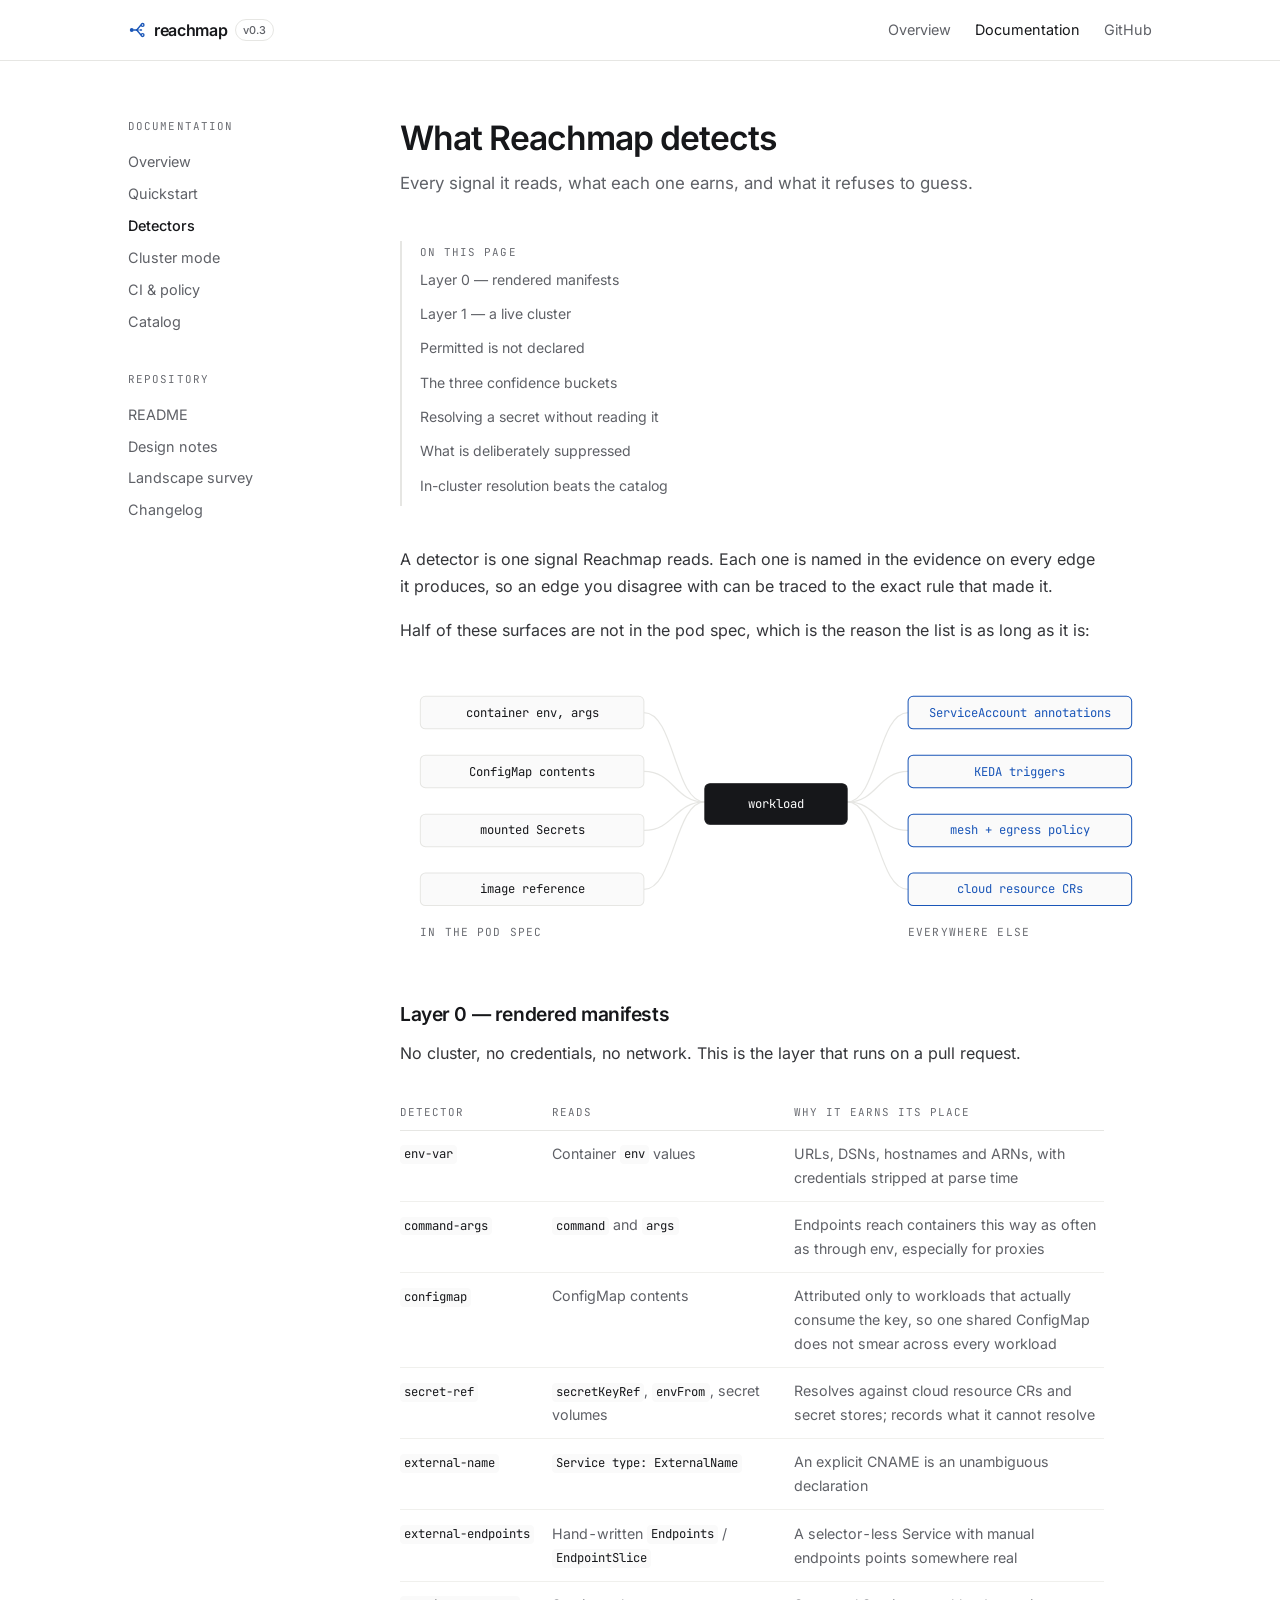
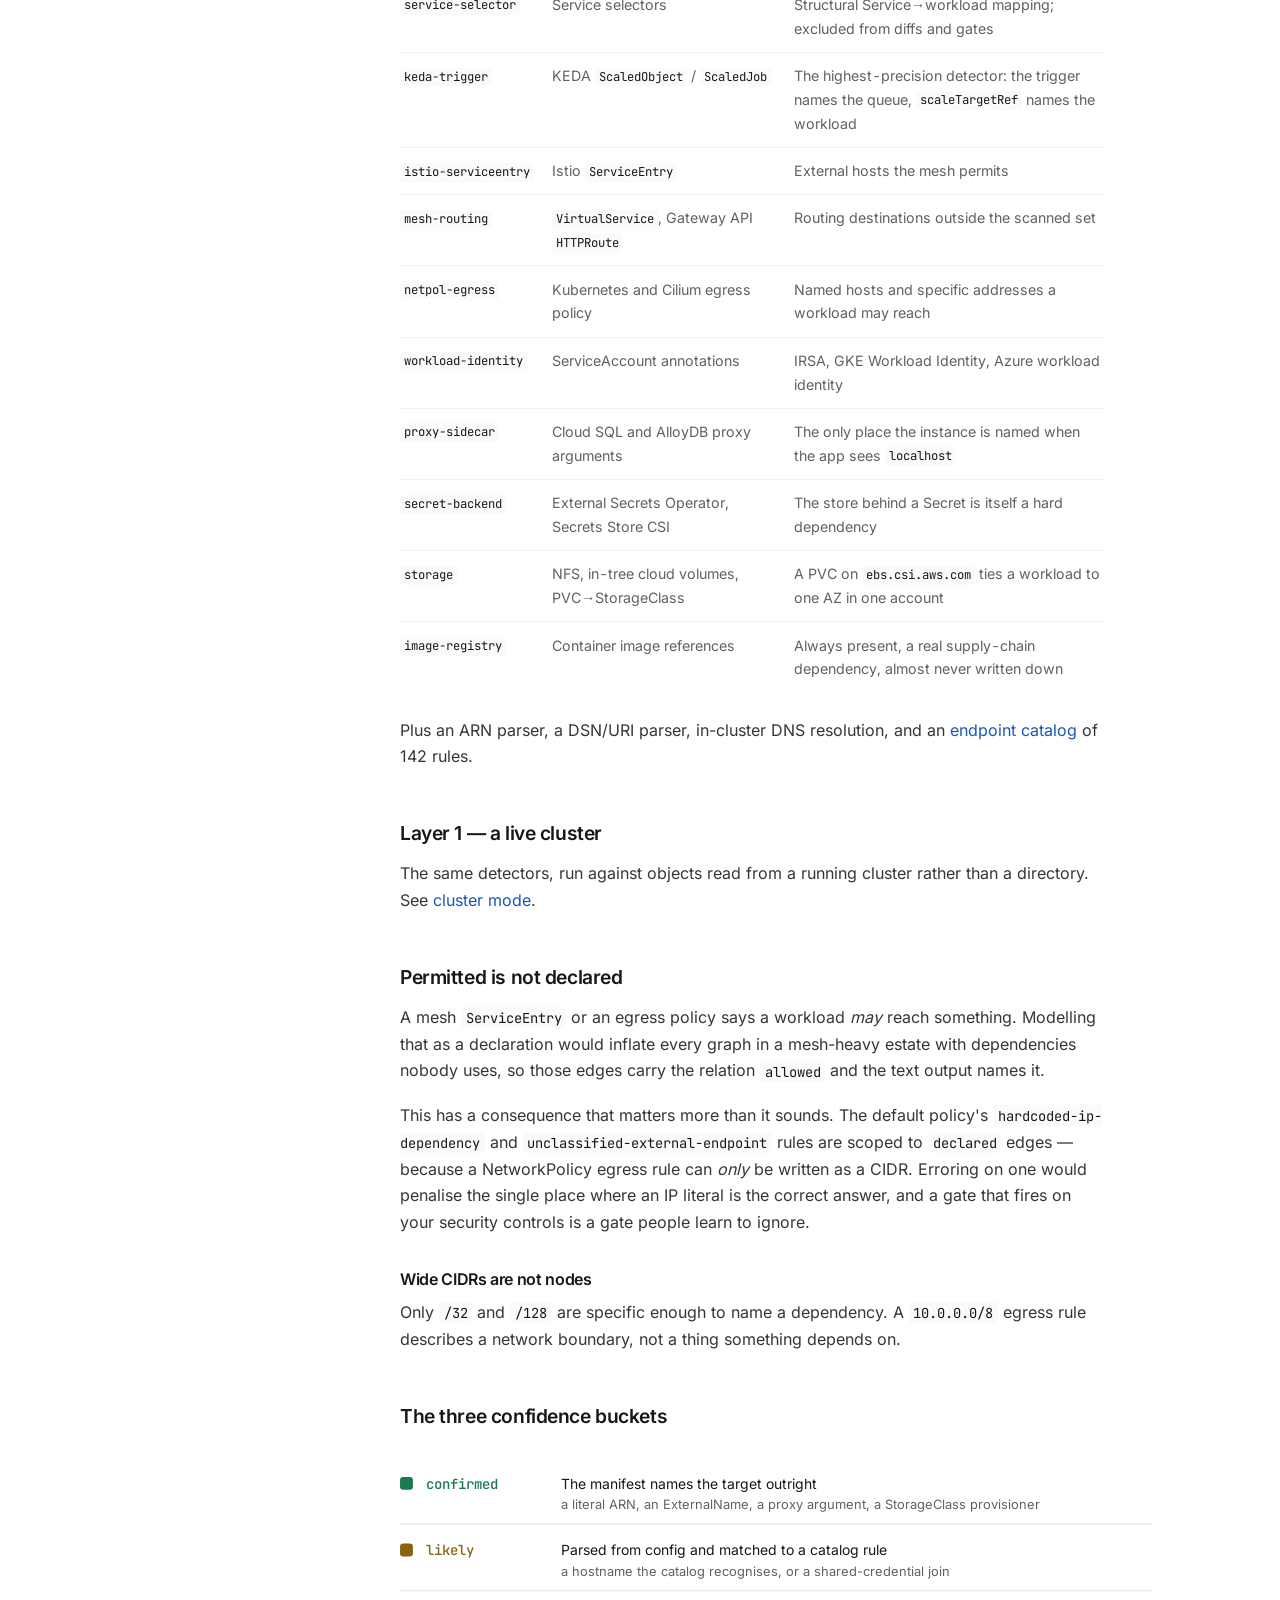
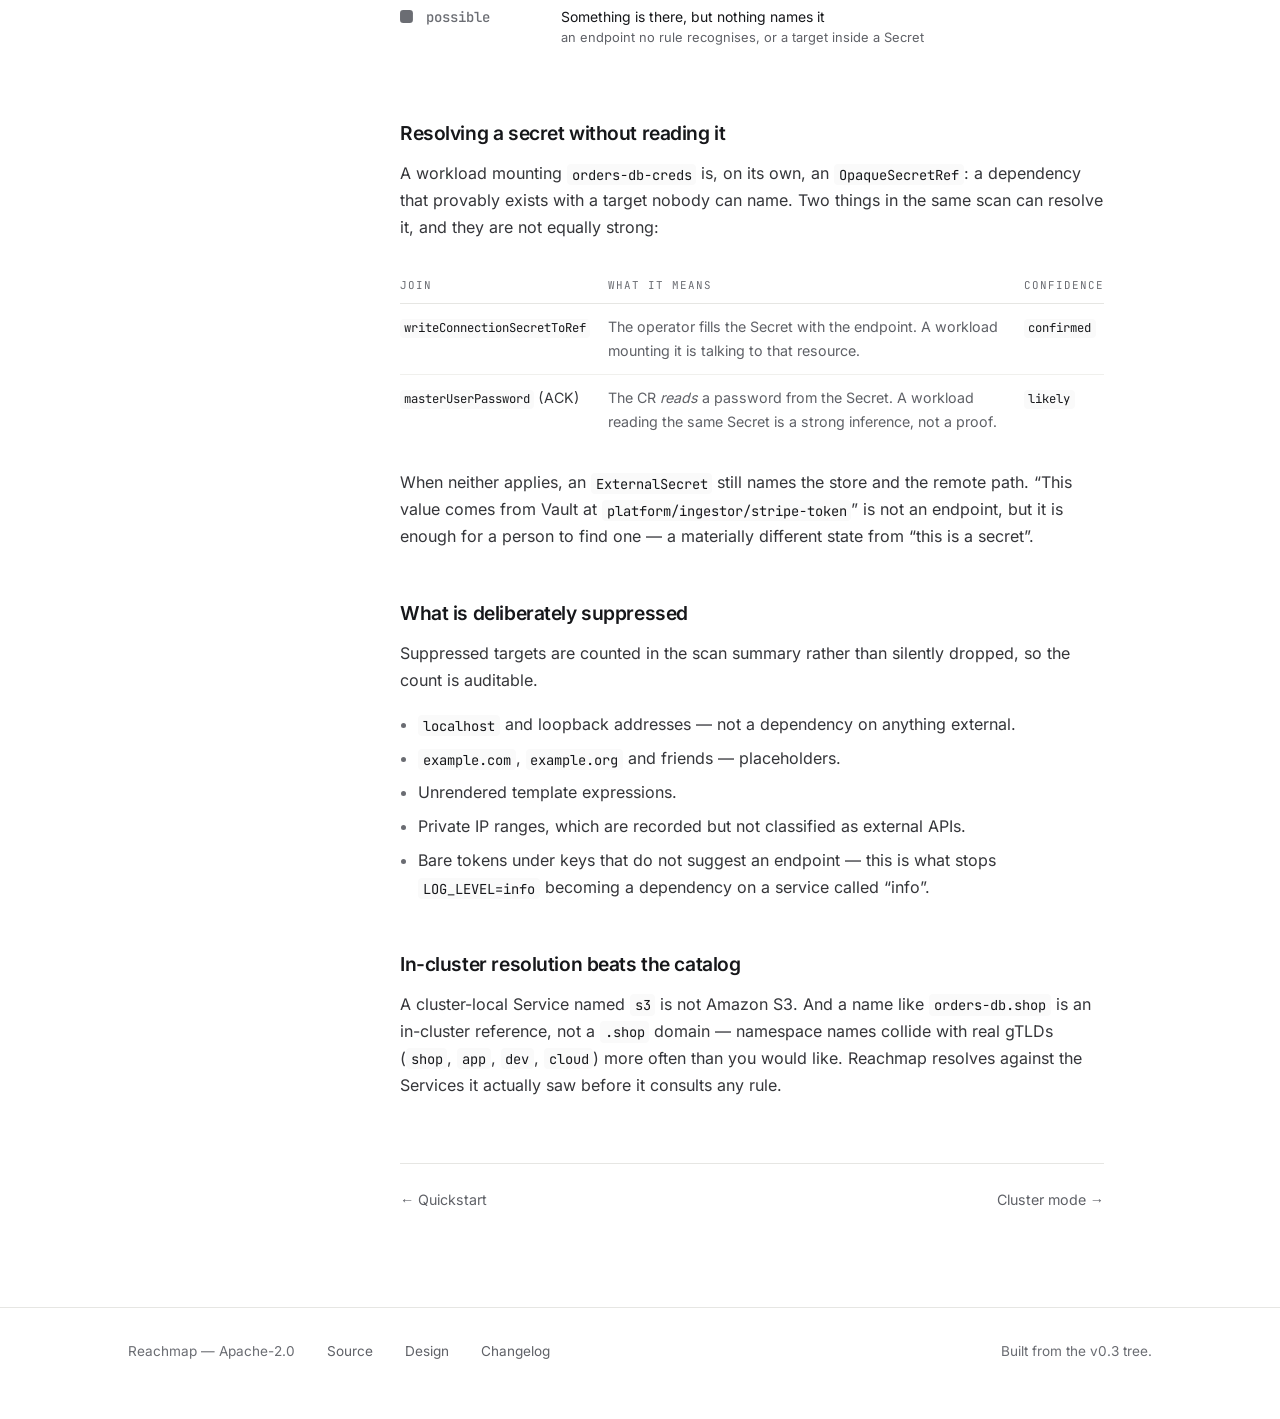
<file: docs/detectors.html>
<!doctype html>
<html lang="en">
<head>
  <meta charset="utf-8">
  <meta name="viewport" content="width=device-width, initial-scale=1">
  <title>What Reachmap detects · Reachmap</title>
  <meta name="description" content="The full Reachmap detector table: manifest signals, mesh and policy edges, secret resolution, and what is deliberately suppressed.">
  <meta property="og:title" content="What Reachmap detects · Reachmap">
  <meta property="og:description" content="The full Reachmap detector table: manifest signals, mesh and policy edges, secret resolution, and what is deliberately suppressed.">
  <meta property="og:type" content="website">
  <meta property="og:image" content="https://reachmap.github.io/reachmap.dev-website/assets/og.png">
  <meta property="og:image:width" content="1200">
  <meta property="og:image:height" content="630">
  <meta name="twitter:card" content="summary_large_image">
  <meta name="go-import" content="reachmap.dev git https://github.com/reachmap/reachmap.dev">
  <meta name="go-source" content="reachmap.dev https://github.com/reachmap/reachmap.dev https://github.com/reachmap/reachmap.dev/tree/main{/dir} https://github.com/reachmap/reachmap.dev/blob/main{/dir}/{file}#L{line}">
  <link rel="icon" href="../assets/favicon.svg" type="image/svg+xml">
  <link rel="apple-touch-icon" href="../assets/icon-180.png">
  <meta name="theme-color" content="#ffffff">
  <link rel="preload" href="../assets/fonts/inter-latin-var.woff2" as="font" type="font/woff2" crossorigin>
  <link rel="preload" href="../assets/fonts/jetbrains-mono-latin-var.woff2" as="font" type="font/woff2" crossorigin>
  <link rel="stylesheet" href="../assets/style.css">
</head>
<body>
<a class="skip" href="#main">Skip to content</a>
<header class="site-head">
  <div class="wrap">
    <a class="brand" href="../index.html">
      <svg class="mark" viewBox="0 0 24 24" fill="none" stroke="currentColor" stroke-width="1.8" stroke-linecap="round" aria-hidden="true"><circle cx="5" cy="12" r="2.6" fill="currentColor" stroke="none"/><path d="M7.6 12h4"/><path d="M11.6 12 17 5.6"/><path d="M11.6 12 17 18.4"/><path d="M11.6 12H19" stroke-dasharray="2 2.4"/><circle cx="19.4" cy="5.2" r="1.9"/><circle cx="19.4" cy="18.8" r="1.9"/></svg>reachmap<span class="ver">v0.3</span>
    </a>
    <nav class="site-nav">
      <a href="../index.html" class="nav-home">Overview</a>
      <a href="../docs/index.html" aria-current="page">Documentation</a>
      <a class="gh" href="https://github.com/reachmap/reachmap.dev">GitHub</a>
    </nav>
  </div>
</header>
<main id="main" class="wrap docs">
<nav class="docs-nav" aria-label="Documentation">
  <div class="group">Documentation</div>
  <ul>
    <li><a href="../docs/index.html">Overview</a></li><li><a href="../docs/quickstart.html">Quickstart</a></li><li><a href="../docs/detectors.html" aria-current="page">Detectors</a></li><li><a href="../docs/cluster.html">Cluster mode</a></li><li><a href="../docs/ci.html">CI &amp; policy</a></li><li><a href="../docs/catalog.html">Catalog</a></li>
  </ul>
  <div class="group">Repository</div>
  <ul>
    <li><a href="https://github.com/reachmap/reachmap.dev/blob/main/README.md">README</a></li>
    <li><a href="https://github.com/reachmap/reachmap.dev/blob/main/docs/DESIGN.md">Design notes</a></li>
    <li><a href="https://github.com/reachmap/reachmap.dev/blob/main/docs/LANDSCAPE.md">Landscape survey</a></li>
    <li><a href="https://github.com/reachmap/reachmap.dev/blob/main/CHANGELOG.md">Changelog</a></li>
  </ul>
</nav><article class="docs-body">
<h1>What Reachmap detects</h1>
<p class="page-lede">Every signal it reads, what each one earns, and what it refuses to guess.</p>
<nav class="toc"><span class="toc-cap">On this page</span><ul><li><a href="#layer-0-rendered-manifests">Layer 0 &mdash; rendered manifests</a></li><li><a href="#layer-1-a-live-cluster">Layer 1 &mdash; a live cluster</a></li><li><a href="#permitted-is-not-declared">Permitted is not declared</a></li><li><a href="#the-three-confidence-buckets">The three confidence buckets</a></li><li><a href="#resolving-a-secret-without-reading-it">Resolving a secret without reading it</a></li><li><a href="#what-is-deliberately-suppressed">What is deliberately suppressed</a></li><li><a href="#in-cluster-resolution-beats-the-catalog">In-cluster resolution beats the catalog</a></li></ul></nav>
<p>A detector is one signal Reachmap reads. Each one is named in the evidence on every edge
it produces, so an edge you disagree with can be traced to the exact rule that made it.</p>

<p>Half of these surfaces are not in the pod spec, which is the reason the list is as long
as it is:</p>

<figure class="dia dia-wide"><div class="dia-scroll"><div class="dia-inner" style="min-width:680px"><svg class="dia-svg" viewBox="0 0 740 266" role="img" aria-labelledby="t99453a0f d77808f2d" preserveAspectRatio="xMidYMid meet"><title id="t99453a0f">Where detectors read from</title><desc id="d77808f2d">Eight surfaces feed one workload. Four are inside the pod spec: container env and args, ConfigMap contents, mounted Secrets, and the image reference. Four are outside it: ServiceAccount annotations, KEDA triggers, mesh and egress policy, and cloud resource custom resources.</desc><g><path d="M240 32 C270.0 32, 270.0 120, 300 120" pathLength="1" class="e-line"/><path d="M240 90 C270.0 90, 270.0 120, 300 120" pathLength="1" class="e-line"/><path d="M240 148 C270.0 148, 270.0 120, 300 120" pathLength="1" class="e-line"/><path d="M240 206 C270.0 206, 270.0 120, 300 120" pathLength="1" class="e-line"/><path d="M500 32 C470.0 32, 470.0 120, 440 120" pathLength="1" class="e-line"/><path d="M500 90 C470.0 90, 470.0 120, 440 120" pathLength="1" class="e-line"/><path d="M500 148 C470.0 148, 470.0 120, 440 120" pathLength="1" class="e-line"/><path d="M500 206 C470.0 206, 470.0 120, 440 120" pathLength="1" class="e-line"/><rect x="300" y="102" width="140" height="40" rx="5" class="n-box wl"/><text x="370.0" y="126.0" class="n-label wl">workload</text><rect x="20" y="16" width="220" height="32" rx="5" class="n-box surf"/><text x="130.0" y="36.0" class="n-label surf">container env, args</text><rect x="20" y="74" width="220" height="32" rx="5" class="n-box surf"/><text x="130.0" y="94.0" class="n-label surf">ConfigMap contents</text><rect x="20" y="132" width="220" height="32" rx="5" class="n-box surf"/><text x="130.0" y="152.0" class="n-label surf">mounted Secrets</text><rect x="20" y="190" width="220" height="32" rx="5" class="n-box surf"/><text x="130.0" y="210.0" class="n-label surf">image reference</text><rect x="500" y="16" width="220" height="32" rx="5" class="n-box surf surf-out"/><text x="610.0" y="36.0" class="n-label surf surf-out">ServiceAccount annotations</text><rect x="500" y="74" width="220" height="32" rx="5" class="n-box surf surf-out"/><text x="610.0" y="94.0" class="n-label surf surf-out">KEDA triggers</text><rect x="500" y="132" width="220" height="32" rx="5" class="n-box surf surf-out"/><text x="610.0" y="152.0" class="n-label surf surf-out">mesh + egress policy</text><rect x="500" y="190" width="220" height="32" rx="5" class="n-box surf surf-out"/><text x="610.0" y="210.0" class="n-label surf surf-out">cloud resource CRs</text><text x="20" y="252" class="d-cap">IN THE POD SPEC</text><text x="500" y="252" class="d-cap">EVERYWHERE ELSE</text></g></svg></div></div></figure>

<h2 id="layer-0-rendered-manifests">Layer 0 &mdash; rendered manifests<a class="anchor" href="#layer-0-rendered-manifests" aria-label="Permalink">#</a></h2>
<p>No cluster, no credentials, no network. This is the layer that runs on a pull request.</p>

<div class="table-scroll">
<table>
  <thead><tr><th>Detector</th><th>Reads</th><th>Why it earns its place</th></tr></thead>
  <tbody>
    <tr><td><code>env-var</code></td><td>Container <code>env</code> values</td><td>URLs, DSNs, hostnames and ARNs, with credentials stripped at parse time</td></tr>
    <tr><td><code>command-args</code></td><td><code>command</code> and <code>args</code></td><td>Endpoints reach containers this way as often as through env, especially for proxies</td></tr>
    <tr><td><code>configmap</code></td><td>ConfigMap contents</td><td>Attributed only to workloads that actually consume the key, so one shared ConfigMap does not smear across every workload</td></tr>
    <tr><td><code>secret-ref</code></td><td><code>secretKeyRef</code>, <code>envFrom</code>, secret volumes</td><td>Resolves against cloud resource CRs and secret stores; records what it cannot resolve</td></tr>
    <tr><td><code>external-name</code></td><td><code>Service type: ExternalName</code></td><td>An explicit CNAME is an unambiguous declaration</td></tr>
    <tr><td><code>external-endpoints</code></td><td>Hand-written <code>Endpoints</code> / <code>EndpointSlice</code></td><td>A selector-less Service with manual endpoints points somewhere real</td></tr>
    <tr><td><code>service-selector</code></td><td>Service selectors</td><td>Structural Service&rarr;workload mapping; excluded from diffs and gates</td></tr>
    <tr><td><code>keda-trigger</code></td><td>KEDA <code>ScaledObject</code> / <code>ScaledJob</code></td><td>The highest-precision detector: the trigger names the queue, <code>scaleTargetRef</code> names the workload</td></tr>
    <tr><td><code>istio-serviceentry</code></td><td>Istio <code>ServiceEntry</code></td><td>External hosts the mesh permits</td></tr>
    <tr><td><code>mesh-routing</code></td><td><code>VirtualService</code>, Gateway API <code>HTTPRoute</code></td><td>Routing destinations outside the scanned set</td></tr>
    <tr><td><code>netpol-egress</code></td><td>Kubernetes and Cilium egress policy</td><td>Named hosts and specific addresses a workload may reach</td></tr>
    <tr><td><code>workload-identity</code></td><td>ServiceAccount annotations</td><td>IRSA, GKE Workload Identity, Azure workload identity</td></tr>
    <tr><td><code>proxy-sidecar</code></td><td>Cloud SQL and AlloyDB proxy arguments</td><td>The only place the instance is named when the app sees <code>localhost</code></td></tr>
    <tr><td><code>secret-backend</code></td><td>External Secrets Operator, Secrets Store CSI</td><td>The store behind a Secret is itself a hard dependency</td></tr>
    <tr><td><code>storage</code></td><td>NFS, in-tree cloud volumes, PVC&rarr;StorageClass</td><td>A PVC on <code>ebs.csi.aws.com</code> ties a workload to one AZ in one account</td></tr>
    <tr><td><code>image-registry</code></td><td>Container image references</td><td>Always present, a real supply-chain dependency, almost never written down</td></tr>
  </tbody>
</table>
</div>

<p>Plus an ARN parser, a DSN/URI parser, in-cluster DNS resolution, and an
<a href="catalog.html">endpoint catalog</a> of 142 rules.</p>

<h2 id="layer-1-a-live-cluster">Layer 1 &mdash; a live cluster<a class="anchor" href="#layer-1-a-live-cluster" aria-label="Permalink">#</a></h2>
<p>The same detectors, run against objects read from a running cluster rather than a
directory. See <a href="cluster.html">cluster mode</a>.</p>

<h2 id="permitted-is-not-declared">Permitted is not declared<a class="anchor" href="#permitted-is-not-declared" aria-label="Permalink">#</a></h2>
<p>A mesh <code>ServiceEntry</code> or an egress policy says a workload <em>may</em> reach
something. Modelling that as a declaration would inflate every graph in a mesh-heavy estate
with dependencies nobody uses, so those edges carry the relation <code>allowed</code> and the
text output names it.</p>

<p>This has a consequence that matters more than it sounds. The default policy's
<code>hardcoded-ip-dependency</code> and <code>unclassified-external-endpoint</code> rules are
scoped to <code>declared</code> edges &mdash; because a NetworkPolicy egress rule can
<em>only</em> be written as a CIDR. Erroring on one would penalise the single place where an
IP literal is the correct answer, and a gate that fires on your security controls is a gate
people learn to ignore.</p>

<h3 id="wide-cidrs-are-not-nodes">Wide CIDRs are not nodes<a class="anchor" href="#wide-cidrs-are-not-nodes" aria-label="Permalink">#</a></h3>
<p>Only <code>/32</code> and <code>/128</code> are specific enough to name a dependency. A
<code>10.0.0.0/8</code> egress rule describes a network boundary, not a thing something
depends on.</p>

<h2 id="the-three-confidence-buckets">The three confidence buckets<a class="anchor" href="#the-three-confidence-buckets" aria-label="Permalink">#</a></h2>

<figure class="dia "><div class="dia-scroll"><div class="dia-inner" style="min-width:600px"><svg class="dia-svg" viewBox="0 0 700 192" role="img" aria-labelledby="tdf0e5762 dc0396b10" preserveAspectRatio="xMidYMid meet"><title id="tdf0e5762">The three confidence buckets</title><desc id="dc0396b10">Confirmed: the manifest names the target outright. Likely: parsed from config and matched to a catalog rule. Possible: something is there but nothing names it.</desc><g><rect x="0" y="12" width="12" height="12" rx="3" class="cf-chip cf-conf"/><text x="24" y="23" class="cf-name cf-conf">confirmed</text><text x="150" y="23" class="cf-claim">The manifest names the target outright</text><text x="150" y="42" class="cf-eg">a literal ARN, an ExternalName, a proxy argument, a StorageClass provisioner</text><line x1="0" y1="56" x2="700" y2="56" class="d-rule"/><rect x="0" y="74" width="12" height="12" rx="3" class="cf-chip cf-likely"/><text x="24" y="85" class="cf-name cf-likely">likely</text><text x="150" y="85" class="cf-claim">Parsed from config and matched to a catalog rule</text><text x="150" y="104" class="cf-eg">a hostname the catalog recognises, or a shared-credential join</text><line x1="0" y1="118" x2="700" y2="118" class="d-rule"/><rect x="0" y="136" width="12" height="12" rx="3" class="cf-chip cf-poss"/><text x="24" y="147" class="cf-name cf-poss">possible</text><text x="150" y="147" class="cf-claim">Something is there, but nothing names it</text><text x="150" y="166" class="cf-eg">an endpoint no rule recognises, or a target inside a Secret</text></g></svg></div></div></figure>

<h2 id="resolving-a-secret-without-reading-it">Resolving a secret without reading it<a class="anchor" href="#resolving-a-secret-without-reading-it" aria-label="Permalink">#</a></h2>
<p>A workload mounting <code>orders-db-creds</code> is, on its own, an
<code>OpaqueSecretRef</code>: a dependency that provably exists with a target nobody can name.
Two things in the same scan can resolve it, and they are not equally strong:</p>

<div class="table-scroll">
<table>
  <thead><tr><th>Join</th><th>What it means</th><th>Confidence</th></tr></thead>
  <tbody>
    <tr><td><code>writeConnectionSecretToRef</code></td><td>The operator fills the Secret with the endpoint. A workload mounting it is talking to that resource.</td><td><code>confirmed</code></td></tr>
    <tr><td><code>masterUserPassword</code> (ACK)</td><td>The CR <em>reads</em> a password from the Secret. A workload reading the same Secret is a strong inference, not a proof.</td><td><code>likely</code></td></tr>
  </tbody>
</table>
</div>

<p>When neither applies, an <code>ExternalSecret</code> still names the store and the remote
path. &ldquo;This value comes from Vault at <code>platform/ingestor/stripe-token</code>&rdquo; is not
an endpoint, but it is enough for a person to find one &mdash; a materially different state
from &ldquo;this is a secret&rdquo;.</p>

<h2 id="what-is-deliberately-suppressed">What is deliberately suppressed<a class="anchor" href="#what-is-deliberately-suppressed" aria-label="Permalink">#</a></h2>
<p>Suppressed targets are counted in the scan summary rather than silently dropped, so the
count is auditable.</p>
<ul>
  <li><code>localhost</code> and loopback addresses &mdash; not a dependency on anything external.</li>
  <li><code>example.com</code>, <code>example.org</code> and friends &mdash; placeholders.</li>
  <li>Unrendered template expressions.</li>
  <li>Private IP ranges, which are recorded but not classified as external APIs.</li>
  <li>Bare tokens under keys that do not suggest an endpoint &mdash; this is what stops
  <code>LOG_LEVEL=info</code> becoming a dependency on a service called &ldquo;info&rdquo;.</li>
</ul>

<h2 id="in-cluster-resolution-beats-the-catalog">In-cluster resolution beats the catalog<a class="anchor" href="#in-cluster-resolution-beats-the-catalog" aria-label="Permalink">#</a></h2>
<p>A cluster-local Service named <code>s3</code> is not Amazon S3. And a name like
<code>orders-db.shop</code> is an in-cluster reference, not a <code>.shop</code> domain &mdash;
namespace names collide with real gTLDs (<code>shop</code>, <code>app</code>, <code>dev</code>,
<code>cloud</code>) more often than you would like. Reachmap resolves against the Services it
actually saw before it consults any rule.</p>
<div class="page-nav"><a href="quickstart.html">&larr; Quickstart</a><a href="cluster.html">Cluster mode &rarr;</a></div></article>
</main>
<footer class="site-foot">
  <div class="wrap">
    <span>Reachmap &mdash; Apache-2.0</span>
    <a href="https://github.com/reachmap/reachmap.dev">Source</a>
    <a href="https://github.com/reachmap/reachmap.dev/blob/main/docs/DESIGN.md">Design</a>
    <a href="https://github.com/reachmap/reachmap.dev/blob/main/CHANGELOG.md">Changelog</a>
    <span class="spacer">Built from the v0.3 tree.</span>
  </div>
</footer>
<script src="../assets/site.js"></script>
</body>
</html>
</file>
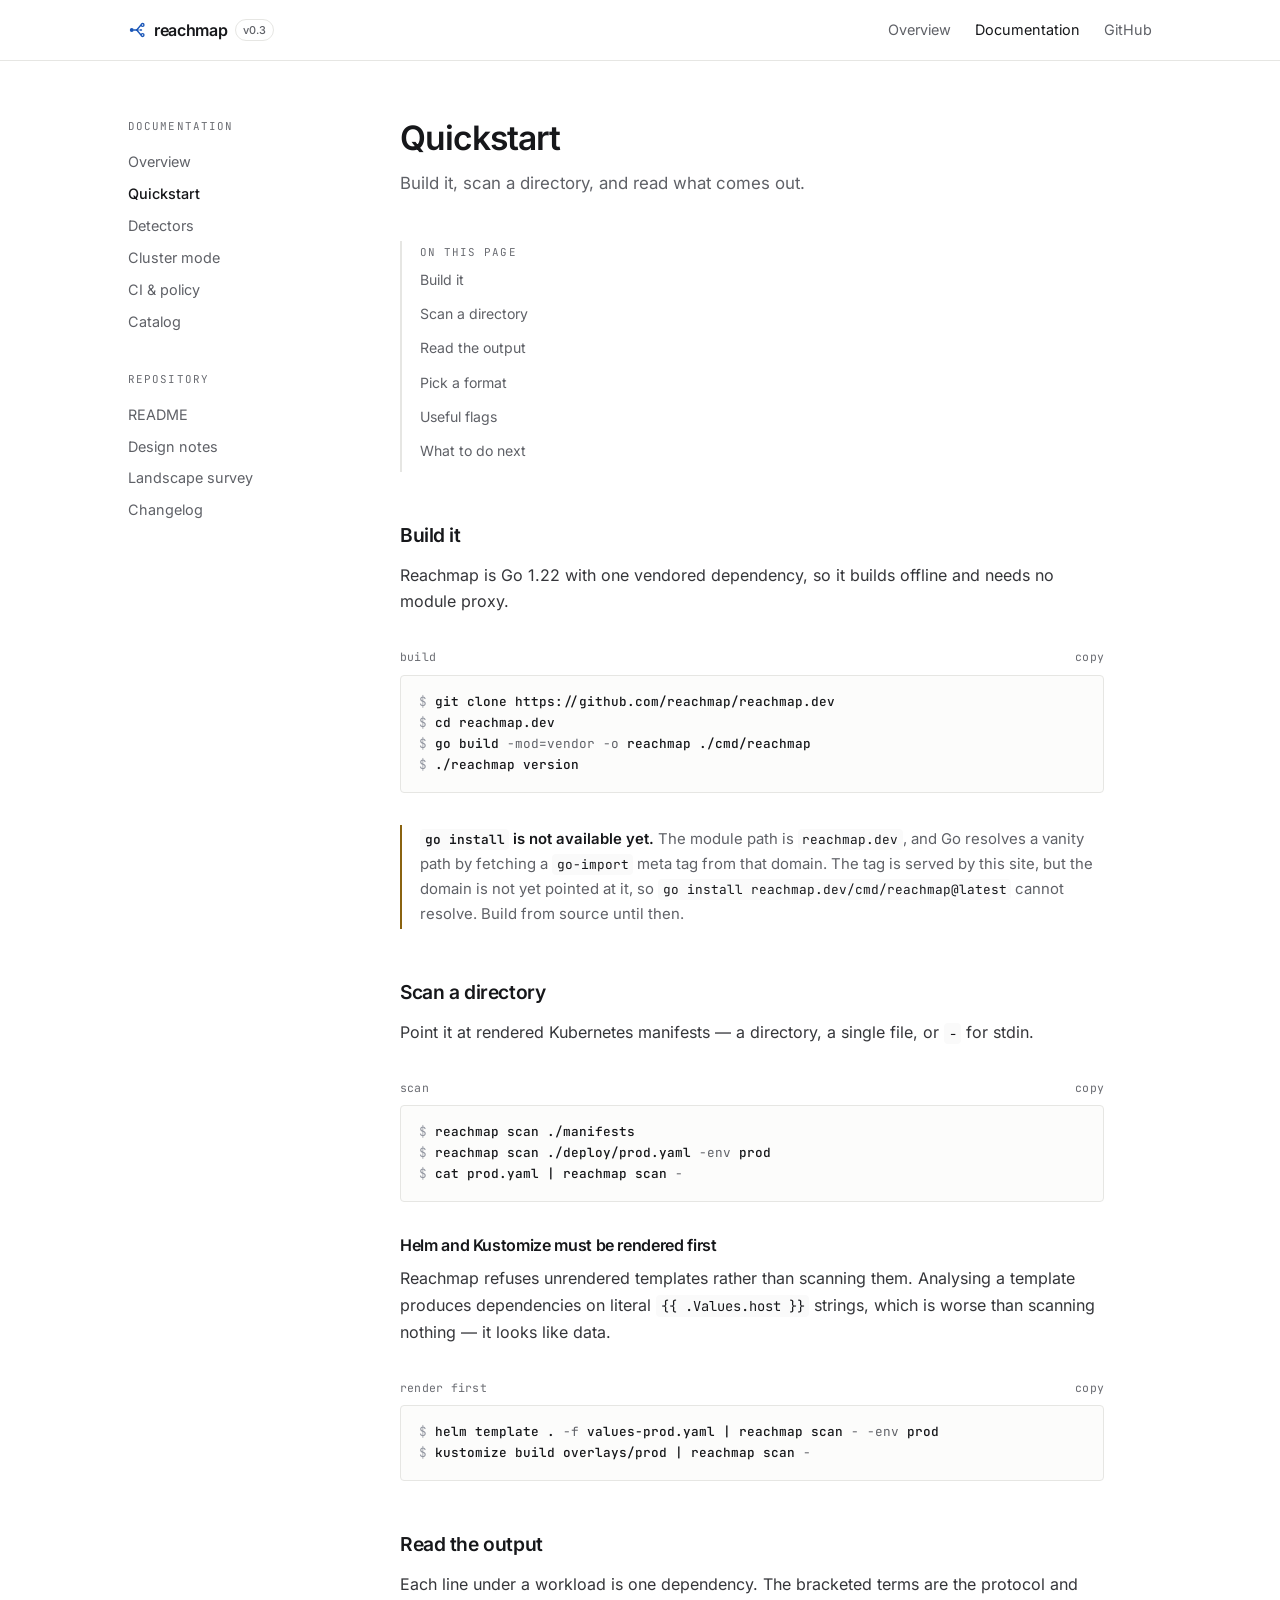
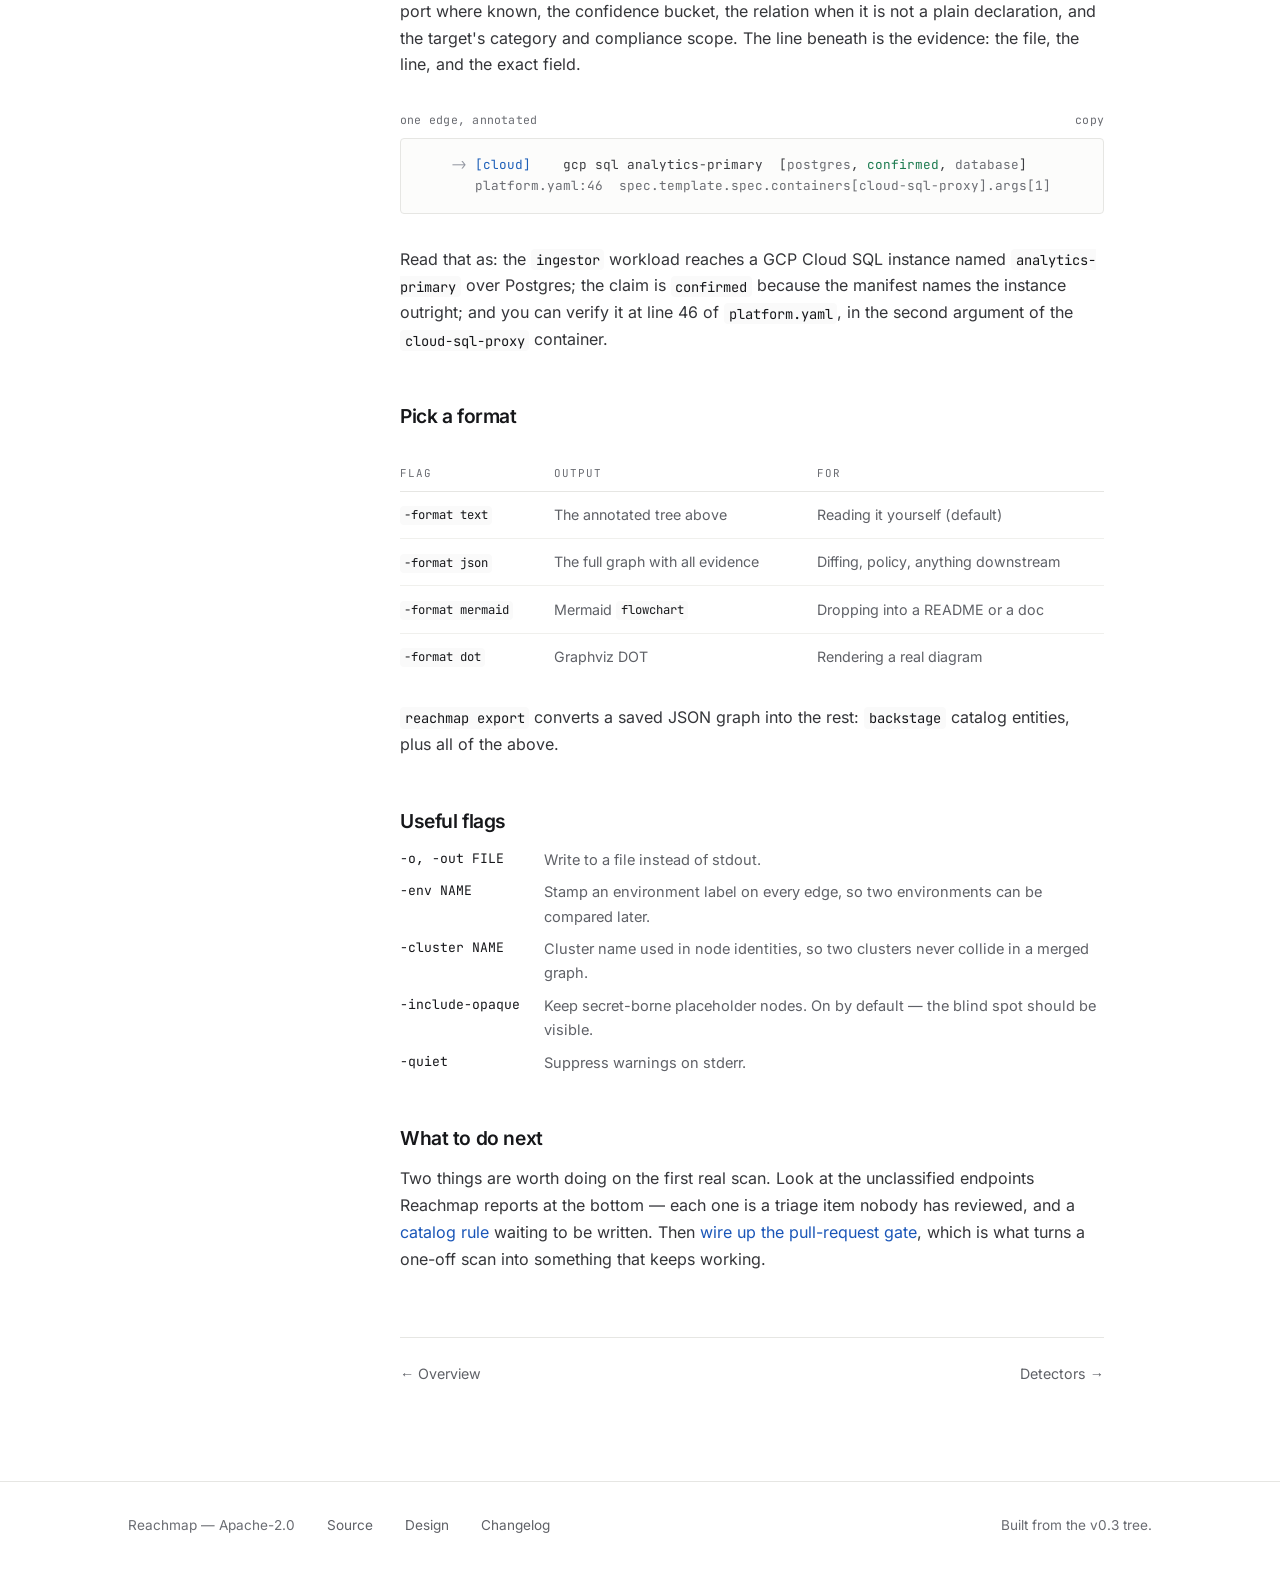
<file: docs/quickstart.html>
<!doctype html>
<html lang="en">
<head>
  <meta charset="utf-8">
  <meta name="viewport" content="width=device-width, initial-scale=1">
  <title>Quickstart · Reachmap</title>
  <meta name="description" content="Build Reachmap from source, scan rendered Kubernetes manifests, and read the annotated dependency output.">
  <meta property="og:title" content="Quickstart · Reachmap">
  <meta property="og:description" content="Build Reachmap from source, scan rendered Kubernetes manifests, and read the annotated dependency output.">
  <meta property="og:type" content="website">
  <meta property="og:image" content="https://reachmap.github.io/reachmap.dev-website/assets/og.png">
  <meta property="og:image:width" content="1200">
  <meta property="og:image:height" content="630">
  <meta name="twitter:card" content="summary_large_image">
  <meta name="go-import" content="reachmap.dev git https://github.com/reachmap/reachmap.dev">
  <meta name="go-source" content="reachmap.dev https://github.com/reachmap/reachmap.dev https://github.com/reachmap/reachmap.dev/tree/main{/dir} https://github.com/reachmap/reachmap.dev/blob/main{/dir}/{file}#L{line}">
  <link rel="icon" href="../assets/favicon.svg" type="image/svg+xml">
  <link rel="apple-touch-icon" href="../assets/icon-180.png">
  <meta name="theme-color" content="#ffffff">
  <link rel="preload" href="../assets/fonts/inter-latin-var.woff2" as="font" type="font/woff2" crossorigin>
  <link rel="preload" href="../assets/fonts/jetbrains-mono-latin-var.woff2" as="font" type="font/woff2" crossorigin>
  <link rel="stylesheet" href="../assets/style.css">
</head>
<body>
<a class="skip" href="#main">Skip to content</a>
<header class="site-head">
  <div class="wrap">
    <a class="brand" href="../index.html">
      <svg class="mark" viewBox="0 0 24 24" fill="none" stroke="currentColor" stroke-width="1.8" stroke-linecap="round" aria-hidden="true"><circle cx="5" cy="12" r="2.6" fill="currentColor" stroke="none"/><path d="M7.6 12h4"/><path d="M11.6 12 17 5.6"/><path d="M11.6 12 17 18.4"/><path d="M11.6 12H19" stroke-dasharray="2 2.4"/><circle cx="19.4" cy="5.2" r="1.9"/><circle cx="19.4" cy="18.8" r="1.9"/></svg>reachmap<span class="ver">v0.3</span>
    </a>
    <nav class="site-nav">
      <a href="../index.html" class="nav-home">Overview</a>
      <a href="../docs/index.html" aria-current="page">Documentation</a>
      <a class="gh" href="https://github.com/reachmap/reachmap.dev">GitHub</a>
    </nav>
  </div>
</header>
<main id="main" class="wrap docs">
<nav class="docs-nav" aria-label="Documentation">
  <div class="group">Documentation</div>
  <ul>
    <li><a href="../docs/index.html">Overview</a></li><li><a href="../docs/quickstart.html" aria-current="page">Quickstart</a></li><li><a href="../docs/detectors.html">Detectors</a></li><li><a href="../docs/cluster.html">Cluster mode</a></li><li><a href="../docs/ci.html">CI &amp; policy</a></li><li><a href="../docs/catalog.html">Catalog</a></li>
  </ul>
  <div class="group">Repository</div>
  <ul>
    <li><a href="https://github.com/reachmap/reachmap.dev/blob/main/README.md">README</a></li>
    <li><a href="https://github.com/reachmap/reachmap.dev/blob/main/docs/DESIGN.md">Design notes</a></li>
    <li><a href="https://github.com/reachmap/reachmap.dev/blob/main/docs/LANDSCAPE.md">Landscape survey</a></li>
    <li><a href="https://github.com/reachmap/reachmap.dev/blob/main/CHANGELOG.md">Changelog</a></li>
  </ul>
</nav><article class="docs-body">
<h1>Quickstart</h1>
<p class="page-lede">Build it, scan a directory, and read what comes out.</p>
<nav class="toc"><span class="toc-cap">On this page</span><ul><li><a href="#build-it">Build it</a></li><li><a href="#scan-a-directory">Scan a directory</a></li><li><a href="#read-the-output">Read the output</a></li><li><a href="#pick-a-format">Pick a format</a></li><li><a href="#useful-flags">Useful flags</a></li><li><a href="#what-to-do-next">What to do next</a></li></ul></nav>
<h2 id="build-it">Build it<a class="anchor" href="#build-it" aria-label="Permalink">#</a></h2>
<p>Reachmap is Go 1.22 with one vendored dependency, so it builds offline and needs no
module proxy.</p>

<div class="term">
  <div class="term-bar">
    <span class="dot"></span><span class="dot"></span><span class="dot"></span>
    <span class="label">build</span><button class="copy" type="button">copy</button>
  </div>
  <pre><code><span class="t-prompt">$</span> <span class="t-cmd">git</span> <span class="t-cmd">clone</span> <span class="t-cmd">https://github.com/reachmap/reachmap.dev</span>
<span class="t-prompt">$</span> <span class="t-cmd">cd</span> <span class="t-cmd">reachmap.dev</span>
<span class="t-prompt">$</span> <span class="t-cmd">go</span> <span class="t-cmd">build</span> <span class="t-flag">-mod=vendor</span> <span class="t-flag">-o</span> <span class="t-cmd">reachmap</span> <span class="t-cmd">./cmd/reachmap</span>
<span class="t-prompt">$</span> <span class="t-cmd">./reachmap</span> <span class="t-cmd">version</span></code></pre>
</div>

<div class="note warn">
<strong><code>go install</code> is not available yet.</strong> The module path is
<code>reachmap.dev</code>, and Go resolves a vanity path by fetching a
<code>go-import</code> meta tag from that domain. The tag is served by this site, but the
domain is not yet pointed at it, so <code>go install reachmap.dev/cmd/reachmap@latest</code>
cannot resolve. Build from source until then.
</div>

<h2 id="scan-a-directory">Scan a directory<a class="anchor" href="#scan-a-directory" aria-label="Permalink">#</a></h2>
<p>Point it at rendered Kubernetes manifests &mdash; a directory, a single file, or
<code>-</code> for stdin.</p>

<div class="term">
  <div class="term-bar">
    <span class="dot"></span><span class="dot"></span><span class="dot"></span>
    <span class="label">scan</span><button class="copy" type="button">copy</button>
  </div>
  <pre><code><span class="t-prompt">$</span> <span class="t-cmd">reachmap</span> <span class="t-cmd">scan</span> <span class="t-cmd">./manifests</span>
<span class="t-prompt">$</span> <span class="t-cmd">reachmap</span> <span class="t-cmd">scan</span> <span class="t-cmd">./deploy/prod.yaml</span> <span class="t-flag">-env</span> <span class="t-cmd">prod</span>
<span class="t-prompt">$</span> <span class="t-cmd">cat</span> <span class="t-cmd">prod.yaml</span> <span class="t-cmd">|</span> <span class="t-cmd">reachmap</span> <span class="t-cmd">scan</span> <span class="t-flag">-</span></code></pre>
</div>

<h3 id="helm-and-kustomize-must-be-rendered-first">Helm and Kustomize must be rendered first<a class="anchor" href="#helm-and-kustomize-must-be-rendered-first" aria-label="Permalink">#</a></h3>
<p>Reachmap refuses unrendered templates rather than scanning them. Analysing a template
produces dependencies on literal <code>&#123;&#123; .Values.host &#125;&#125;</code> strings, which is worse
than scanning nothing &mdash; it looks like data.</p>

<div class="term">
  <div class="term-bar">
    <span class="dot"></span><span class="dot"></span><span class="dot"></span>
    <span class="label">render first</span><button class="copy" type="button">copy</button>
  </div>
  <pre><code><span class="t-prompt">$</span> <span class="t-cmd">helm</span> <span class="t-cmd">template</span> <span class="t-cmd">.</span> <span class="t-flag">-f</span> <span class="t-cmd">values-prod.yaml</span> <span class="t-cmd">|</span> <span class="t-cmd">reachmap</span> <span class="t-cmd">scan</span> <span class="t-flag">-</span> <span class="t-flag">-env</span> <span class="t-cmd">prod</span>
<span class="t-prompt">$</span> <span class="t-cmd">kustomize</span> <span class="t-cmd">build</span> <span class="t-cmd">overlays/prod</span> <span class="t-cmd">|</span> <span class="t-cmd">reachmap</span> <span class="t-cmd">scan</span> <span class="t-flag">-</span></code></pre>
</div>

<h2 id="read-the-output">Read the output<a class="anchor" href="#read-the-output" aria-label="Permalink">#</a></h2>
<p>Each line under a workload is one dependency. The bracketed terms are the protocol and
port where known, the confidence bucket, the relation when it is not a plain declaration,
and the target's category and compliance scope. The line beneath is the evidence: the file,
the line, and the exact field.</p>

<div class="term">
  <div class="term-bar">
    <span class="dot"></span><span class="dot"></span><span class="dot"></span>
    <span class="label">one edge, annotated</span><button class="copy" type="button">copy</button>
  </div>
  <pre><code>    <span class="t-arrow">-&gt;</span> <span class="t-cloud">[cloud]    </span>gcp sql analytics-primary  [<span class="t-meta">postgres</span>, <span class="t-conf">confirmed</span>, <span class="t-meta">database</span>]
<span class="t-meta">       platform.yaml:46  spec.template.spec.containers[cloud-sql-proxy].args[1]</span></code></pre>
</div>

<p>Read that as: the <code>ingestor</code> workload reaches a GCP Cloud SQL instance named
<code>analytics-primary</code> over Postgres; the claim is <code>confirmed</code> because the
manifest names the instance outright; and you can verify it at line 46 of
<code>platform.yaml</code>, in the second argument of the <code>cloud-sql-proxy</code>
container.</p>

<h2 id="pick-a-format">Pick a format<a class="anchor" href="#pick-a-format" aria-label="Permalink">#</a></h2>
<div class="table-scroll">
<table>
  <thead><tr><th>Flag</th><th>Output</th><th>For</th></tr></thead>
  <tbody>
    <tr><td><code>-format text</code></td><td>The annotated tree above</td><td>Reading it yourself (default)</td></tr>
    <tr><td><code>-format json</code></td><td>The full graph with all evidence</td><td>Diffing, policy, anything downstream</td></tr>
    <tr><td><code>-format mermaid</code></td><td>Mermaid <code>flowchart</code></td><td>Dropping into a README or a doc</td></tr>
    <tr><td><code>-format dot</code></td><td>Graphviz DOT</td><td>Rendering a real diagram</td></tr>
  </tbody>
</table>
</div>

<p><code>reachmap export</code> converts a saved JSON graph into the rest:
<code>backstage</code> catalog entities, plus all of the above.</p>

<h2 id="useful-flags">Useful flags<a class="anchor" href="#useful-flags" aria-label="Permalink">#</a></h2>
<dl class="kv">
  <dt>-o, -out FILE</dt><dd>Write to a file instead of stdout.</dd>
  <dt>-env NAME</dt><dd>Stamp an environment label on every edge, so two environments can be compared later.</dd>
  <dt>-cluster NAME</dt><dd>Cluster name used in node identities, so two clusters never collide in a merged graph.</dd>
  <dt>-include-opaque</dt><dd>Keep secret-borne placeholder nodes. On by default &mdash; the blind spot should be visible.</dd>
  <dt>-quiet</dt><dd>Suppress warnings on stderr.</dd>
</dl>

<h2 id="what-to-do-next">What to do next<a class="anchor" href="#what-to-do-next" aria-label="Permalink">#</a></h2>
<p>Two things are worth doing on the first real scan. Look at the unclassified endpoints
Reachmap reports at the bottom &mdash; each one is a triage item nobody has reviewed, and a
<a href="catalog.html">catalog rule</a> waiting to be written. Then
<a href="ci.html">wire up the pull-request gate</a>, which is what turns a one-off scan into
something that keeps working.</p>
<div class="page-nav"><a href="index.html">&larr; Overview</a><a href="detectors.html">Detectors &rarr;</a></div></article>
</main>
<footer class="site-foot">
  <div class="wrap">
    <span>Reachmap &mdash; Apache-2.0</span>
    <a href="https://github.com/reachmap/reachmap.dev">Source</a>
    <a href="https://github.com/reachmap/reachmap.dev/blob/main/docs/DESIGN.md">Design</a>
    <a href="https://github.com/reachmap/reachmap.dev/blob/main/CHANGELOG.md">Changelog</a>
    <span class="spacer">Built from the v0.3 tree.</span>
  </div>
</footer>
<script src="../assets/site.js"></script>
</body>
</html>
</file>
<file: assets/style.css>
/* ---------- typeface ----------
   Self-hosted, not pulled from a CDN. Three reasons, in order: a system font
   stack renders as a different typeface on every operating system, which is
   the single loudest signal that a page was not designed; a third-party font
   host is a request the site does not control and a privacy consideration it
   does not need; and vendored files mean the site builds and renders offline
   like the tool it documents. 88KB for both, OFL, licences in assets/fonts/. */

@font-face {
  font-family: "InterVar";
  src: url("fonts/inter-latin-var.woff2") format("woff2-variations"),
       url("fonts/inter-latin-var.woff2") format("woff2");
  font-weight: 100 900;
  font-style: normal;
  font-display: swap;   /* text is readable in the fallback before this lands */
  unicode-range: U+0000-00FF, U+0131, U+0152-0153, U+02BB-02BC, U+02C6, U+02DA,
                 U+02DC, U+0304, U+0308, U+0329, U+2000-206F, U+2074, U+20AC,
                 U+2122, U+2191, U+2193, U+2212, U+2215, U+FEFF, U+FFFD;
}

@font-face {
  font-family: "JetBrainsMonoVar";
  src: url("fonts/jetbrains-mono-latin-var.woff2") format("woff2-variations"),
       url("fonts/jetbrains-mono-latin-var.woff2") format("woff2");
  font-weight: 100 800;
  font-style: normal;
  font-display: swap;
}

/* Reachmap — light, minimal.
   One surface, hairline rules, and whitespace doing the work that borders and
   shadows used to. Colour appears in exactly two places: links, and the
   semantic tokens in code output, where it carries meaning the text does not. */

:root {
  color-scheme: light;

  --bg:        #ffffff;
  --bg-soft:   #fafafa;
  --bg-code:   #fcfcfb;
  --line:      #e6e6e3;
  --line-soft: #f0f0ed;

  --fg:        #35363a;
  --fg-strong: #16171a;
  --fg-mute:   #5f6167;
  /* Not lighter than this. Hierarchy here comes from size, weight and letter-
     spacing; leaning on low contrast instead would push labels, table headers
     and detector names below 4.5:1, and those are content, not decoration.
     Tuned against the darkest ground it ever sits on (--tint-purple), not
     against white: the tinted cards cost roughly half a point of ratio, which
     is what pushed the eyebrows and card captions under the floor. */
  --fg-faint:  #6a6c72;
  /* Punctuation only — the shell prompt and the arrow glyph. Exempt from the
     text contrast floor because there is nothing to read in them. */
  --fg-glyph:  #9296a0;

  --accent:      #1a56b8;
  --accent-soft: #eef3fb;

  /* Tints. The page had exactly two colours and nine identically shaped
     sections, which is what made it read like a chapter book. These give each
     card a field of its own without turning the thing into a pitch deck. */
  --tint-blue:   #eff4fc;
  --tint-green:  #edf7f2;
  --tint-amber:  #fdf6e9;
  --tint-purple: #f5f0fa;
  --tint-clay:   #fbf1ed;
  --edge-blue:   #cfe0f6;
  --edge-green:  #c7e6d6;
  --edge-amber:  #f0dfb8;
  --edge-purple: #e0d2ef;
  --edge-clay:   #f0d7cc;

  /* Semantic tokens for scan output. These are the same buckets the tool
     prints, so the page and the terminal agree on what a colour means. */
  --confirmed: #1a7a4e;
  --likely:    #8a6310;
  --possible:  #6b6d73;
  --cloud:     #1d5fb8;
  --external:  #7340a8;
  --identity:  #1a7a4e;
  --opaque:    #a8472a;

  --mono: "JetBrainsMonoVar", ui-monospace, "SF Mono", Menlo, Consolas, monospace;
  --sans: "InterVar", -apple-system, BlinkMacSystemFont, "Segoe UI", Roboto,
          "Helvetica Neue", Arial, sans-serif;

  /* A 4px spacing scale, used instead of ad-hoc rem values. The old sheet had
     2.75rem, 3.25rem, 1.15rem and 0.45rem within a few rules of each other,
     which is the kind of near-miss that reads as "slightly off" without the
     reader being able to say why. */
  --s1: .25rem;  --s2: .5rem;   --s3: .75rem;  --s4: 1rem;
  --s5: 1.5rem;  --s6: 2rem;    --s7: 2.5rem;  --s8: 3rem;
  --s9: 4rem;    --s10: 5rem;   --s11: 6rem;

  /* Three radii, not seven. */
  --r-sm: 4px; --r-md: 8px; --r-lg: 12px;

  /* 64rem, not narrower: real scan output runs long, and this is the width at
     which the hero block stops clipping. Prose is capped separately and much
     tighter, so the extra width only ever goes to code and tables. */
  --wrap: 64rem;
  --radius: var(--r-sm);
}

*, *::before, *::after { box-sizing: border-box; }

html { scroll-behavior: smooth; -webkit-text-size-adjust: 100%; }
@media (prefers-reduced-motion: reduce) { html { scroll-behavior: auto; } }

body {
  margin: 0;
  background: var(--bg);
  color: var(--fg);
  font: 400 16px/1.68 var(--sans);
  -webkit-font-smoothing: antialiased;
  -moz-osx-font-smoothing: grayscale;
  /* Inter's contextual alternates fix the "ti"/"fi" pairs; tabular figures in
     tables and code keep columns of numbers from wobbling. */
  font-feature-settings: "calt" 1;
  text-rendering: optimizeLegibility;
}

table, .term pre, .kv dt, .stat .s-num { font-variant-numeric: tabular-nums; }

.wrap { width: min(100% - 2.5rem, var(--wrap)); margin-inline: auto; }

a { color: var(--accent); text-decoration: none; }
a:hover { text-decoration: underline; text-underline-offset: 2px; }
a:focus-visible, button:focus-visible {
  outline: 2px solid var(--accent); outline-offset: 2px; border-radius: 2px;
}

h1, h2, h3 {
  color: var(--fg-strong);
  font-family: var(--sans);
  font-weight: 600;
  letter-spacing: -0.022em;
  line-height: 1.22;
  margin: 0;
  /* Inter's optical tracking wants to tighten as size grows; these are set per
     level below rather than inherited from one value. */
  text-wrap: balance;
}

p { margin: 0 0 1.1rem; }
p:last-child { margin-bottom: 0; }

code { font-family: var(--mono); font-size: 0.86em; }

/* Inline code is marked by tint alone. A border on every token turns a
   technical paragraph into a fence. */
:not(pre) > code {
  background: var(--bg-soft);
  border-radius: var(--r-sm);
  padding: 0.12em 0.34em;
  color: var(--fg-strong);
  overflow-wrap: break-word;
}
td > code, th > code, .kv dt code { white-space: nowrap; }

/* ---------- header ---------- */

.site-head {
  border-bottom: 1px solid var(--line);
  background: var(--bg);
}
.site-head .wrap {
  display: flex; align-items: center; gap: 2rem;
  height: 3.75rem;
}
.brand {
  font-family: var(--sans); font-weight: 600; font-size: 1rem;
  color: var(--fg-strong);
  display: inline-flex; align-items: center; gap: 0.5rem;
  margin-right: auto; letter-spacing: -0.022em;
}
.brand .mark { width: 18px; height: 18px; display: block; color: var(--accent); }
.brand:hover { text-decoration: none; }
.brand .ver {
  font-size: 0.68rem; font-weight: 500; color: var(--fg-mute);
  border: 1px solid var(--line); border-radius: 999px;
  padding: 0.1rem 0.42rem; line-height: 1.5;
  letter-spacing: 0;
}

.site-nav { display: flex; align-items: center; gap: 1.5rem; }
.site-nav a { font-size: 0.9rem; color: var(--fg-mute); }
.site-nav a:hover { color: var(--fg-strong); text-decoration: none; }
.site-nav a[aria-current="page"] { color: var(--fg-strong); }

/* On a narrow screen the brand plus three links will not fit, and flex items
   refuse to shrink below their content, so the header pushes the whole page
   sideways. Drop the link to the page you are already on, and the Overview
   link — the wordmark already goes there. Keyed on a class rather than on
   aria-current, because the 404 page marks nothing current and would
   otherwise keep all three. */
@media (max-width: 34rem) {
  .site-head .wrap { gap: var(--s4); }
  .site-nav { gap: var(--s3); }
  .site-nav a { font-size: 0.85rem; }
  .site-nav a.nav-home,
  .site-nav a[aria-current="page"] { display: none; }
  /* The version badge is the first thing to go: the wordmark and the two
     links are navigation, the badge is decoration. The mark plus a 16px
     wordmark plus a badge plus two links does not fit 280px of content width,
     and the 404 page keeps both links because it marks neither as current. */
  .brand .ver { display: none; }
}

/* ---------- hero ---------- */

.hero { padding: 5.5rem 0 3.5rem; }
.hero h1 {
  font-size: clamp(2rem, 5.5vw, 3.1rem);
  letter-spacing: -0.032em;
  margin-bottom: 1.25rem;
}
.hero h1 .dim { color: var(--fg-faint); }
.hero .lede {
  font-size: clamp(1.02rem, 2vw, 1.15rem);
  line-height: 1.65;
  color: var(--fg-mute);
  max-width: 40rem;
  margin-bottom: 2rem;
}
.hero .lede strong { color: var(--fg); font-weight: 600; }

.cta-row { display: flex; flex-wrap: wrap; gap: var(--s3); align-items: center; }

/* Two weights of button, both the same shape and height. A primary pill next
   to a bare text link read as an unfinished pair. */
.btn {
  display: inline-flex; align-items: center; gap: var(--s2);
  font-size: 0.9rem; font-weight: 500; line-height: 1;
  padding: 0.68rem 1.05rem; border-radius: var(--r-md);
  border: 1px solid var(--line); color: var(--fg-strong);
  background: var(--bg);
  transition: background .15s ease, border-color .15s ease, color .15s ease;
}
.btn:hover { text-decoration: none; background: var(--bg-soft); border-color: var(--fg-faint); }
.btn-primary {
  background: var(--fg-strong); border-color: var(--fg-strong); color: #fff;
}
.btn-primary:hover { background: #000; border-color: #000; color: #fff; }
.band-ink .btn { border-color: #2c3a49; color: var(--fg-strong); background: transparent; color: #dbe6f2; }
.band-ink .btn:hover { background: #18222e; border-color: #3c4c5e; }

/* ---------- code blocks ---------- */

.term { margin: 2rem 0; }
.term-bar {
  display: flex; align-items: baseline; gap: var(--s3);
  font-family: var(--mono); font-size: 0.72rem;
  color: var(--fg-faint); letter-spacing: 0.02em;
  margin-bottom: var(--s2);
}
.term-bar .label { min-width: 0; overflow: hidden; text-overflow: ellipsis; white-space: nowrap; }
.term-bar .copy { flex: none; }
.term-bar .dot { display: none; }
.term-bar .copy {
  margin-left: auto; background: none; border: 0; cursor: pointer;
  font-family: var(--mono); font-size: 0.72rem; color: var(--fg-faint);
  padding: 0; letter-spacing: 0.02em;
}
.term-bar .copy:hover { color: var(--accent); }

.term pre {
  margin: 0; padding: 1rem 1.15rem;
  background: var(--bg-code);
  border: 1px solid var(--line);
  border-radius: var(--radius);
  overflow-x: auto;
  overscroll-behavior-x: contain;
  scrollbar-width: thin;
  font-family: var(--mono); font-size: 0.795rem; line-height: 1.65;
  color: #3c3d41;
  tab-size: 2;
}
.term pre code { font-size: inherit; background: none; padding: 0; white-space: pre; }

.t-prompt  { color: var(--fg-glyph); }
.t-cmd     { color: var(--fg-strong); font-weight: 500; }
.t-flag    { color: var(--fg-mute); }
.t-src     { color: var(--fg-strong); font-weight: 600; }
.t-arrow   { color: var(--fg-glyph); }
.t-cloud   { color: var(--cloud); }
.t-ext     { color: var(--external); }
.t-ident   { color: var(--identity); }
.t-opaque  { color: var(--opaque); }
.t-meta    { color: #6b6d73; }  /* evidence locators are content: 5.1:1 */
.t-conf    { color: var(--confirmed); }
.t-likely  { color: var(--likely); }
.t-poss    { color: var(--possible); }
.t-warn    { color: var(--likely); }
.t-add     { color: var(--confirmed); }

/* ---------- surfaces ----------
   Three of them, alternating. A hairline between nine identical white
   sections is a page break, not a rhythm; a change of ground is. */

section { padding: 4.5rem 0; }
section.band-soft { background: var(--bg-soft); }
/* On the soft band the code surface has to move the other way, or a #fcfcfb
   block on a #fafafa ground is not a block at all. */
section.band-soft .term pre,
section.band-soft .pr-mock,
section.band-soft .card { background: #fff; }
section.band-soft .next a { background: #fff; }
section.band-soft .hero-art { background: #fff; }
section.band-soft + section.band-soft { border-top: 1px solid var(--line); }
section.plain + section.plain { border-top: 1px solid var(--line-soft); }

/* Dark bands re-point the tokens rather than restating every rule, so a
   section flips wholesale — including the syntax colours inside a code block,
   which have to brighten or they disappear. */
section.band-ink {
  --bg:        #0e1319;
  --bg-soft:   #141b23;
  --bg-code:   #0a0e13;
  --line:      #24303d;
  --line-soft: #1a232d;
  --fg:        #cfd8e3;
  --fg-strong: #f4f7fa;
  --fg-mute:   #9dabbb;
  --fg-faint:  #8593a3;
  --fg-glyph:  #64738400;
  --accent:      #7cbcf7;
  --accent-soft: #14202d;
  --confirmed: #6ad3a0;
  --likely:    #e6c473;
  --possible:  #9dabbb;
  --cloud:     #74bbf7;
  --external:  #cf97e2;
  --identity:  #6ad3a0;
  --opaque:    #ec9a88;
  --tint-blue: #14202d;
  --edge-blue: #24303d;
  background: #0e1319;
  color: var(--fg);
}
section.band-ink .t-prompt, section.band-ink .t-arrow { color: #647384; }
section.band-ink .t-meta { color: #8593a3; }
section.band-ink .term pre { color: #c6d1de; }
section.band-ink :not(pre) > code { background: #18222e; color: #e6edf5; }
section.band-ink .btn-primary { background: #fff; color: #0e1319; }
section.band-ink .btn-primary:hover { background: #dbe6f2; color: #0e1319; }

.sec-label {
  font-family: var(--mono); font-size: 0.7rem; letter-spacing: 0.1em;
  text-transform: uppercase; color: var(--fg-faint); margin-bottom: 0.9rem;
}
section h2 {
  font-size: clamp(1.4rem, 3vw, 1.8rem);
  letter-spacing: -0.032em;
  margin-bottom: var(--s4);
}
section h3 { font-size: 1rem; letter-spacing: -0.016em; }
.sec-intro { color: var(--fg-mute); max-width: 42rem; margin-bottom: 2.5rem; }

/* Columns, not boxes. The old grid drew a border around every claim, which
   made three short paragraphs look like a control panel. */
.grid { display: grid; gap: 2.5rem 3rem; }
.grid-3 { grid-template-columns: repeat(3, minmax(0, 1fr)); }
.grid-2 { grid-template-columns: repeat(2, minmax(0, 1fr)); gap: 2.75rem 4rem; }
@media (max-width: 52rem) {
  .grid-3, .grid-2 { grid-template-columns: minmax(0, 1fr); gap: 2.25rem; }
}

.cell h3 { font-size: 0.98rem; margin-bottom: 0.45rem; letter-spacing: -0.014em; }
.cell p { color: var(--fg-mute); font-size: 0.93rem; margin: 0; }
.cell .tag {
  display: block; font-family: var(--mono); font-size: 0.7rem;
  color: var(--fg-faint); margin-bottom: 0.45rem; letter-spacing: 0.01em;
}

/* ---------- tables ---------- */

.table-scroll { overflow-x: auto; margin: 1.5rem 0; }
table { border-collapse: collapse; width: 100%; font-size: 0.89rem; }
th, td {
  text-align: left; padding: 0.7rem 1.1rem 0.7rem 0;
  border-bottom: 1px solid var(--line-soft); vertical-align: top;
}
th:last-child, td:last-child { padding-right: 0; }
thead th {
  font-family: var(--mono); font-size: 0.68rem; letter-spacing: 0.09em;
  text-transform: uppercase; color: var(--fg-faint); font-weight: 400;
  border-bottom: 1px solid var(--line); padding-bottom: 0.55rem;
}
tbody td { color: var(--fg-mute); }
tbody td:first-child { color: var(--fg); }
tbody tr:last-child td { border-bottom: 0; }

/* ---------- callouts ---------- */

.note {
  border-left: 2px solid var(--line);
  padding: 0.15rem 0 0.15rem 1.15rem;
  margin: 1.75rem 0;
  font-size: 0.93rem;
  color: var(--fg-mute);
}
.note strong { color: var(--fg-strong); font-weight: 600; }
.note.warn { border-left-color: var(--likely); }

/* ---------- docs layout ---------- */

.docs {
  display: grid; grid-template-columns: 13rem minmax(0, 1fr);
  gap: 4rem; padding: 3.5rem 0 6rem;
}
@media (max-width: 58rem) {
  .docs { grid-template-columns: minmax(0, 1fr); gap: 2rem; padding-top: 2.25rem; }
}

.docs-nav { font-size: 0.9rem; }
@media (min-width: 58rem) {
  .docs-nav { position: sticky; top: 2.5rem; align-self: start; }
}
.docs-nav .group {
  font-family: var(--mono); font-size: 0.68rem; letter-spacing: 0.1em;
  text-transform: uppercase; color: var(--fg-faint);
  margin: 2rem 0 0.7rem;
}
.docs-nav .group:first-child { margin-top: 0; }
.docs-nav ul { list-style: none; margin: 0; padding: 0; }
.docs-nav a { display: block; padding: 0.24rem 0; color: var(--fg-mute); }
.docs-nav a:hover { color: var(--fg-strong); text-decoration: none; }
.docs-nav a[aria-current="page"] { color: var(--fg-strong); font-weight: 500; }

.docs-body { min-width: 0; max-width: 44rem; }
.docs-body h1 {
  font-size: clamp(1.65rem, 3.5vw, 2.1rem);
  letter-spacing: -0.03em; margin-bottom: 0.7rem;
}
.docs-body .page-lede {
  color: var(--fg-mute); font-size: 1.05rem; margin-bottom: 2.75rem;
}
.docs-body h2 {
  font-size: 1.2rem; letter-spacing: -0.022em;
  margin: 3.25rem 0 0.9rem;
}
.docs-body h3 { font-size: 1rem; margin: 2.1rem 0 0.6rem; }
.docs-body ul, .docs-body ol { margin: 0 0 1.1rem; padding-left: 1.15rem; }
.docs-body li { margin-bottom: 0.45rem; }
.docs-body li::marker { color: var(--fg-faint); }

.anchor {
  color: var(--fg-faint); font-weight: 400; opacity: 0;
  margin-left: 0.4rem; transition: opacity .12s;
}
h2:hover .anchor, h3:hover .anchor, .anchor:focus-visible { opacity: 1; }
.anchor:hover { text-decoration: none; color: var(--accent); }

.page-nav {
  display: flex; justify-content: space-between; gap: 1rem;
  margin-top: 4rem; padding-top: 1.5rem; border-top: 1px solid var(--line);
  font-size: 0.89rem;
}
.page-nav a { color: var(--fg-mute); }
.page-nav a:hover { color: var(--accent); }

/* ---------- footer ---------- */

.site-foot {
  border-top: 1px solid var(--line);
  padding: 2rem 0 3.5rem;
  color: var(--fg-faint);
  font-size: 0.85rem;
}
.site-foot .wrap { display: flex; flex-wrap: wrap; gap: 0.75rem 2rem; align-items: baseline; }
.site-foot .spacer { margin-left: auto; }
.site-foot a { color: var(--fg-mute); }

/* ---------- misc ---------- */

.kv { display: grid; grid-template-columns: auto 1fr; gap: 0.5rem 1.5rem; font-size: 0.91rem; }
.kv dt { font-family: var(--mono); color: var(--fg-strong); font-size: 0.82rem; }
.kv dd { margin: 0; color: var(--fg-mute); }

.skip {
  position: absolute; left: -9999px;
  background: var(--fg-strong); color: #fff; padding: 0.6rem 1rem;
  border-radius: var(--radius); font-size: 0.88rem;
}
.skip:focus { left: 1rem; top: 1rem; z-index: 50; }

/* ==========================================================================
   Diagrams
   Colour lives here, not in the SVG, so a token change moves the drawings and
   the terminal output together. The node colours are the scan output's colours
   on purpose: the legend teaches them once and they stay learned.
   ========================================================================== */

.dia { margin: 2.25rem 0; }
.dia-scroll { overflow-x: auto; overscroll-behavior-x: contain; scrollbar-width: thin; }
.dia-inner { max-width: 100%; }
.dia-svg { width: 100%; height: auto; display: block; }
.dia figcaption {
  margin-top: 0.7rem; font-size: 0.84rem; color: var(--fg-mute);
}

/* shared primitives */
.n-box { fill: var(--bg); stroke: var(--line); stroke-width: 1; }
.n-label {
  font-family: var(--mono); font-size: 12px; fill: var(--fg-strong);
  text-anchor: middle;
}
.n-sub {
  font-family: var(--sans); font-size: 11px; fill: var(--fg-faint);
  text-anchor: middle;
}
.e-line { fill: none; stroke: var(--line); stroke-width: 1.2; }
.e-head { fill: var(--fg-faint); stroke: none; }
/* 11px, not 9.5px. A diagram scaled to fit an 800px column renders its text at
   roughly 0.85x, and 9.5px declared became 8px on screen — small enough that
   the captions were decorative rather than readable. */
.d-cap {
  font-family: var(--mono); font-size: 11px; letter-spacing: 0.1em;
  fill: var(--fg-faint); text-transform: uppercase;
}
.d-rule { stroke: var(--line); stroke-width: 1; }

/* node kinds — the same five the terminal prints */
.n-box.cloud, .e-cloud  { stroke: var(--cloud); }
.n-box.ext,   .e-ext    { stroke: var(--external); }
.n-box.ident, .e-ident  { stroke: var(--identity); }
.n-box.opaque, .e-opaque{ stroke: var(--opaque); stroke-dasharray: 4 3; }
.n-label.cloud  { fill: var(--cloud); }
.n-label.ext    { fill: var(--external); }
.n-label.ident  { fill: var(--identity); }
.n-label.opaque { fill: var(--opaque); }
.e-cloud, .e-ext, .e-ident, .e-opaque { opacity: .5; }

/* ---------- hero: blast radius ---------- */

.br-cap {
  font-family: var(--mono); font-size: 11px; letter-spacing: 0.1em;
  fill: var(--fg-faint);
}
.br-box { fill: var(--bg); stroke: var(--line); stroke-width: 1; }
.br-name { font-family: var(--mono); font-size: 13px; fill: var(--fg-strong); }
.br-kind { font-family: var(--sans); font-size: 11px; fill: var(--fg-faint); }
.br-node .g-icon { color: var(--fg-faint); }
.br-status { fill: var(--confirmed); }

/* The two states the diagram turns on. Both are the resting appearance, so a
   reader who never sees the animation still sees the finished answer. */
.br-down .br-box { stroke: var(--likely); stroke-width: 1.6; fill: #fffcf5; }
.br-down .br-name { fill: #6f4f0c; }
.br-down .g-icon { color: var(--likely); }
.br-hit .br-box { stroke: var(--likely); stroke-width: 1.6; fill: #fffcf5; }
.br-hit .g-icon { color: var(--likely); }
.br-hit .br-status { fill: var(--likely); }

.br-edge { fill: none; }
.br-cold { stroke: var(--line); stroke-width: 1.3; }
.br-hot  { stroke: var(--likely); stroke-width: 2.1; }

/* The travelling impact dash. Invisible until the sequence reaches it, and
   hidden entirely for readers who asked for less motion. */
.br-impact { fill: none; stroke: #d9a43f; stroke-width: 2.6; stroke-linecap: round; opacity: 0; }

.br-ring { fill: var(--likely); opacity: 0; transform-box: fill-box; transform-origin: center; }
.br-dot  { fill: var(--likely); }

.br-result { fill: var(--tint-amber); stroke: var(--edge-amber); stroke-width: 1; }
.br-bang { color: var(--likely); }
.br-verdict { font-family: var(--sans); font-size: 14.5px; font-weight: 600; fill: var(--fg-strong); }
.br-who { font-family: var(--sans); font-size: 12.5px; fill: var(--fg-mute); }
.br-took { font-family: var(--mono); font-size: 10.5px; fill: var(--fg-faint); }

/* pipeline + gate stages */
.n-box.stage { fill: var(--bg-soft); stroke: var(--line); }
.n-box.ok { fill: var(--bg); stroke: var(--confirmed); }
.n-label.ok { fill: var(--confirmed); }
.n-box.wl { fill: var(--fg-strong); stroke: var(--fg-strong); }
.n-label.wl { fill: #fff; }
.n-box.surf { fill: var(--bg-soft); stroke: var(--line); }
.n-box.surf-out { stroke: var(--accent); }
.n-label.surf-out { fill: var(--accent); }

/* cluster-mode boundary */
.zone { fill: var(--bg-soft); stroke: var(--line); }
.zone-off { fill: #fdf6f3; stroke: #e8cfc6; }
.n-box.read { fill: var(--bg); stroke: var(--line-soft); }
.n-box.never { fill: #fff; stroke: var(--opaque); stroke-dasharray: 4 3; }
.n-label.never { fill: var(--opaque); }
.z-note { font-family: var(--sans); font-size: 12px; fill: var(--fg-mute); }
.z-test { fill: var(--fg-strong); font-weight: 600; }
.e-cut { stroke: var(--opaque); stroke-width: 1.2; stroke-dasharray: 4 3; }
.e-cross { stroke: var(--opaque); stroke-width: 1.6; fill: none; }

/* confidence scale */
.cf-chip { fill: var(--line); }
.cf-chip.cf-conf { fill: var(--confirmed); }
.cf-chip.cf-likely { fill: var(--likely); }
.cf-chip.cf-poss { fill: var(--possible); }
.cf-name { font-family: var(--mono); font-size: 13px; font-weight: 500; }
.cf-name.cf-conf { fill: var(--confirmed); }
.cf-name.cf-likely { fill: var(--likely); }
.cf-name.cf-poss { fill: var(--possible); }
.cf-claim { font-family: var(--sans); font-size: 13px; fill: var(--fg-strong); }
.cf-eg { font-family: var(--sans); font-size: 12px; fill: var(--fg-mute); }

/* ---------- legend ---------- */

.legend {
  display: grid; gap: 0.55rem;
  margin: 1.5rem 0 0;
  padding-top: 1.25rem; border-top: 1px solid var(--line-soft);
}
.lg-row { display: grid; grid-template-columns: 10px 6.5rem 1fr; gap: 0.75rem; align-items: baseline; }
.lg-swatch { width: 10px; height: 10px; border-radius: 2px; background: var(--line); align-self: center; }
.lg-swatch.lg-cloud  { background: var(--cloud); }
.lg-swatch.lg-ext    { background: var(--external); }
.lg-swatch.lg-ident  { background: var(--identity); }
.lg-swatch.lg-opaque { background: var(--opaque); }
.lg-swatch.lg-svc    { background: var(--fg-faint); }
.lg-tag { font-size: 0.78rem; background: none; padding: 0; color: var(--fg-strong); }
.lg-desc { font-size: 0.88rem; color: var(--fg-mute); }
@media (max-width: 34rem) {
  .lg-row { grid-template-columns: 10px 1fr; }
  .lg-desc { grid-column: 2; }
}

/* ---------- payoff cards ---------- */

.payoffs { display: grid; grid-template-columns: repeat(2, minmax(0, 1fr)); gap: 2.5rem 4rem; }
@media (max-width: 52rem) { .payoffs { grid-template-columns: minmax(0, 1fr); gap: 2.25rem; } }
.payoff .p-icon {
  width: 20px; height: 20px; color: var(--accent);
  display: block; margin-bottom: 0.7rem;
}
.payoff .i-dot { fill: currentColor; stroke: none; }
.payoff h3 { font-size: 0.98rem; margin-bottom: 0.4rem; letter-spacing: -0.014em; }
.payoff p { color: var(--fg-mute); font-size: 0.93rem; margin: 0; }
.payoff .p-q {
  display: block; margin-top: 0.6rem; font-size: 0.87rem;
  color: var(--fg-faint); font-style: italic;
}

/* ---------- pull-request comment illustration ---------- */

.pr-mock {
  border: 1px solid var(--line); border-radius: var(--r-md); overflow: hidden;
  margin: 1.75rem 0; font-size: 0.88rem; background: var(--bg);
}
.pr-head {
  display: flex; align-items: center; gap: 0.55rem;
  padding: 0.6rem 0.9rem; background: var(--bg-soft);
  border-bottom: 1px solid var(--line);
}
.pr-avatar {
  width: 20px; height: 20px; border-radius: 50%; background: var(--fg-strong);
  color: #fff; font-family: var(--mono); font-size: 0.7rem;
  display: grid; place-items: center;
}
.pr-who { font-weight: 600; color: var(--fg-strong); }
.pr-when { color: var(--fg-mute); font-size: 0.82rem; }
.pr-body { padding: 1rem 1.1rem 1.15rem; }
.pr-title { font-weight: 600; color: var(--fg-strong); margin: 0 0 0.75rem; }
.pr-warn {
  border-left: 3px solid var(--likely); padding: 0.5rem 0 0.5rem 0.85rem;
  margin-bottom: 1rem; color: var(--fg-mute);
}
.pr-warn > strong { color: var(--fg-strong); display: block; margin-bottom: 0.3rem; }
.pr-warn div strong { color: var(--fg-strong); }
.pr-warn div { font-size: 0.86rem; }
.pr-sub { margin: 0 0 0.5rem; color: var(--fg-mute); font-size: 0.86rem; }
.pr-body table { font-size: 0.82rem; }
.pr-body .table-scroll { margin: 0; }

/* ---------- next steps ---------- */

.next { display: grid; grid-template-columns: repeat(3, minmax(0, 1fr)); gap: 1px; background: var(--line); border: 1px solid var(--line); border-radius: var(--radius); overflow: hidden; }
@media (max-width: 52rem) { .next { grid-template-columns: minmax(0, 1fr); } }
.next a { display: block; padding: 1.1rem 1.2rem; background: var(--bg); color: inherit; }
.next a:hover { background: var(--bg-soft); text-decoration: none; }
.next .n-step { font-family: var(--mono); font-size: 0.7rem; color: var(--fg-faint); letter-spacing: 0.08em; }
.next .n-name { display: block; margin: 0.3rem 0 0.2rem; font-weight: 600; color: var(--accent); }
.next .n-why { font-size: 0.86rem; color: var(--fg-mute); }

/* ---------- on this page ---------- */

.toc {
  border-left: 2px solid var(--line); padding: 0.1rem 0 0.1rem 1.1rem;
  margin: 0 0 2.5rem; font-size: 0.88rem;
}
.toc .toc-cap {
  font-family: var(--mono); font-size: 0.68rem; letter-spacing: 0.1em;
  text-transform: uppercase; color: var(--fg-faint); display: block;
  margin-bottom: 0.4rem;
}
.toc ul { list-style: none; margin: 0; padding: 0; display: grid; gap: 0.22rem; }
.toc a { color: var(--fg-mute); }
.toc a:hover { color: var(--accent); }

/* ==========================================================================
   Rhythm: the components that stop every section looking the same
   ========================================================================== */

/* ---------- hero: side by side, on a faint field ---------- */

.hero {
  padding: 5rem 0 4.5rem;
  position: relative;
  background-image: radial-gradient(circle, var(--line) 1px, transparent 1px);
  background-size: 26px 26px;
  background-position: -13px -13px;
}
/* The grid is texture, not content: fade it out before it reaches the copy. */
.hero::after {
  content: ""; position: absolute; inset: 0; pointer-events: none;
  background: linear-gradient(to bottom, rgba(255,255,255,.55) 0%, #fff 62%, #fff 100%);
}
.hero > .wrap { position: relative; z-index: 1; }

.hero-grid > * { min-width: 0; }
.split > * { min-width: 0; }
.hero-grid {
  display: grid; grid-template-columns: minmax(0, 0.86fr) minmax(0, 1.14fr);
  gap: 3.5rem; align-items: center;
}
@media (max-width: 62rem) { .hero-grid > * { min-width: 0; }
.split > * { min-width: 0; }
.hero-grid { grid-template-columns: minmax(0, 1fr); gap: 2.5rem; } }

.hero h1 {
  font-size: clamp(2.15rem, 4.7vw, 3.4rem);
  letter-spacing: -0.042em; line-height: 1.08;
  margin-bottom: 1.2rem;
}
.hero .lede { max-width: none; margin-bottom: 2rem; }

.hero-art {
  background: linear-gradient(180deg, #fff 0%, #fcfcfb 100%);
  border: 1px solid var(--line);
  border-radius: var(--r-lg);
  padding: var(--s5);
  box-shadow: 0 1px 2px rgba(16, 23, 32, .04),
              0 18px 44px -26px rgba(16, 23, 32, .28);
}
.hero-art .dia { margin: 0; }
.hero-art .dia figcaption { margin-top: 0.85rem; }

.eyebrow {
  display: inline-flex; align-items: center; gap: 0.5rem;
  font-family: var(--mono); font-size: 0.7rem; letter-spacing: 0.1em;
  text-transform: uppercase; color: var(--fg-faint); margin-bottom: 1rem;
}
.eyebrow::before {
  content: ""; width: 1.4rem; height: 2px; border-radius: 2px;
  background: var(--accent);
}

/* ---------- the numbers band ---------- */

.stats { display: grid; grid-template-columns: repeat(4, minmax(0, 1fr)); gap: 2rem 1rem; }
@media (max-width: 52rem) { .stats { grid-template-columns: repeat(2, minmax(0, 1fr)); gap: 2.25rem 1rem; } }
.stat .s-num {
  display: block;
  font-size: clamp(2.1rem, 5vw, 3rem); font-weight: 600;
  letter-spacing: -0.04em; line-height: 1;
  color: var(--fg-strong);
}
.stat .s-unit { font-size: 0.5em; font-weight: 500; color: var(--fg-mute); letter-spacing: -0.01em; }
.stat .s-label {
  display: block; margin-top: var(--s3); font-size: 0.875rem; line-height: 1.5;
  color: var(--fg-mute); max-width: 15rem; text-wrap: pretty;
}
.band-ink .stat .s-num { color: #fff; }

/* ---------- tinted cards ---------- */

.cards { display: grid; gap: var(--s4); }
.cards-2 { grid-template-columns: repeat(2, minmax(0, 1fr)); }
.cards-3 { grid-template-columns: repeat(3, minmax(0, 1fr)); }
@media (max-width: 52rem) { .cards-2, .cards-3 { grid-template-columns: minmax(0, 1fr); } }

.card {
  background: var(--bg);
  border: 1px solid var(--line);
  border-radius: var(--r-lg);
  padding: var(--s5);
  position: relative;
  overflow: hidden;            /* clip the accent bar to the radius */
  transition: border-color .15s ease;
}
.card:hover { border-color: #d5d7d2; }
/* Colour lives in a 2px bar at the top edge and in the icon, not in a pastel
   fill across the whole card. A full wash of four pastels reads consumer; the
   same four hues as a rule read technical, and the page keeps its variety from
   the dark bands and the layout changes instead. */
.card::before {
  content: ""; position: absolute; inset: 0 auto auto 0;
  width: 100%; height: 3px; background: transparent;
}
.card h3 { font-size: 1rem; margin-bottom: 0.5rem; letter-spacing: -0.016em; }
.card p { color: var(--fg-mute); font-size: 0.92rem; margin: 0; }

/* One hue per card, as a rule rather than a wash. */
.card.t-b::before { background: var(--cloud); }
.card.t-g::before { background: var(--identity); }
.card.t-a::before { background: var(--likely); }
.card.t-p::before { background: var(--external); }
.card.t-c::before { background: var(--opaque); }

.card .c-chip {
  display: inline-grid; place-items: center;
  width: 2rem; height: 2rem; border-radius: var(--r-md);
  border: 1px solid var(--line);
  margin-bottom: var(--s3);
}
.card .c-chip .p-icon { width: 17px; height: 17px; }
.card.t-b .c-chip { color: var(--cloud);    border-color: var(--edge-blue);   background: var(--tint-blue); }
.card.t-g .c-chip { color: var(--identity); border-color: var(--edge-green);  background: var(--tint-green); }
.card.t-a .c-chip { color: var(--likely);   border-color: var(--edge-amber);  background: var(--tint-amber); }
.card.t-p .c-chip { color: var(--external); border-color: var(--edge-purple); background: var(--tint-purple); }
.card.t-c .c-chip { color: var(--opaque);   border-color: var(--edge-clay);   background: var(--tint-clay); }
.card .i-dot { fill: currentColor; stroke: none; }
.card .c-q {
  display: block; margin-top: 0.8rem; font-size: 0.86rem;
  color: var(--fg-faint); font-style: italic;
}

/* numbered cards — the blind spots */
.card .c-num {
  font-family: var(--mono); font-size: 0.72rem; color: var(--fg-faint);
  letter-spacing: 0.06em;
}
.card .c-det {
  display: inline-block; font-family: var(--mono); font-size: 0.72rem;
  padding: 0.1rem 0.44rem; border-radius: var(--r-sm);
  background: var(--bg-soft); border: 1px solid var(--line); color: var(--fg-mute);
  margin-left: var(--s2);
}

/* ---------- split: text beside art ---------- */

.split {
  display: grid; grid-template-columns: minmax(0, 0.85fr) minmax(0, 1.15fr);
  gap: 3rem; align-items: start;
}
.split.split-rev { grid-template-columns: minmax(0, 1.15fr) minmax(0, 0.85fr); }
@media (max-width: 58rem) {
  .split, .split.split-rev { grid-template-columns: minmax(0, 1fr); gap: 2rem; }
}
.split .sec-intro { margin-bottom: 1.25rem; }

/* ---------- roadmap timeline ---------- */

.road { display: grid; grid-template-columns: repeat(7, minmax(0, 1fr)); gap: 0; margin-top: 1rem; }
@media (max-width: 62rem) { .road { grid-template-columns: repeat(4, minmax(0, 1fr)); row-gap: 2rem; } }
@media (max-width: 34rem) { .road { grid-template-columns: repeat(2, minmax(0, 1fr)); } }
.road-step { position: relative; padding-top: 1.9rem; padding-right: 0.75rem; }
.road-step::before {
  content: ""; position: absolute; left: 0; top: 0.45rem;
  width: 100%; height: 1px; background: var(--line);
}
.road-step::after {
  content: ""; position: absolute; left: 0; top: 0;
  width: 11px; height: 11px; border-radius: 50%;
  background: var(--bg); border: 2px solid var(--line);
}
.road-step.done::after { background: var(--confirmed); border-color: var(--confirmed); }
.road-step.now::after { background: var(--bg); border-color: var(--accent); }
.road-step .r-ver { font-family: var(--mono); font-size: 0.82rem; color: var(--fg-strong); font-weight: 500; }
.road-step .r-what { display: block; margin-top: 0.3rem; font-size: 0.84rem; color: var(--fg-mute); }
.road-step.done .r-ver { color: var(--confirmed); }
.road-step.now .r-ver { color: var(--accent); }

/* ---------- pull statement ---------- */

.pull {
  font-size: clamp(1.15rem, 2.6vw, 1.5rem);
  line-height: 1.45; letter-spacing: -0.022em;
  color: var(--fg-strong); font-weight: 500;
  max-width: 38rem;
  border-left: 3px solid var(--accent);
  padding-left: 1.35rem;
  margin: 0 0 1.5rem;
}
.band-ink .pull { border-left-color: var(--accent); }

/* A legend under a full-width graph has room for two columns. */
.legend-wide { grid-template-columns: repeat(2, minmax(0, 1fr)); column-gap: 2.5rem; }
@media (max-width: 52rem) { .legend-wide { grid-template-columns: minmax(0, 1fr); } }

/* ---------- reach graph ----------
   Its own type scale rather than the shared diagram one: this drawing carries
   four columns of information and runs at about 0.82 of its viewBox in the
   docs column, so the shared 11px caption would land at 9px and the evidence
   column below that. Sizes here are chosen so nothing renders under 9px at the
   narrowest width the figure is allowed to reach. */

.rg-cap {
  font-family: var(--mono); font-size: 12px; letter-spacing: 0.09em;
  fill: var(--fg-faint);
}
.rg-cap.rg-cloud  { fill: var(--cloud); }
.rg-cap.rg-ext    { fill: var(--external); }
.rg-cap.rg-ident  { fill: var(--identity); }
.rg-cap.rg-opaque { fill: var(--opaque); }

.rg-rail { fill: var(--line); }
.rg-rail.rg-cloud  { fill: var(--cloud); }
.rg-rail.rg-ext    { fill: var(--external); }
.rg-rail.rg-ident  { fill: var(--identity); }
.rg-rail.rg-opaque { fill: var(--opaque); }

/* The node is a tinted field with no border. The old 1px coloured outline was
   the only thing carrying kind, and at a 1px stroke that is not a signal. */
.rg-node { fill: var(--bg-soft); stroke: none; }
.rg-node.rg-cloud  { fill: var(--tint-blue); }
.rg-node.rg-ext    { fill: var(--tint-purple); }
.rg-node.rg-ident  { fill: var(--tint-green); }
.rg-node.rg-opaque { fill: var(--tint-clay); }

.rg-name { font-family: var(--mono); font-size: 12.5px; fill: var(--fg-strong); }
.rg-name.rg-cloud  { fill: var(--cloud); }
.rg-name.rg-ext    { fill: var(--external); }
.rg-name.rg-ident  { fill: var(--identity); }
.rg-name.rg-opaque { fill: var(--opaque); }
.rg-sub { font-family: var(--sans); font-size: 11.5px; fill: var(--fg-mute); }
.rg-ev  { font-family: var(--mono); font-size: 11px; fill: var(--fg-faint); }
.rg-ev-cap { fill: var(--fg-faint); }

.rg-wl { fill: var(--fg-strong); }
.rg-wl-name { font-family: var(--mono); font-size: 14px; fill: #fff; }
.rg-wl-sub  { font-family: var(--sans); font-size: 11.5px; fill: #aab2bd; }

/* Confidence lives in the stroke: heavier when the manifest names the target
   outright, lighter when a catalog rule matched, dashed when nothing names it. */
.rg-edge { fill: none; stroke: var(--line); }
.rg-edge.rg-conf   { stroke-width: 2; opacity: .85; }
.rg-edge.rg-likely { stroke-width: 1.2; opacity: .6; }
.rg-edge.rg-poss   { stroke-width: 1.2; stroke-dasharray: 4 4; opacity: .7; }
.rg-edge.e-cloud  { stroke: var(--cloud); }
.rg-edge.e-ext    { stroke: var(--external); }
.rg-edge.e-ident  { stroke: var(--identity); }
.rg-edge.e-opaque { stroke: var(--opaque); }
.rg-key-line { stroke: var(--fg-faint); }
.rg-key { font-family: var(--sans); font-size: 11.5px; fill: var(--fg-mute); }

/* The 44rem cap on .docs-body is a measure for prose; a dense figure can use
   the whole grid column. Only above 68rem, which is where the column is
   actually wide enough — below that the figure would push past the column and
   take the page sideways with it, which is worse than a short scroll. */
@media (min-width: 68rem) {
  .docs-body .dia { width: calc(100% + 3rem); max-width: none; }
}
.rg-src { font-family: var(--mono); font-size: 13px; fill: var(--fg-strong); }

/* ==========================================================================
   Motion
   Three rules, in this order of importance:

   1. The final state is the default. Everything above this block already
      renders the finished diagram. Animation only ever plays *into* that
      state, with animation-fill-mode: backwards supplying the "before" during
      the delay. So a reader with JavaScript off, or an IntersectionObserver
      that never fires, sees a correct diagram rather than an invisible one —
      which is the failure mode of every reveal-on-scroll implementation that
      starts from opacity:0 in the base stylesheet.
   2. All of it sits inside prefers-reduced-motion: no-preference. Someone who
      has asked their system for less movement gets none of this.
   3. It only runs once, when the figure is first scrolled into view. Ambient
      looping next to body text is hostile; the one exception is the degraded
      marker in the hero, which pulses because that is what a status indicator
      does, and stopping would read as recovered.
   ========================================================================== */

@media (prefers-reduced-motion: no-preference) {

  /* ---- reach graph: rows arrive in group order, outward from the workload ---- */

  .dia.in-view .rg-aside { animation: rg-rise .55s cubic-bezier(.22,.7,.3,1) backwards; }
  .dia.in-view .rg-grp,
  .dia.in-view .rg-row   { animation: rg-rise .5s cubic-bezier(.22,.7,.3,1) backwards; }
  .dia.in-view .rg-aside,
  .dia.in-view .rg-grp,
  .dia.in-view .rg-row { animation-delay: calc(var(--i, 0) * 65ms); }

  @keyframes rg-rise {
    from { opacity: 0; transform: translateX(10px); }
    to   { opacity: 1; transform: none; }
  }

  /* The edge draws itself. pathLength normalises every curve to 1 so one
     dashoffset value works for all of them regardless of actual length.
     The dashed "possible" edge is excluded: its dasharray is what makes it
     mean "unresolved", and borrowing it for the draw would overwrite that. */
  .dia.in-view .rg-edge:not(.rg-poss):not(.rg-key-line) {
    animation: rg-draw .62s cubic-bezier(.4,0,.25,1) backwards;
    animation-delay: calc(var(--i, 0) * 65ms + 90ms);
  }
  @keyframes rg-draw {
    from { stroke-dasharray: 1; stroke-dashoffset: 1; }
    to   { stroke-dasharray: 1; stroke-dashoffset: 0; }
  }

  /* ---- hero: the failure, and how far it reaches ----
     Six beats. The estate settles, the edges draw, one vendor fails, the
     impact travels back along the affected edges to the services that depend
     on it, those services light up, and the verdict lands. The travel is the
     one beat that is an argument rather than an entrance: blast radius
     propagates *from* the thing that broke *to* its dependents, and a still
     frame cannot show a direction. */

  .dia.in-view .br-p1 {
    animation: rg-rise .46s cubic-bezier(.22,.7,.3,1) backwards;
    animation-delay: calc(var(--i, 0) * 55ms);
  }
  .dia.in-view .br-cold { animation: rg-draw .62s cubic-bezier(.4,0,.25,1) .28s backwards; }

  /* Beats three and five animate *into* the resting appearance, so the diagram
     is still correct and still answers its own question if this never runs. */
  .dia.in-view .br-hot {
    animation: rg-draw .62s cubic-bezier(.4,0,.25,1) .28s backwards,
               br-ignite .45s ease-out 1.15s backwards;
  }
  @keyframes br-ignite {
    from { stroke: var(--line); stroke-width: 1.3; }
    to   { stroke: var(--likely); stroke-width: 2.1; }
  }
  .dia.in-view .br-down .br-box { animation: br-mark .45s ease-out 1s backwards; }
  .dia.in-view .br-down .g-icon { animation: br-icon .45s ease-out 1s backwards; }
  .dia.in-view .br-hit .br-box  { animation: br-mark .45s ease-out 2.25s backwards; }
  .dia.in-view .br-hit .g-icon  { animation: br-icon .45s ease-out 2.25s backwards; }
  .dia.in-view .br-hit .br-status { animation: br-status .45s ease-out 2.25s backwards; }
  @keyframes br-mark {
    from { stroke: var(--line); stroke-width: 1; fill: var(--bg); }
    to   { stroke: var(--likely); stroke-width: 1.6; fill: #fffcf5; }
  }
  @keyframes br-icon   { from { color: var(--fg-faint); } }
  @keyframes br-status { from { fill: var(--confirmed); } }

  .dia.in-view .br-alarm  { animation: rg-rise .4s ease-out .95s backwards; }
  .dia.in-view .br-answer { animation: br-land .5s cubic-bezier(.22,.7,.3,1) 2.6s backwards; }
  @keyframes br-land {
    from { opacity: 0; transform: translateY(8px); }
    to   { opacity: 1; transform: none; }
  }

  /* Two loops, both slow, both on the hero alone. A degraded marker that
     stopped pulsing would read as recovered; the impact pulse repeating says
     the outage is ongoing, rather than replaying the whole introduction. */
  .dia.in-view .br-ring { animation: br-pulse 2.8s ease-out 1.1s infinite; }
  @keyframes br-pulse {
    0%   { transform: scale(.36); opacity: .45; }
    72%  { transform: scale(1);   opacity: 0; }
    100% { transform: scale(1);   opacity: 0; }
  }

  /* pathLength is 1, so both the dash and the offset are fractions of the
     curve. Travel occupies the first quarter of a 4.4s cycle; the rest is the
     pause that keeps it from reading as a flicker. */
  .dia.in-view .br-impact {
    stroke-dasharray: 0.13 1;
    animation: br-travel 4.4s linear 1.45s infinite;
  }
  @keyframes br-travel {
    0%   { stroke-dashoffset: -1;   opacity: 0; }
    3%   { opacity: .95; }
    21%  { opacity: .95; }
    25%  { stroke-dashoffset: .15;  opacity: 0; }
    100% { stroke-dashoffset: .15;  opacity: 0; }
  }

  /* ---- every other figure: one quiet rise, no stagger ----
     Keyed on a class the generator sets, not on :has(). A browser without
     :has() would have failed open here and run the whole-figure rise *on top
     of* the per-row stagger in the two figures that sequence themselves. */
  .dia.in-view:not(.dia-seq) > .dia-scroll {
    animation: rg-rise .5s cubic-bezier(.22,.7,.3,1) backwards;
  }
}

/* transform on an SVG child needs a box to resolve against, and the default
   (view-box) makes scale() pivot on the canvas corner rather than the shape. */
/* scale() on an SVG child needs a box to resolve against; the default
   (view-box) pivots on the canvas corner rather than the shape. */
.br-ring { transform-box: fill-box; transform-origin: center; }

/* ---- hover: trace one row back to its edge ----
   Not motion for its own sake. With seven curves leaving one point, following
   a particular edge by eye is genuinely hard, and this is the cheapest fix
   that does not add a line of JavaScript. */
.rg-row { transition: opacity .18s ease; }
.rg:hover .rg-row { opacity: .38; }
.rg:hover .rg-row:hover { opacity: 1; }
.rg-row:hover .rg-edge { stroke-width: 2.6; opacity: 1; }
.rg-row:hover .rg-node { filter: saturate(1.35); }
.rg-row .rg-edge, .rg-row .rg-node { transition: stroke-width .18s ease, filter .18s ease; }

/* Hovering the pipeline makes it flow. Ambient by default would be noise;
   on demand it answers "which way does this go". */
@media (prefers-reduced-motion: no-preference) {
  .dia:hover .pl-flow {
    stroke-dasharray: 4 4;
    animation: pl-march .55s linear infinite;
  }
  @keyframes pl-march { to { stroke-dashoffset: -8; } }
}
</file>
